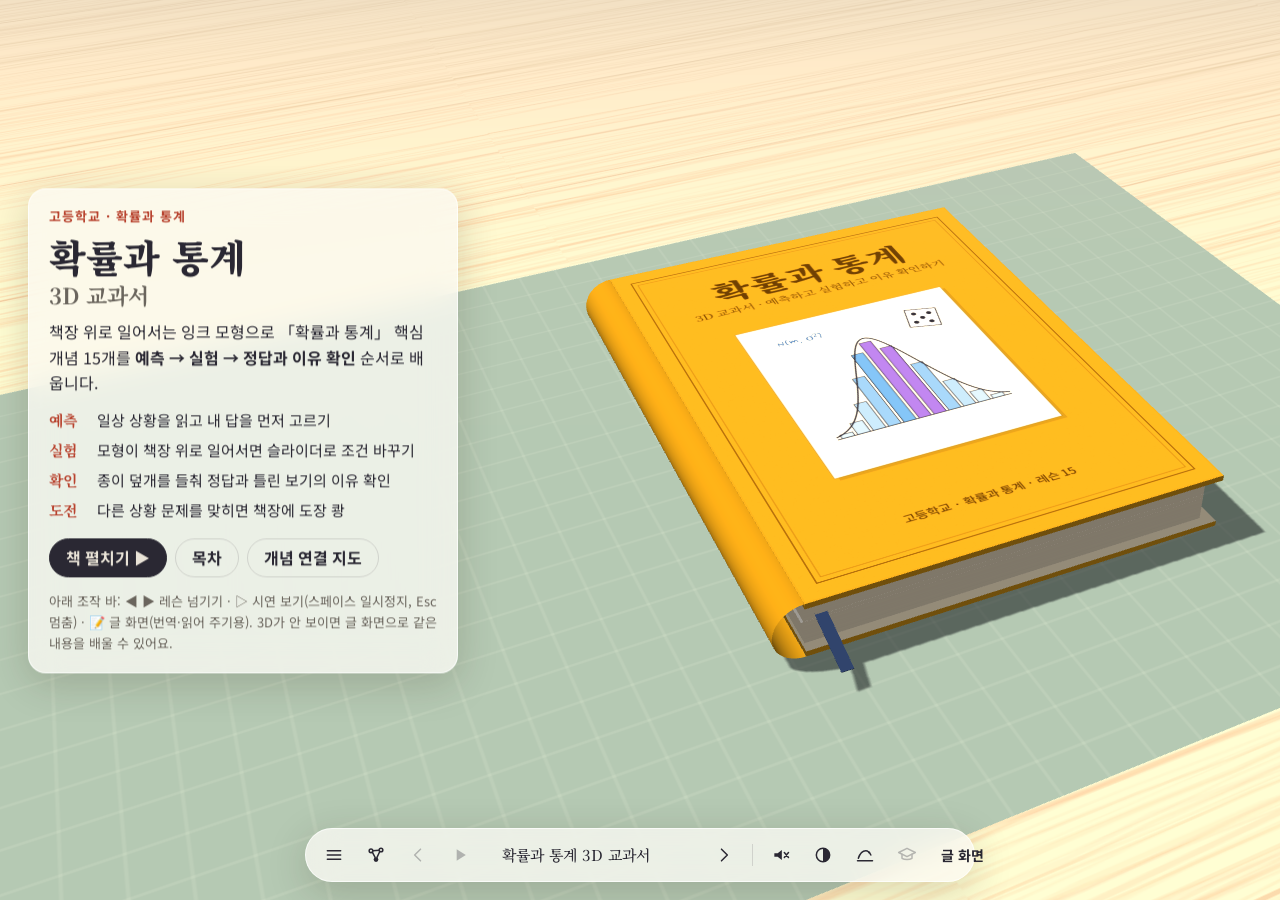
<file: index.html>
<!doctype html>
<html lang="ko">
<head>
<meta charset="utf-8">
<meta name="viewport" content="width=device-width, initial-scale=1">
<title>확률과 통계 3D 교과서</title>
<meta name="description" content="책상 위에 펼친 3D 책에서 2022 개정 교육과정 「확률과 통계」 핵심 개념 15개를 예측 → 실험 → 정답과 이유 확인 순서로 배웁니다.">
<link rel="preconnect" href="https://fonts.googleapis.com">
<link rel="preconnect" href="https://fonts.gstatic.com" crossorigin>
<link rel="stylesheet" href="https://fonts.googleapis.com/css2?family=Nanum+Pen+Script&family=Noto+Sans+KR:wght@400;500;700&family=Noto+Serif+KR:wght@400;700;900&display=swap">
<style>
:root {
  --bg: #e9e3d7; --ink: #2a2833; --muted: #6a655d; --line: rgba(42, 40, 51, .14);
  --glass: rgba(252, 250, 245, .78); --glassB: rgba(255, 255, 255, .7); --shadow: 0 10px 40px rgba(40, 30, 10, .18);
  --red: #b8432f; --blue: #2d5fa8; --gold: #d39a1a; --good: #2b8a57; --bad: #b8432f;
  --serif: "Noto Serif KR", "Nanum Myeongjo", "Batang", serif; --sans: "Noto Sans KR", "Malgun Gothic", "Apple SD Gothic Neo", sans-serif;
  --hand: "Nanum Pen Script", "Segoe Print", cursive;
  --sideW: min(390px, 34vw); --tryW: min(350px, 30vw);
}
@media (prefers-color-scheme: dark) {
  :root:not([data-theme="light"]) { --bg: #232227; --ink: #ecebf0; --muted: #aaa6b0; --line: rgba(255, 255, 255, .14); --glass: rgba(36, 35, 41, .8); --glassB: rgba(255, 255, 255, .12); --shadow: 0 10px 40px rgba(0, 0, 0, .45); --red: #e6735c; --blue: #7ea6e8; --good: #5cc48b; --bad: #e6735c; }
}
:root[data-theme="dark"] { --bg: #232227; --ink: #ecebf0; --muted: #aaa6b0; --line: rgba(255, 255, 255, .14); --glass: rgba(36, 35, 41, .8); --glassB: rgba(255, 255, 255, .12); --shadow: 0 10px 40px rgba(0, 0, 0, .45); --red: #e6735c; --blue: #7ea6e8; --good: #5cc48b; --bad: #e6735c; }

* { box-sizing: border-box; }
html, body { margin: 0; }
body { background: var(--bg); color: var(--ink); font: 16px/1.6 var(--sans); -webkit-font-smoothing: antialiased; }
button, input { font: inherit; color: inherit; }
.skip { position: absolute; left: -999px; top: 8px; z-index: 50; background: var(--ink); color: var(--bg); padding: 8px 12px; border-radius: 8px; }
.skip:focus { left: 8px; }
:focus-visible { outline: 3px solid var(--blue); outline-offset: 2px; }
[hidden] { display: none !important; }

/* ── 3D 무대 ── */
#stage3d { position: fixed; inset: 0; z-index: 0; }
#scene { width: 100%; height: 100%; display: block; touch-action: none; cursor: grab; }
#scene.drag { cursor: grabbing; }
#scene.hot { cursor: pointer; }
.loading { position: fixed; left: 50%; top: 46%; transform: translate(-50%, -50%); z-index: 1; font: 28px var(--hand); color: var(--muted); pointer-events: none; transition: opacity .6s; }
.loading.done { opacity: 0; }

/* ── 유리 패널 ── */
.glass { background: var(--glass); backdrop-filter: blur(16px) saturate(1.2); -webkit-backdrop-filter: blur(16px) saturate(1.2); border: 1px solid var(--glassB); box-shadow: var(--shadow); }
.panel { border-radius: 18px; padding: 18px 20px; position: relative; }
.kicker { margin: 0 0 6px; font: 700 13px/1.4 var(--sans); letter-spacing: .08em; color: var(--red); text-transform: uppercase; }
h1, h2, h3, h4 { font-family: var(--serif); line-height: 1.3; }
.x { position: absolute; top: 10px; right: 10px; width: 32px; height: 32px; border-radius: 50%; border: 0; background: transparent; cursor: pointer; color: var(--muted); font-size: 16px; }
.x:hover { background: var(--line); }
.row { display: flex; gap: 8px; align-items: center; }
.row.wrap { flex-wrap: wrap; }
.row.between { justify-content: space-between; }
.btn { border: 1px solid var(--line); background: transparent; border-radius: 999px; padding: 9px 16px; cursor: pointer; font-weight: 700; line-height: 1.2; }
.btn.sm { padding: 6px 12px; font-size: 14px; font-weight: 500; }
.btn.primary { background: var(--ink); color: var(--bg); border-color: var(--ink); }
.btn.primary:disabled { opacity: .35; cursor: not-allowed; }
.btn.ghost:hover { background: var(--line); }
.hint, .small { font-size: 14px; color: var(--muted); }
.lock { display: none; font-size: 14px; color: var(--muted); padding: 10px 12px; border: 1px dashed var(--line); border-radius: 12px; }

/* 표지 카드 */
.coverCard { position: fixed; left: 28px; top: 50%; transform: translateY(-54%); width: min(430px, calc(100vw - 32px)); z-index: 5; }
.coverCard h1 { margin: 2px 0 10px; font-size: 38px; font-weight: 900; }
.coverCard h1 span { display: block; font-size: 22px; font-weight: 700; color: var(--muted); }
.coverCard .lead { margin: 0 0 12px; }
.how { margin: 0 0 16px; padding: 0; list-style: none; display: grid; gap: 6px; font-size: 15px; }
.how b { display: inline-block; min-width: 44px; color: var(--red); font-family: var(--serif); }
.note { font-size: 13px; color: var(--muted); margin: 14px 0 0; }

/* 레슨 머리글: 책 화면에서는 숨김(책장에 인쇄됨) */
.lhead .concept { color: var(--muted); margin: 0 0 8px; }
.steps { display: flex; gap: 6px; padding: 0; margin: 8px 0 0; list-style: none; flex-wrap: wrap; }
.steps li { font-size: 13px; padding: 3px 10px; border-radius: 999px; border: 1px solid var(--line); color: var(--muted); }
.steps li.on { color: var(--ink); border-color: var(--ink); }
.steps li.cur { background: var(--ink); color: var(--bg); }

.situation { font-family: var(--serif); font-size: 17px; margin: 0 0 10px; }
.terms { margin: 0 0 10px; font-size: 14px; }
.terms summary { cursor: pointer; color: var(--muted); }
.terms dl { margin: 6px 0 0; display: grid; grid-template-columns: auto 1fr; gap: 4px 10px; }
.terms dt { font-weight: 700; }
.terms dd { margin: 0; }
fieldset.q { border: 0; padding: 0; margin: 0 0 12px; }
fieldset.q legend { font-family: var(--serif); font-weight: 700; font-size: 18px; margin-bottom: 8px; padding: 0; }
.opt { display: flex; gap: 10px; align-items: flex-start; padding: 9px 12px; border: 1px solid var(--line); border-radius: 12px; margin-bottom: 6px; cursor: pointer; background: rgba(255, 255, 255, .04); }
.opt:hover { border-color: var(--ink); }
.opt input { margin-top: 5px; accent-color: var(--blue); }
.opt .mark { font-family: var(--serif); color: var(--muted); }
.opt:has(input:checked) { border-color: var(--blue); box-shadow: inset 0 0 0 1px var(--blue); }
.opt:has(input:disabled) { cursor: default; }

/* 실험 */
.tryhead { display: flex; justify-content: space-between; align-items: center; }
#sliderLabel { font-weight: 700; display: block; margin-top: 4px; }
.sliderrow { display: flex; gap: 12px; align-items: center; margin: 4px 0 10px; }
.sliderrow input { flex: 1; accent-color: var(--blue); height: 28px; }
.sliderrow output { min-width: 76px; text-align: right; font: 700 20px var(--serif); color: var(--blue); }
sub, sup { font-size: .68em; line-height: 0; position: relative; vertical-align: baseline; }
/* 8차: 세로 분수와 화면 낭독용 글(화면에는 안 보이고 스크린리더만 읽음) */
.frac { display: inline-flex; flex-direction: column; align-items: center; vertical-align: middle; font-size: .84em; line-height: 1.15; margin: 0 .1em; text-align: center; }
.frac .fn { border-bottom: .08em solid currentColor; padding: 0 .15em .05em; }
.frac .fd { padding: .05em .15em 0; }
.sr { position: absolute !important; width: 1px; height: 1px; padding: 0; margin: -1px; overflow: hidden; clip: rect(0 0 0 0); white-space: nowrap; border: 0; }
sub { top: .3em; } sup { top: -.45em; }
.keybox { margin: 10px 0 4px; padding: 10px 12px; border-radius: 12px; background: rgba(242, 234, 214, .55); border: 1px solid var(--line); }
.keybox .kl { font: 700 12px var(--sans); color: var(--red); letter-spacing: .06em; }
.keybox .kf { font: 700 17px/1.5 var(--serif); }
.keybox .kx { font: 700 15px/1.5 var(--serif); color: var(--blue); }
.keybox .kx b { font: 700 12px var(--sans); margin-right: 6px; }
.readout { width: 100%; border-collapse: collapse; margin: 12px 0 8px; font-size: 14px; }
.readout caption { text-align: left; font-size: 12px; color: var(--muted); padding-bottom: 4px; }
.readout th { text-align: left; font-weight: 500; padding: 5px 6px 5px 0; border-top: 1px solid var(--line); }
.readout td { text-align: right; padding: 5px 0; border-top: 1px solid var(--line); font-family: var(--serif); white-space: nowrap; }
.readout tr.em th, .readout tr.em td { font-weight: 700; color: var(--blue); }
.legend { display: flex; flex-wrap: wrap; gap: 6px 12px; font-size: 13px; margin-bottom: 8px; }
.legend i { display: inline-block; width: 11px; height: 11px; border-radius: 50%; margin-right: 5px; vertical-align: -1px; }
.fig2d { margin: 6px 0 12px; font-size: 14px; }
.fig2d summary { cursor: pointer; color: var(--muted); }
.fig2d svg { width: 100%; height: auto; background: #fbf8f0; border-radius: 10px; margin-top: 6px; color: #2a2833; }

/* 정답·도전 */
.flapHtml { display: block; width: 100%; text-align: left; border: 0; border-radius: 12px; padding: 18px; cursor: pointer; background: repeating-linear-gradient(135deg, #f1e6cd 0 14px, #ecdfc2 14px 28px); color: #2a2833; box-shadow: 0 6px 16px rgba(0, 0, 0, .15); }
.flapHtml .ftxt { display: block; font: 700 20px var(--serif); }
.flapHtml .fsub { font-size: 14px; color: #6a655d; }
.verdict { font-weight: 700; margin: 0 0 10px; }
.verdict.good { color: var(--good); }
.verdict.bad { color: var(--bad); }
.verdict .sub { display: block; font-weight: 400; color: var(--muted); font-size: 14px; }
.ans { border-left: 4px solid var(--good); padding: 4px 0 4px 12px; margin-bottom: 10px; }
.ans h4 { margin: 0 0 4px; font-size: 17px; }
.ans p { margin: 0; }
.wrongh { font-size: 15px; margin: 12px 0 6px; }
.why { margin: 0 0 12px; padding-left: 18px; font-size: 14px; }
.why li { margin-bottom: 6px; }
.why li.mine { color: var(--bad); }
.tabs { display: flex; gap: 6px; margin: 4px 0 12px; }
.tabs button { border: 1px solid var(--line); background: transparent; border-radius: 999px; padding: 6px 14px; cursor: pointer; }
.tabs button[aria-selected="true"] { background: var(--ink); color: var(--bg); }
.notebox h4 { margin: 12px 0 4px; font-size: 15px; }
.notebox ul { margin: 0; padding-left: 18px; }
.notebox p { margin: 0; font-size: 15px; }
.srctable { width: 100%; border-collapse: collapse; font-size: 14px; }
.srctable th { text-align: left; vertical-align: top; padding: 6px 10px 6px 0; white-space: nowrap; border-top: 1px solid var(--line); }
.srctable td { padding: 6px 0; border-top: 1px solid var(--line); }

/* ── 아래 조작 바(알약) ── */
.pill { position: fixed; left: 50%; bottom: 18px; transform: translateX(-50%); z-index: 20; display: flex; align-items: center; gap: 2px; padding: 6px 8px; border-radius: 999px; max-width: calc(100vw - 16px); }
.ib { width: 40px; height: 40px; border: 0; background: transparent; border-radius: 50%; cursor: pointer; display: grid; place-items: center; flex: none; color: var(--ink); }
.ib:hover { background: var(--line); }
.ib:disabled { opacity: .3; cursor: default; }
.ib svg { width: 20px; height: 20px; fill: none; stroke: currentColor; stroke-width: 1.8; stroke-linecap: round; stroke-linejoin: round; }
.ib svg .fill { fill: currentColor; stroke: none; }
.ib[aria-pressed="true"] { background: var(--ink); color: var(--bg); }
.ib.wide { width: auto; padding: 0 12px; border-radius: 999px; font-size: 14px; font-weight: 700; }
.sep { width: 1px; height: 22px; background: var(--line); margin: 0 6px; flex: none; }
.cap { display: flex; align-items: center; gap: 10px; min-width: 220px; max-width: 420px; padding: 0 10px; font: 500 15px/1.25 var(--serif); }
.cap .num { color: var(--red); font-weight: 700; }
.cap .txt { flex: 1; overflow: hidden; text-overflow: ellipsis; display: -webkit-box; -webkit-line-clamp: 2; -webkit-box-orient: vertical; }
.cap .dots { display: flex; gap: 4px; }
.cap .dots i { width: 6px; height: 6px; border-radius: 3px; background: var(--line); transition: width .25s; }
.cap .dots i.on { width: 16px; background: var(--ink); }
.toast { position: fixed; left: 50%; bottom: 84px; transform: translate(-50%, 10px); z-index: 25; background: var(--ink); color: var(--bg); padding: 8px 16px; border-radius: 999px; font-size: 14px; opacity: 0; pointer-events: none; transition: .25s; max-width: calc(100vw - 32px); }
.toast.show { opacity: 1; transform: translate(-50%, 0); }

/* 확대·축소 버튼: 터치 화면이나 좁은 화면의 책 화면에서만 보임 */
.zoomctl { display: none; position: fixed; right: 12px; bottom: 96px; z-index: 15; flex-direction: column; gap: 2px; padding: 4px; border-radius: 999px; }
@media (pointer: coarse), (max-width: 760px) { body.book .zoomctl { display: flex; } }

/* 목차 서랍 */
.drawer { position: fixed; left: 16px; top: 16px; bottom: 84px; width: min(330px, calc(100vw - 32px)); z-index: 30; border-radius: 18px; padding: 16px 18px; overflow: auto; }
.drawer h2 { margin: 0; font-size: 20px; }
.drawer h3 { font: 700 13px var(--sans); color: var(--red); margin: 14px 0 4px; letter-spacing: .04em; }
.drawer ol { margin: 0; padding: 0; list-style: none; }
.drawer a { display: flex; gap: 8px; align-items: center; padding: 6px 8px; border-radius: 10px; color: inherit; text-decoration: none; font-family: var(--serif); }
.drawer a:hover { background: var(--line); }
.drawer a[aria-current] { background: var(--ink); color: var(--bg); }
.drawer .num { width: 22px; color: var(--muted); font-family: var(--sans); font-size: 13px; }
.drawer a[aria-current] .num { color: inherit; }
.drawer .st { margin-left: auto; color: var(--red); font-family: var(--hand); font-size: 20px; }
.tocCover { margin-top: 8px; }

.foot { display: none; }

/* ═════ 책 화면(3D) ═════ */
body.book { overflow: hidden; height: 100vh; }
body.book .lhead { position: absolute; width: 1px; height: 1px; overflow: hidden; clip: rect(0 0 0 0); }
body.book .panel.side, body.book .panel.try { position: fixed; z-index: 10; overflow: auto; overscroll-behavior: contain; }
body.book .panel.side { left: 20px; top: 20px; width: var(--sideW); max-height: calc(100vh - 110px); }
body.book .panel.side.wide { width: min(480px, 42vw); }
body.book .panel.try { right: 20px; top: 20px; width: var(--tryW); max-height: calc(100vh - 110px); }
body.book .panel.side:not(.open), body.book .panel.try:not(.open) { display: none; }
body.book .panel.try.min .tryfold { display: none; }
body.book .panel.try.min { width: auto; padding: 10px 14px; }
body.book .flapHtml { display: none; }
body.book .panel.open { animation: pop .35s cubic-bezier(.2, .9, .3, 1.2); }
@keyframes pop { from { opacity: 0; transform: translateY(10px) scale(.98); } }
body.still .panel.open { animation: none; }
body.book #cover.away { display: none; }

/* ═════ 글 화면(Text version) ═════ */
body.text #stage3d, body.text .loading { display: none; }
body.text main { max-width: 760px; margin: 0 auto; padding: 24px 16px 120px; }
body.text .coverCard { position: static; transform: none; width: auto; margin-bottom: 18px; }
body.text #cover.away { display: none; }
body.text .panel { margin-bottom: 16px; background: var(--glass); }
body.text .x, body.text #btnTryMin, body.text #btnToFlap { display: none; }
body.text .lhead h1 { font-size: 34px; margin: 4px 0 6px; }
body.text .lock { display: block; }
body.text [data-locked] .body, body.text [data-locked] .flapHtml, body.text [data-locked] #answerBox, body.text [data-locked] #ansNext { display: none; }
body.text .foot { display: block; font-size: 13px; color: var(--muted); }
body.text .panel:not([data-locked]) .lock { display: none; }
body.book .lock { display: none; }

/* ── 9차: 개념 연결 지도 ── */
.graphPanel { position: fixed; left: 50%; top: 16px; bottom: 84px; transform: translateX(-50%); width: min(1120px, calc(100vw - 32px)); z-index: 31; border-radius: 18px; padding: 14px 18px 10px; background: var(--bg); display: flex; flex-direction: column; gap: 8px; }
.ghead { position: relative; padding-right: 40px; display: flex; flex-wrap: wrap; align-items: baseline; gap: 4px 16px; }
.ghead .kicker { margin: 0; }
.ghead h2 { margin: 0; font-size: 20px; }
.glegend { margin: 0; font-size: 13px; color: var(--muted); display: flex; flex-wrap: wrap; align-items: center; gap: 4px 6px; }
.glegend .lg { width: 11px; height: 11px; border-radius: 50%; display: inline-block; margin-left: 6px; }
.lg.u0 { background: var(--blue); } .lg.u1 { background: var(--red); } .lg.u2 { background: var(--gold); }
.lg.c { border: 2px solid var(--muted); background: var(--bg); } .lg.d { border: 2px solid var(--good); }
.ghead .x { top: -4px; right: -6px; }
.gbody { flex: 1; min-height: 0; display: grid; grid-template-columns: minmax(0, 1fr) 290px; gap: 14px; }
.gsvg { width: 100%; height: 100%; display: block; touch-action: none; user-select: none; -webkit-user-select: none; border-radius: 12px; background: var(--line); }
.ginfo { overflow: auto; font-size: 14px; line-height: 1.55; padding-right: 4px; }
.ginfo h3 { margin: 0 0 6px; font-size: 18px; }
.ginfo p { margin: 0 0 8px; }
.gnb { margin: 0 0 10px; padding-left: 18px; }
.gnb li { margin: 3px 0; }
.glink { border: 0; background: none; padding: 0; color: var(--blue); font-weight: 700; text-decoration: underline; cursor: pointer; }
.glist { font-size: 14px; max-height: 32vh; overflow: auto; }
.glist summary { cursor: pointer; color: var(--muted); }
.glist h4 { margin: 8px 0 2px; font-size: 14px; color: var(--red); }
.glist ul { margin: 0; padding-left: 18px; }
.glist a { color: var(--blue); font-weight: 700; }
.ge { stroke: var(--muted); stroke-opacity: .32; stroke-width: 1.2; transition: stroke-opacity .2s; }
.ge.ll { stroke-opacity: .5; stroke-width: 1.6; }
.gn { cursor: pointer; outline: none; }
.gn .dot { stroke: var(--bg); stroke-width: 2; transition: opacity .2s; }
.gn.u0 .dot { fill: var(--blue); } .gn.u1 .dot { fill: var(--red); } .gn.u2 .dot { fill: var(--gold); }
.gn.concept .dot { fill: var(--bg); stroke: var(--muted); stroke-width: 2.2; }
.gn .ring { fill: none; stroke: none; stroke-width: 2.5; }
.gn.done .ring { stroke: var(--good); }
.gn.cur .ring { stroke: var(--ink); stroke-dasharray: 3 3; }
.gn:focus-visible .ring, .gn.me .ring { stroke: var(--blue); stroke-dasharray: none; }
.gl { font: 600 14px var(--serif); fill: var(--ink); paint-order: stroke; stroke: var(--bg); stroke-width: 4px; stroke-linejoin: round; pointer-events: none; transition: opacity .2s; }
.gn.concept .gl { font: 500 12px var(--sans); fill: var(--muted); }
.gsvg.hl .gn:not(.me):not(.nb) .dot, .gsvg.hl .gn:not(.me):not(.nb) .gl { opacity: .18; }
.gsvg.hl .ge { stroke-opacity: .07; }
.gsvg.hl .ge.on { stroke: var(--ink); stroke-opacity: .85; stroke-width: 2; }
body.still .ge, body.still .gn .dot, body.still .gl { transition: none; }

/* ── 좁은 화면: 패널은 아래에서 올라오는 시트 ── */
@media (max-width: 760px) {
  body.book .panel.side, body.book .panel.try, body.book .panel.side.wide { left: 8px; right: 8px; top: auto; bottom: 74px; width: auto; max-height: 42vh; border-radius: 16px; }
  body.book .zoomctl { top: 12px; bottom: auto; right: 10px; }
  .coverCard { left: 8px; right: 8px; top: auto; bottom: 74px; transform: none; width: auto; max-height: 60vh; overflow: auto; }
  .coverCard h1 { font-size: 28px; }
  .how { display: none; }
  .pill { bottom: 8px; padding: 4px; left: 8px; right: 8px; transform: none; }
  .ib { width: 36px; height: 36px; }
  .cap { min-width: 0; flex: 1; font-size: 13px; padding: 0 4px; }
  .cap .dots { display: none; }
  #btnTheme, #btnTeach, .sep { display: none; }
  .toast { bottom: 64px; }
  .graphPanel { top: 8px; bottom: 66px; width: calc(100vw - 16px); padding: 10px 12px 8px; }
  .gbody { grid-template-columns: minmax(0, 1fr); grid-template-rows: minmax(0, 1fr) auto; }
  .ginfo { max-height: 24vh; font-size: 13px; }
  .glegend { font-size: 12px; }
}
@media (prefers-reduced-motion: reduce) { .panel.open { animation: none !important; } }

</style>
</head>
<body>
<a class="skip" href="#main">본문으로 건너뛰기</a>

<div id="stage3d">
  <canvas id="scene" tabindex="0" role="img" aria-label="책상 위에 놓인 확률과 통계 3D 교과서. 끌어서 시점을 돌리고, 휠로 확대·축소할 수 있어요."></canvas>
</div>
<p class="loading" id="loading" role="status">책을 꺼내는 중…</p>
<!-- 터치 화면·좁은 화면용 확대·축소 버튼 (두 손가락으로도 됨) -->
<div class="zoomctl glass" id="zoomCtl" role="group" aria-label="3D 확대·축소">
  <button type="button" class="ib" id="zIn" aria-label="확대"><svg viewBox="0 0 24 24" aria-hidden="true"><path d="M12 5v14M5 12h14"/></svg></button>
  <button type="button" class="ib" id="zOut" aria-label="축소"><svg viewBox="0 0 24 24" aria-hidden="true"><path d="M5 12h14"/></svg></button>
  <button type="button" class="ib" id="zHome" aria-label="시점 처음으로"><svg viewBox="0 0 24 24" aria-hidden="true"><path d="M4 12a8 8 0 1 0 3-6.2M4 4v5h5"/></svg></button>
</div>

<main id="main">
  <!-- 표지 카드 -->
  <section id="cover" class="glass panel coverCard" aria-labelledby="coverH">
    <p class="kicker">고등학교 · 확률과 통계</p>
    <h1 id="coverH">확률과 통계 <span>3D 교과서</span></h1>
    <p class="lead">책장 위로 일어서는 잉크 모형으로 「확률과 통계」 핵심 개념 15개를 <b>예측 → 실험 → 정답과 이유 확인</b> 순서로 배웁니다.</p>
    <ol class="how">
      <li><b>예측</b> 일상 상황을 읽고 내 답을 먼저 고르기</li>
      <li><b>실험</b> 모형이 책장 위로 일어서면 슬라이더로 조건 바꾸기</li>
      <li><b>확인</b> 종이 덮개를 들춰 정답과 틀린 보기의 이유 확인</li>
      <li><b>도전</b> 다른 상황 문제를 맞히면 책장에 도장 쾅</li>
    </ol>
    <div class="row wrap">
      <button type="button" class="btn primary" id="btnOpen">책 펼치기 ▶</button>
      <button type="button" class="btn ghost" id="btnCoverToc">목차</button>
      <button type="button" class="btn ghost" id="btnCoverGraph">개념 연결 지도</button>
    </div>
    <p class="note">아래 조작 바: ◀ ▶ 레슨 넘기기 · ▷ 시연 보기(스페이스 일시정지, Esc 멈춤) · 📝 글 화면(번역·읽어 주기용). 3D가 안 보이면 글 화면으로 같은 내용을 배울 수 있어요.</p>
  </section>

  <!-- 레슨 -->
  <article id="lesson" hidden aria-labelledby="lTitle">
    <header class="lhead">
      <p class="kicker" id="unitTag"></p>
      <h1 id="lTitle" tabindex="-1"></h1>
      <p class="concept" id="lConcept"></p>
      <ol class="steps" id="steps" aria-label="학습 단계"><li>예측</li><li>실험</li><li>정답</li><li>도전</li><li>완료</li></ol>
    </header>

    <section id="pPredict" class="glass panel side" aria-labelledby="hPred">
      <button type="button" class="x" data-close aria-label="창 닫기">✕</button>
      <p class="kicker" id="hPred">① 예측</p>
      <p class="situation" id="situation"></p>
      <details class="terms"><summary>용어 풀이</summary><dl id="terms"></dl></details>
      <fieldset class="q"><legend id="predQ"></legend><div id="predOpts"></div></fieldset>
      <div class="row wrap"><button type="button" class="btn primary" id="btnStart" disabled>이 답으로 실험 시작 ▶</button><span class="hint" id="startHint" role="status"></span></div>
    </section>

    <section id="pTry" class="glass panel try" aria-labelledby="hTry">
      <div class="lock" data-lock>먼저 예측을 고르고 <b>실험 시작</b>을 누르면 열려요.</div>
      <div class="body">
        <div class="tryhead"><p class="kicker" id="hTry">② 실험</p><button type="button" class="btn ghost sm" id="btnTryMin" aria-expanded="true">접기</button></div>
        <div class="tryfold" id="tryFold">
          <label for="slider" id="sliderLabel"></label>
          <div class="sliderrow"><input type="range" id="slider"><output id="sliderOut" for="slider" aria-live="polite"></output></div>
          <div class="row wrap">
            <button type="button" class="btn ghost sm" id="btnReset">↺ 처음으로</button>
            <button type="button" class="btn ghost sm" id="btnPause" aria-pressed="false">⏸ 움직임 멈춤</button>
            <span id="actions" class="row wrap"></span>
          </div>
          <div class="keybox" id="keyBox" aria-live="polite"></div>
          <table class="readout" aria-live="polite"><caption>계산 결과</caption><tbody id="readout"></tbody></table>
          <div class="legend" id="legend"></div>
          <details class="fig2d"><summary>2D 그림과 생략한 조건</summary><svg id="svgFig" viewBox="0 0 420 220" role="img" aria-label=""></svg><p class="small" id="omitted"></p></details>
          <div class="row"><button type="button" class="btn primary" id="btnToFlap">덮개 들춰 정답 보기 ▶</button></div>
        </div>
      </div>
    </section>

    <section id="pAnswer" class="glass panel side" aria-labelledby="hAns">
      <button type="button" class="x" data-close aria-label="창 닫기">✕</button>
      <p class="kicker" id="hAns">③ 정답과 이유</p>
      <div class="lock" data-lock>실험을 시작하면 정답 덮개를 들출 수 있어요.</div>
      <button type="button" class="flapHtml" id="btnReveal"><span class="ftxt">종이 덮개를 들춰 정답 보기</span><span class="fsub">내 예측을 정했다면 눌러 보세요.</span></button>
      <div id="answerBox" aria-live="polite"></div>
      <div class="row wrap" id="ansNext" hidden>
        <button type="button" class="btn primary" id="btnToApply">도전 문제 풀기 ▶</button>
        <button type="button" class="btn ghost sm" data-teacher="t">교사용 노트</button>
        <button type="button" class="btn ghost sm" data-teacher="s">근거·출처</button>
      </div>
    </section>

    <section id="pApply" class="glass panel side" aria-labelledby="hApp">
      <button type="button" class="x" data-close aria-label="창 닫기">✕</button>
      <p class="kicker" id="hApp">④ 도전 — 다른 상황에 적용하기</p>
      <div class="lock" data-lock>정답 덮개를 들추면 도전 문제가 열려요.</div>
      <div class="body">
        <fieldset class="q"><legend id="aQ"></legend><div id="aOpts"></div></fieldset>
        <div class="row"><button type="button" class="btn primary" id="btnCheck" disabled>확인하기</button></div>
        <div id="aResult" hidden aria-live="polite"></div>
      </div>
    </section>

    <section id="pTeacher" class="glass panel side wide" aria-labelledby="hTea">
      <button type="button" class="x" data-close aria-label="창 닫기">✕</button>
      <p class="kicker" id="hTea">교사용 노트 · 근거와 출처</p>
      <div class="lock" data-lock>정답 덮개를 들추면 열려요.</div>
      <div class="body">
        <div class="tabs" role="tablist"><button type="button" role="tab" id="tabT" aria-selected="true" aria-controls="teacherBox">교사용 노트</button><button type="button" role="tab" id="tabS" aria-selected="false" aria-controls="sourceBox">근거·출처</button></div>
        <div id="teacherBox" role="tabpanel" aria-labelledby="tabT"></div>
        <div id="sourceBox" role="tabpanel" aria-labelledby="tabS" hidden></div>
      </div>
    </section>
  </article>

  <footer class="foot" id="foot">
    <p>3D 장면은 이해를 돕기 위한 단순한 모형입니다. 내용은 2022 개정 교육과정 「확률과 통계」(교육부 고시 제2022-33호)의 성취기준과 용어·기호를 기준으로 했습니다. 상황·수치·문제는 모두 이 교재가 새로 만든 가상의 것이며 특정 교과서의 예제·문제를 옮기지 않았습니다. 책상 위 3D 책의 연출(예측 → 실험 → 정답과 이유 확인, 정답 덮개, 도장, 교사용 노트·출처)은 Techartist의 Every Joule에서 아이디어를 얻었으며, 그 책의 코드·그림·글은 사용하지 않았습니다.</p>
  </footer>
</main>

<nav id="toc" class="glass drawer" aria-label="목차" hidden>
  <div class="row between"><h2>목차</h2><button type="button" class="x" id="tocClose" aria-label="목차 닫기">✕</button></div>
  <a href="#/" class="tocCover">표지</a>
  <div id="tocList"></div>
</nav>

<section id="graph" class="glass graphPanel" role="dialog" aria-labelledby="graphH" hidden>
  <div class="ghead"><p class="kicker">연결</p><h2 id="graphH">개념 연결 지도</h2>
    <p class="glegend" aria-hidden="true"><span class="lg u0"></span>경우의 수 <span class="lg u1"></span>확률 <span class="lg u2"></span>통계 <span class="lg c"></span>공통 개념 <span class="lg d"></span>도장 받은 레슨</p>
    <button type="button" class="x" id="graphClose" aria-label="연결 지도 닫기">✕</button></div>
  <div class="gbody"><svg id="gSvg" class="gsvg" role="group" aria-label="레슨과 공통 개념을 선으로 이은 지도. 레슨 점을 누르면 그 레슨으로 들어갑니다."></svg><div class="ginfo" id="gInfo" aria-live="polite"></div></div>
  <details class="glist"><summary>목록으로 보기</summary><div id="gList"></div></details>
</section>

<div class="pill glass" id="pill" role="toolbar" aria-label="책 조작">
  <button type="button" class="ib" id="btnToc" aria-label="목차" aria-expanded="false" aria-controls="toc"><svg viewBox="0 0 24 24" aria-hidden="true"><path d="M4 7h16M4 12h16M4 17h16"/></svg></button>
  <button type="button" class="ib" id="btnGraph" aria-label="개념 연결 지도" aria-expanded="false" aria-controls="graph"><svg viewBox="0 0 24 24" aria-hidden="true"><path d="M7.6 8.6l3.3 6.2M16.4 8.1l-3.2 6.7M8.3 6.8l7.4-.6"/><circle cx="6" cy="7" r="2.2"/><circle cx="18" cy="6" r="2.2"/><circle cx="12" cy="17.5" r="2.8" class="fill"/></svg></button>
  <button type="button" class="ib" id="btnPrev" aria-label="이전 레슨"><svg viewBox="0 0 24 24" aria-hidden="true"><path d="M15 5l-7 7 7 7"/></svg></button>
  <button type="button" class="ib" id="btnDemo" aria-label="시연 보기" aria-pressed="false"><svg viewBox="0 0 24 24" aria-hidden="true" id="icoDemo"><path d="M8 5l11 7-11 7z" class="fill"/></svg></button>
  <div class="cap" id="cap" role="status" aria-live="polite"><span class="num" id="capNum"></span><span class="txt" id="capTxt">표지</span><span class="dots" id="capDots" aria-hidden="true"></span></div>
  <button type="button" class="ib" id="btnNext" aria-label="다음 레슨"><svg viewBox="0 0 24 24" aria-hidden="true"><path d="M9 5l7 7-7 7"/></svg></button>
  <span class="sep" aria-hidden="true"></span>
  <button type="button" class="ib" id="btnSound" aria-label="소리 켜기" aria-pressed="false"><svg viewBox="0 0 24 24" aria-hidden="true"><path d="M4 10h4l5-4v12l-5-4H4z" class="fill"/><path id="sndWave" d="M16 9l5 6M21 9l-5 6"/></svg></button>
  <button type="button" class="ib" id="btnTheme" aria-label="밝게/어둡게"><svg viewBox="0 0 24 24" aria-hidden="true"><circle cx="12" cy="12" r="8"/><path d="M12 4a8 8 0 0 1 0 16z" class="fill"/></svg></button>
  <button type="button" class="ib" id="btnStill" aria-label="움직임 줄이기" aria-pressed="false"><svg viewBox="0 0 24 24" aria-hidden="true"><path d="M4 16c2-6 6-9 9-9s5 3 6 5M3 19h18"/><circle cx="17" cy="9" r="1.2" class="fill"/></svg></button>
  <button type="button" class="ib" id="btnTeach" aria-label="교사용 노트"><svg viewBox="0 0 24 24" aria-hidden="true"><path d="M2 9l10-5 10 5-10 5z"/><path d="M6 11v5c3 2 9 2 12 0v-5"/></svg></button>
  <button type="button" class="ib wide" id="btnMode" aria-label="글 화면으로 바꾸기"><span id="modeTxt">글 화면</span></button>
</div>
<p class="toast" id="toast" role="status" aria-live="polite"></p>
<noscript><p style="padding:16px">이 페이지는 JavaScript가 필요합니다.</p></noscript>

<script>
/* lib.js — 수학 계산, 난수, SVG 도우미 (화면과 무관한 순수 함수) */
var MX = (function () {
  var fact = function (n) { var r = 1; for (var i = 2; i <= n; i++) r *= i; return r; };
  var nPr = function (n, r) { var x = 1; for (var i = 0; i < r; i++) x *= (n - i); return x; };
  var nCr = function (n, r) {
    if (r < 0 || r > n) return 0;
    r = Math.min(r, n - r);
    var x = 1;
    for (var i = 1; i <= r; i++) x = x * (n - r + i) / i;
    return Math.round(x);
  };
  var nHr = function (n, r) { return nCr(n + r - 1, r); };
  var gcd = function (a, b) { return b ? gcd(b, a % b) : Math.abs(a); };
  /* 기약분수 문자열 */
  var frac = function (n, d) {
    var g = gcd(n, d) || 1; n /= g; d /= g;
    return d === 1 ? String(n) : n + '/' + d;
  };
  /* 오차함수 (Abramowitz–Stegun 7.1.26, 오차 1.5e-7) */
  var erf = function (x) {
    var s = x < 0 ? -1 : 1; x = Math.abs(x);
    var t = 1 / (1 + 0.3275911 * x);
    var y = 1 - (((((1.061405429 * t - 1.453152027) * t) + 1.421413741) * t - 0.284496736) * t + 0.254829592) * t * Math.exp(-x * x);
    return s * y;
  };
  var Phi = function (z) { return 0.5 * (1 + erf(z / Math.SQRT2)); };      /* 표준정규분포의 누적확률 */
  var pdf = function (x, m, s) { return Math.exp(-0.5 * Math.pow((x - m) / s, 2)) / (s * Math.sqrt(2 * Math.PI)); };
  var binom = function (n, p, r) { return nCr(n, r) * Math.pow(p, r) * Math.pow(1 - p, n - r); };
  /* 시작값이 같으면 항상 같은 결과를 내는 난수 (mulberry32) */
  var rng = function (seed) {
    var a = (seed >>> 0) || 1;
    return function () {
      a = (a + 0x6D2B79F5) >>> 0;
      var t = a;
      t = Math.imul(t ^ (t >>> 15), t | 1);
      t ^= t + Math.imul(t ^ (t >>> 7), t | 61);
      return ((t ^ (t >>> 14)) >>> 0) / 4294967296;
    };
  };
  var normal = function (rand) {
    var u = 0, v = 0;
    while (u === 0) u = rand();
    v = rand();
    return Math.sqrt(-2 * Math.log(u)) * Math.cos(2 * Math.PI * v);
  };
  /* 0..n-1 중 r개를 고르는 조합을 모두 (사전식) */
  var combos = function (n, r) {
    var out = [], cur = [];
    (function rec(s) {
      if (cur.length === r) { out.push(cur.slice()); return; }
      for (var i = s; i < n; i++) { cur.push(i); rec(i + 1); cur.pop(); }
    })(0);
    return out;
  };
  var fx = function (x, d) { return Number(x).toFixed(d === undefined ? 4 : d); };
  var clamp = function (x, a, b) { return Math.max(a, Math.min(b, x)); };
  return { fact: fact, nPr: nPr, nCr: nCr, nHr: nHr, gcd: gcd, frac: frac, erf: erf, Phi: Phi, pdf: pdf, binom: binom, rng: rng, normal: normal, combos: combos, fx: fx, clamp: clamp };
})();

/* 색 팔레트 (3D와 2D에서 함께 사용) */
var COL = { red: '#e4572e', blue: '#2e86de', green: '#2bb673', amber: '#f2a516', purple: '#8e5bd9', gray: '#8a8f98', teal: '#17a2b8', pink: '#e0529c', ink: '#2b2a33' };
var PAL = [COL.blue, COL.green, COL.amber, COL.purple, COL.pink, COL.teal, COL.red, COL.gray];

/* SVG 조각 만들기 */
var SV = (function () {
  var f = function (x) { return Math.round(x * 100) / 100; };
  var t = function (x, y, s, o) {
    o = o || {};
    /* 8차: 분수(a/b)가 있으면 세로 분수로 그림 (math.js; 검산처럼 math.js 없이 불러도 그대로 동작) */
    if (typeof MATH !== 'undefined' && MATH.hasFrac(String(s))) return MATH.svgText(x, y, String(s), o);
    return '<text x="' + f(x) + '" y="' + f(y) + '" font-size="' + (o.size || 12) + '" text-anchor="' + (o.anchor || 'middle') + '" fill="' + (o.fill || 'currentColor') + '"' + (o.weight ? ' font-weight="' + o.weight + '"' : '') + '>' + s + '</text>';
  };
  var c = function (x, y, r, fill, o) {
    o = o || {};
    return '<circle cx="' + f(x) + '" cy="' + f(y) + '" r="' + f(r) + '" fill="' + (fill || 'none') + '" stroke="' + (o.stroke || 'none') + '" stroke-width="' + (o.w || 1) + '"' + (o.op ? ' opacity="' + o.op + '"' : '') + '/>';
  };
  var r = function (x, y, w, h, fill, o) {
    o = o || {};
    return '<rect x="' + f(x) + '" y="' + f(y) + '" width="' + f(w) + '" height="' + f(Math.max(h, 0)) + '" rx="' + (o.rx || 0) + '" fill="' + (fill || 'none') + '" stroke="' + (o.stroke || 'none') + '" stroke-width="' + (o.w || 1) + '"' + (o.op ? ' opacity="' + o.op + '"' : '') + '/>';
  };
  var l = function (x1, y1, x2, y2, stroke, w, dash) {
    return '<line x1="' + f(x1) + '" y1="' + f(y1) + '" x2="' + f(x2) + '" y2="' + f(y2) + '" stroke="' + (stroke || 'currentColor') + '" stroke-width="' + (w || 1) + '"' + (dash ? ' stroke-dasharray="' + dash + '"' : '') + '/>';
  };
  var p = function (d, fill, stroke, w, op) {
    return '<path d="' + d + '" fill="' + (fill || 'none') + '" stroke="' + (stroke || 'none') + '" stroke-width="' + (w || 1) + '"' + (op ? ' opacity="' + op + '"' : '') + '/>';
  };
  return { f: f, t: t, c: c, r: r, l: l, p: p };
})();

if (typeof module !== 'undefined') module.exports = { MX: MX, COL: COL, PAL: PAL, SV: SV };

/* math.js — 수식 표시 공통 도우미 (8차)
   · 분수: 글 속의 a/b(공백 없이 붙은 것)를 찾아 세로 분수(분자 위·분모 아래)로 그림
           예) 1/6, (r−1)/(r+4) → 분자 r−1·분모 r+4 (묶음 괄호는 뺌), P(A∩B)/P(A), σ/√n, n!/(p!q!⋯r!)
           띄어 쓴 “3.5 / 1.708”처럼 앞뒤에 공백이 있는 / 는 분수가 아님
   · 화면 낭독: 위첨자·아래첨자·분수·조합 기호를 “3의 세제곱”, “6분의 1”, “5개 중 2개를 택하는 조합의 수”처럼 읽히게
   책장(캔버스)은 pages.js, 패널(HTML)은 html(), 2D 그림(SVG)은 svgText()를 씀 */
var MATH = (function () {
  var SUBC = '₀₁₂₃₄₅₆₇₈₉₊₋₌₍₎ₐₑₒₓₕₖₗₘₙₚₛₜᵢⱼᵣᵤᵥ', SUBN = '0123456789+−=()aeoxhklmnpstijruv';
  var SUPC = '⁰¹²³⁴⁵⁶⁷⁸⁹⁺⁻⁼⁽⁾ⁿⁱʳᶜˣᵏᵃᵇ', SUPN = '0123456789+−=()nircxkab';
  var HAT = '̂', BAR = '̄';

  /* 분수의 분자·분모가 될 수 있는 글자: 영문·숫자·소수점·!·그리스 문자·첨자·⋯·모자(̂)·막대(̄) */
  function atomCh(ch) { return !!ch && (/[0-9A-Za-z.!σπμ⋯]/.test(ch) || SUBC.indexOf(ch) >= 0 || SUPC.indexOf(ch) >= 0 || ch === HAT || ch === BAR); }
  function matchBack(s, i) { var dep = 0; for (var j = i; j >= 0; j--) { if (s[j] === ')') dep++; else if (s[j] === '(') { dep--; if (dep === 0) return j; } } return -1; }
  function matchFwd(s, i) { var dep = 0; for (var j = i; j < s.length; j++) { if (s[j] === '(') dep++; else if (s[j] === ')') { dep--; if (dep === 0) return j; } } return -1; }

  /* 분자: / 바로 앞 덩어리 → {start, text} */
  function numerator(s, i) {
    var j = i - 1, start, txt;
    if (s[j] === ')') {
      var o = matchBack(s, j); if (o < 0) return null;
      var k = o; while (k > 0 && /[A-Za-zσ]/.test(s[k - 1])) k--;      /* P(A∩B), n(A)처럼 이름이 붙은 괄호는 그대로 */
      if (k < o) { start = k; txt = s.slice(k, j + 1); } else { start = o; txt = s.slice(o + 1, j); }   /* 묶음 괄호는 뺌 */
    } else {
      var k2 = i; while (k2 > 0 && atomCh(s[k2 - 1])) k2--;
      if (k2 === i) return null;
      if (k2 > 0 && s[k2 - 1] === '√') k2--;
      start = k2; txt = s.slice(k2, i);
    }
    return txt ? { start: start, text: txt } : null;
  }
  /* 분모: / 바로 뒤 덩어리 → {end(다음 글자 위치), text} */
  function denominator(s, i) {
    var j = i + 1, end, txt, root = '';
    if (s[j] === '√') { root = '√'; j++; }
    if (s[j] === '(') {
      var c = matchFwd(s, j); if (c < 0) return null;
      txt = root ? '√' + s.slice(j, c + 1) : s.slice(j + 1, c); end = c + 1;     /* √(…)는 괄호를 남기고, 묶음 괄호는 뺌 */
    } else {
      var k = j; while (k < s.length && atomCh(s[k])) k++;
      if (k === j) return null;
      if (s[k] === '(' && /[A-Za-z]$/.test(s.slice(j, k))) { var c2 = matchFwd(s, k); if (c2 > 0) k = c2 + 1; }   /* n(S), P(A) */
      txt = root + s.slice(j, k); end = k;
    }
    return txt ? { end: end, text: txt } : null;
  }
  /* 글 → [{t:'s', s:글}, {t:'f', n:분자, d:분모}, …] */
  function segments(s) {
    s = String(s); var out = [], last = 0;
    for (var i = 1; i < s.length - 1; i++) {
      if (s[i] !== '/' || /\s/.test(s[i - 1]) || /\s/.test(s[i + 1]) || s[i - 1] === '<' || s[i + 1] === '>') continue;
      var n = numerator(s, i), d = n && denominator(s, i);
      if (!n || !d || n.start < last) continue;
      if (n.start > last) out.push({ t: 's', s: s.slice(last, n.start) });
      out.push({ t: 'f', n: n.text, d: d.text });
      last = d.end; i = d.end - 1;
    }
    if (last < s.length) out.push({ t: 's', s: s.slice(last) });
    return out;
  }
  function hasFrac(s) { return segments(s).some(function (g) { return g.t === 'f'; }); }

  /* ── 화면 낭독용 문장 ── */
  var mapCh = function (str, from, to) { return str.split('').map(function (ch) { return to[from.indexOf(ch)]; }).join(''); };
  var reSub = new RegExp('[' + SUBC + ']+', 'g'), reSup = new RegExp('[' + SUPC + ']+', 'g');
  var reComb = new RegExp('([' + SUBC + ']+)([CPΠH])([' + SUBC + ']+)', 'g');
  var COMB = { C: '조합', P: '순열', 'Π': '중복순열', H: '중복조합' };
  function power(m) { return m === 'c' ? '의 여사건' : m === '2' ? '의 제곱' : m === '3' ? '의 세제곱' : m === '4' ? '의 네제곱' : '의 ' + m + '제곱'; }
  function combRead(a, k, b) { return mapCh(a, SUBC, SUBN) + '개 중 ' + mapCh(b, SUBC, SUBN) + '개를 택하는 ' + COMB[k] + '의 수'; }
  function readPart(s) {
    return String(s).replace(reComb, function (m, a, k, b) { return ' ' + combRead(a, k, b) + ' '; })
      .replace(/([A-Za-z])̂/g, '$1 햇').replace(/([A-Za-z])̄/g, '$1 바')
      .replace(reSup, function (m) { return power(mapCh(m, SUPC, SUPN)); })
      .replace(reSub, function (m) { return ' ' + mapCh(m, SUBC, SUBN); })
      .replace(/√/g, '루트 ');
  }
  /* 분수까지 포함한 전체 읽기 */
  function read(s) {
    return segments(s).map(function (g) { return g.t === 's' ? readPart(g.s) : ' ' + readPart(g.d) + '분의 ' + readPart(g.n) + ' '; }).join('').replace(/\s+/g, ' ');
  }

  /* ── HTML: 보이는 수식은 aria-hidden, 낭독용 글은 .sr (화면에는 안 보임) ── */
  function esc(t) { return String(t).replace(/&/g, '&amp;').replace(/</g, '&lt;').replace(/>/g, '&gt;'); }
  /* “기호 ₙΠᵣ로 나타내며”처럼 기호 이름을 말할 때는 뜻풀이 대신 “n 파이 r”로 읽음 */
  var SYM = { C: '씨', P: '피', 'Π': '파이', H: '에이치' };
  var reSym = new RegExp('기호 ([' + SUBC + ']+)([CPΠH])([' + SUBC + ']+)', 'g');
  function subsup(s) {
    return String(s)
      .replace(reSym, function (m, a, k, b) { return '기호 <span aria-hidden="true"><sub>' + mapCh(a, SUBC, SUBN) + '</sub>' + k + '<sub>' + mapCh(b, SUBC, SUBN) + '</sub></span><span class="sr">' + mapCh(a, SUBC, SUBN) + ' ' + SYM[k] + ' ' + mapCh(b, SUBC, SUBN) + '</span>'; })
      .replace(reComb, function (m, a, k, b) { return '<span aria-hidden="true"><sub>' + mapCh(a, SUBC, SUBN) + '</sub>' + k + '<sub>' + mapCh(b, SUBC, SUBN) + '</sub></span><span class="sr">' + combRead(a, k, b) + '</span>'; })
      .replace(/([A-Za-z])([̂̄])/g, function (m, a, k) { return '<span aria-hidden="true">' + m + '</span><span class="sr">' + a + (k === HAT ? ' 햇' : ' 바') + '</span>'; })
      .replace(reSup, function (m) { var t = mapCh(m, SUPC, SUPN); return '<sup aria-hidden="true">' + t + '</sup><span class="sr">' + power(t) + '</span>'; })
      .replace(reSub, function (m) { var t = mapCh(m, SUBC, SUBN); return '<sub aria-hidden="true">' + t + '</sub><span class="sr"> ' + t + '</span>'; });
  }
  function fracHtml(n, d) {
    var vis = function (t) { return subsup(t).replace(/<span class="sr">[^<]*<\/span>/g, ''); };
    return '<span class="frac" aria-hidden="true"><span class="fn">' + vis(n) + '</span><span class="fd">' + vis(d) + '</span></span><span class="sr">' + esc(read(n + '/' + d)).trim() + '</span>';
  }
  /* 태그는 그대로 두고 글 부분만 바꿈 */
  function html(s) {
    return String(s).split(/(<[^>]+>)/).map(function (p) {
      if (!p || p[0] === '<') return p;
      return segments(p).map(function (g) { return g.t === 's' ? subsup(g.s) : fracHtml(g.n, g.d); }).join('');
    }).join('');
  }

  /* ── SVG: 분수가 있는 글은 조각마다 위치를 계산해 그림 (글자 폭은 어림값) ── */
  function chW(ch) {
    if (/[ㄱ-힝]/.test(ch)) return 1.0;
    if (SUBC.indexOf(ch) >= 0 || SUPC.indexOf(ch) >= 0) return 0.42;
    if (ch === ' ') return 0.3;
    if (/[0-9]/.test(ch)) return 0.56;
    if (/[.,!·:]/.test(ch)) return 0.3;
    if (/[A-Z]/.test(ch)) return 0.66;
    return 0.58;
  }
  function textW(t, size) { return String(t).split('').reduce(function (a, ch) { return a + chW(ch); }, 0) * size; }
  var r2 = function (x) { return Math.round(x * 100) / 100; };
  function svgText(x, y, s, o) {
    o = o || {}; var size = o.size || 12, fs = size * 0.78, segs = segments(s), parts = [], W = 0;
    segs.forEach(function (g) {
      if (g.t === 's') { var w = textW(g.s, size); parts.push({ g: g, w: w }); W += w; }
      else { var wf = Math.max(textW(g.n, fs), textW(g.d, fs)) + size * 0.3; parts.push({ g: g, w: wf }); W += wf; }
    });
    var x0 = o.anchor === 'start' ? x : o.anchor === 'end' ? x - W : x - W / 2, out = '', fill = o.fill || 'currentColor', wt = o.weight ? ' font-weight="' + o.weight + '"' : '';
    parts.forEach(function (p) {
      if (p.g.t === 's') { out += '<text x="' + r2(x0) + '" y="' + r2(y) + '" font-size="' + size + '" text-anchor="start" fill="' + fill + '"' + wt + ' xml:space="preserve">' + p.g.s + '</text>'; }
      else {
        var cx = x0 + p.w / 2;
        out += '<text x="' + r2(cx) + '" y="' + r2(y - size * 0.5) + '" font-size="' + r2(fs) + '" text-anchor="middle" fill="' + fill + '"' + wt + '>' + p.g.n + '</text>';
        out += '<line x1="' + r2(x0 + size * 0.1) + '" y1="' + r2(y - size * 0.36) + '" x2="' + r2(x0 + p.w - size * 0.1) + '" y2="' + r2(y - size * 0.36) + '" stroke="' + fill + '" stroke-width="' + r2(Math.max(0.8, size * 0.07)) + '"/>';
        out += '<text x="' + r2(cx) + '" y="' + r2(y + size * 0.36) + '" font-size="' + r2(fs) + '" text-anchor="middle" fill="' + fill + '"' + wt + '>' + p.g.d + '</text>';
      }
      x0 += p.w;
    });
    return out;
  }

  return { segments: segments, hasFrac: hasFrac, read: read, html: html, svgText: svgText, SUBC: SUBC, SUBN: SUBN, SUPC: SUPC, SUPN: SUPN };
})();
if (typeof module !== 'undefined') module.exports = { MATH: MATH };

/* lessons_1.js — Ⅰ. 경우의 수 (4개 레슨)
   7차: 2022 개정 교육과정에서 원순열이 「확률과 통계」에서 빠져(전문 수학·이산 수학으로 이동) 원순열 레슨을 삭제함 */
var LESSONS = (typeof LESSONS === 'undefined') ? [] : LESSONS;
(function () {
  var fact = MX.fact, nCr = MX.nCr, nHr = MX.nHr, t = SV.t, c = SV.c, r_ = SV.r, l = SV.l;
  var SUP = ['⁰', '¹', '²', '³', '⁴', '⁵', '⁶', '⁷', '⁸', '⁹'];
  var sup = function (n) { return String(n).split('').map(function (d) { return SUP[+d]; }).join(''); };
  var SUB = ['₀', '₁', '₂', '₃', '₄', '₅', '₆', '₇', '₈', '₉'];
  var sub = function (n) { return String(n).split('').map(function (d) { return SUB[+d]; }).join(''); };
  var UNIT = 'Ⅰ. 경우의 수';

  /* ───────── 1. 중복순열 ───────── */
  LESSONS.push({
    id: 'rep', unit: UNIT, title: '중복순열', concept: '서로 다른 n개에서 중복을 허락하여 r개를 택하는 중복순열의 수 ₙΠᵣ = nʳ',
    source: 'Ⅰ. 경우의 수 › 순열과 조합 › 중복순열',
    terms: [['중복순열', '서로 다른 n개에서 중복을 허락하여 r개를 택하는 순열. 그 수를 기호 ₙΠᵣ로 나타내며 ₙΠᵣ = nʳ']],
    situation: '신호판에 깃발을 꽂는 칸이 r개 있습니다. 깃발은 <b>빨강·파랑·초록</b> 3가지 색이고, 같은 색을 여러 칸에 꽂아도 됩니다.',
    predict: {
      q: '칸이 3개일 때와 4개일 때를 비교합니다. 칸을 한 개 더 늘리면 만들 수 있는 신호의 수는 어떻게 될까요?',
      options: [
        { t: '3가지가 더 늘어난다 (+3)', ok: false, why: '새로 늘린 칸에도 색을 3가지 중에서 고를 수 있습니다. 이 선택이 기존의 모든 신호마다 따로 붙으므로 더하기가 아니라 곱하기입니다.' },
        { t: '4가지가 더 늘어난다 (+4)', ok: false, why: '4는 칸의 수일 뿐 색의 가짓수가 아닙니다. 늘어나는 것은 “색을 고르는 선택”이므로 3과 관계됩니다.' },
        { t: '2배가 된다', ok: false, why: '색이 2가지일 때의 이야기입니다. 이 문제에서는 새 칸에 3가지 색을 고를 수 있습니다.' },
        { t: '3배가 된다', ok: true, why: '기존의 신호 하나하나 뒤에 3가지 색 중 하나를 붙일 수 있으므로 3배가 됩니다. 그래서 r칸이면 3×3×⋯×3(r번)=3ʳ가지입니다.' }
      ]
    },
    slider: { label: '칸의 수 r', min: 1, max: 6, step: 1, value: 3, fmt: function (v) { return v + '칸'; } },
    calc: function (r) {
      return [['각 칸에서 고르는 색', '3가지'], ['중복순열의 수 ₃Πᵣ = 3ʳ', '3' + sup(r) + ' = ' + Math.pow(3, r) + '가지', 1], ['칸을 1개 늘리면', '×3 → ' + Math.pow(3, r + 1) + '가지']];
    },
    svgAlt: '칸 수에 따라 3의 거듭제곱으로 늘어나는 신호 수 막대 그래프',
    svg: function (r) {
      var s = '', x0 = 36, bw = 28;
      for (var k = 1; k <= 6; k++) {
        var v = Math.pow(3, k), h = v / 729 * 130, x = x0 + (k - 1) * 40;
        s += r_(x, 170 - h, bw, h, k === r ? COL.amber : '#b9c3d6', { stroke: k === r ? '#7a5200' : 'none', w: 2 });
        s += t(x + bw / 2, 164 - h, v, { size: 10, weight: k === r ? 700 : 400 }) + t(x + bw / 2, 186, k + '칸', { size: 10 });
      }
      s += l(30, 170, 290, 170);
      var cell = '';
      for (var i = 0; i < r; i++) { cell += r_(305 + (i % 3) * 36, 40 + Math.floor(i / 3) * 40, 30, 30, '#fff', { stroke: COL.ink, w: 1.5 }) + c(320 + (i % 3) * 36, 55 + Math.floor(i / 3) * 40, 8, [COL.red, COL.blue, COL.green][i % 3]); }
      s += cell + t(350, 140, '3×…×3 (' + r + '번)', { size: 11 }) + t(350, 160, '= 3' + sup(r) + ' = ' + Math.pow(3, r), { weight: 700, fill: COL.green });
      return s;
    },
    omitted: '깃발 모양과 꽂는 방향은 생략했습니다. 칸마다 색을 고를 수 있는 가짓수(3가지)가 항상 같다고 가정합니다. 3D의 노란 선은 가능한 신호 중 하나를 차례로 보여 줍니다.',
    legend: [[COL.red, '빨강'], [COL.blue, '파랑'], [COL.green, '초록'], [COL.amber, '지금 보는 신호']],
    apply: {
      q: '서로 다른 엽서 4장을 우체통 3개 중 한 곳에 하나씩 넣습니다. 한 우체통에 엽서를 여러 장 넣어도 될 때, 넣는 방법은 모두 몇 가지일까요?',
      options: [
        { t: '12가지', ok: false, why: '4×3입니다. 엽서가 4장이므로 “어느 우체통에 넣을지” 고르는 일이 4번 있고, 매번 우체통 3개를 모두 고를 수 있으므로 곱하기를 4번 해야 합니다.' },
        { t: '24가지', ok: false, why: '4!입니다. 엽서 4장을 일렬로 세우는 방법의 수이며, 우체통을 고르는 문제와 다릅니다.' },
        { t: '64가지', ok: false, why: '4³으로 밑과 지수를 바꾼 값입니다. 엽서 4장 각각이 우체통 3개 중 하나를 고르므로 밑은 3, 지수는 4입니다.' },
        { t: '81가지', ok: true, why: '엽서마다 넣을 우체통을 3개 중에서 고르는 중복순열입니다. ₃Π₄=3⁴=81가지입니다.' }
      ]
    },
    build3d: function (X) {
      var T = X.T, H = X.H, g = X.g, holder = new T.Group(), st = { r: 3, levels: [], idx: -1 };
      g.add(holder);
      var tr = []; for (var i = 0; i < 7; i++) { var m = H.sph(0.2, COL.amber, { emissive: '#7a5200' }); m.visible = false; g.add(m); tr.push(m); }
      var CC = [COL.red, COL.blue, COL.green];
      function rebuild(r) {
        H.clear(holder); st.r = r; st.levels = [[{ x: 0, y: 0, z: 0, c: -1 }]];
        var total = 1, k, i;
        for (k = 1; k <= r; k++) {
          var cnt = Math.pow(3, k), arr = [];
          for (i = 0; i < cnt; i++) {
            var par = st.levels[k - 1][Math.floor(i / 3)], cc = i % 3;
            arr.push({ x: ((i + 0.5) / cnt - 0.5) * 11, y: 0, z: par.z + (cc - 1) * 1.1 / k, c: cc });
          }
          st.levels.push(arr); total += cnt;
        }
        /* 수형도를 책장 위에 눕힘: 뿌리는 뒤쪽, 단계마다 앞으로 (2차는 공중에 세워져 그림자가 흩어졌음) */
        var rad = r >= 5 ? 0.11 : 0.16, depth = Math.min(1.7, 8 / Math.max(r, 1));
        for (k = 0; k <= r; k++) st.levels[k].forEach(function (n) { n.y = rad; n.z = (k - r / 2) * depth; });
        var geo = new T.SphereGeometry(rad, 10, 8), im = new T.InstancedMesh(geo, H.mat('#ffffff'), total), mtx = new T.Matrix4(), idx = 0, seg = [];
        for (k = 0; k <= r; k++) st.levels[k].forEach(function (n, j) {
          mtx.setPosition(n.x, n.y, n.z); im.setMatrixAt(idx, mtx);
          im.setColorAt(idx, new T.Color(n.c < 0 ? COL.gray : CC[n.c])); idx++;
          if (k > 0) { var p = st.levels[k - 1][Math.floor(j / 3)]; seg.push(p.x, p.y, p.z, n.x, n.y, n.z); }
        });
        holder.add(im);
        if (seg.length) holder.add(H.segs(seg, '#8a8f98'));
        st.idx = -1;
      }
      return {
        cam: { theta: 0.35, phi: 1.2, r: 15, t: [0, 0, 0], bookPhi: 0.62 },
        update: function (r) { rebuild(r); },
        tick: function (time) {
          var cnt = Math.pow(3, st.r), L = Math.floor(time * 1.6) % cnt;
          if (L === st.idx && time > 0) return; st.idx = L;
          for (var k = 0; k < 7; k++) {
            if (k > st.r) { tr[k].visible = false; continue; }
            var n = st.levels[k][Math.floor(L / Math.pow(3, st.r - k))];
            tr[k].visible = true; tr[k].position.set(n.x, 0.2, n.z);
          }
        }
      };
    }
  });

  /* ───────── 2. 같은 것이 있는 순열 ───────── */
  LESSONS.push({
    id: 'dup', unit: UNIT, title: '같은 것이 있는 순열', concept: 'n개 중에서 같은 것이 각각 p개, q개, …, r개씩 있을 때, n개를 일렬로 나열하는 순열의 수는 n!/(p!q!⋯r!) (단, p+q+⋯+r=n)',
    source: 'Ⅰ. 경우의 수 › 순열과 조합 › 같은 것이 있는 순열',
    terms: [['같은 것이 있는 순열', 'n개 중에서 같은 것이 각각 p개, q개, …, r개씩 있을 때, n개를 일렬로 나열하는 순열. 그 수는 n!/(p!q!⋯r!) (단, p+q+⋯+r=n)']],
    situation: '구슬 5개를 일렬로 놓습니다. 그중 <b>k개는 똑같은 빨간 구슬</b>이고, 나머지는 서로 다른 색입니다. 빨간 구슬끼리 자리를 바꿔도 보기에는 달라지지 않습니다.',
    predict: {
      q: '5개가 모두 다르면 5!=120가지입니다. 이 중 3개가 똑같은 빨간 구슬일 때 서로 다른 배열은 몇 가지일까요?',
      options: [
        { t: '120가지 그대로', ok: false, why: '빨간 구슬 3개를 서로 다르게 본 값입니다. 같은 빨간 구슬끼리 바꿔 놓은 배열은 눈으로 구별되지 않습니다.' },
        { t: '40가지 (120 ÷ 3)', ok: false, why: '빨간 구슬 3개를 줄 세우는 방법은 3가지가 아니라 3!=6가지입니다. 나누는 수를 6으로 해야 합니다.' },
        { t: '20가지 (120 ÷ 3!)', ok: true, why: '빨간 구슬 3개를 구별하면 서로 다른 배열 하나가 3!=6개의 구별되는 배열에서 나옵니다. 따라서 120÷6=20가지입니다.' },
        { t: '60가지 (120 ÷ 2)', ok: false, why: '2로 나누는 경우는 같은 구슬이 2개일 때(2!)입니다. 이번에는 3개이므로 3!으로 나눕니다.' }
      ]
    },
    slider: { label: '빨간 구슬의 수 k', min: 1, max: 5, step: 1, value: 3, fmt: function (v) { return v + '개'; } },
    calc: function (k) {
      return [['모두 다르다고 볼 때 5!', '120가지'], ['빨간 구슬끼리 바꾸는 k!', fact(k) + '가지씩 겹침'], ['서로 다른 배열 5!/k! (단, 빨간 구슬 k개 외에는 모두 다름)', 120 / fact(k) + '가지', 1]];
    },
    svgAlt: '빨간 구슬 k개와 다른 색 구슬이 일렬로 놓인 그림과 계산식',
    svg: function (k) {
      var s = '', cols = [COL.blue, COL.green, COL.amber, COL.purple, COL.pink];
      for (var i = 0; i < 5; i++) s += c(50 + i * 42, 50, 15, i < k ? COL.red : cols[i - k] || COL.gray, { stroke: '#fff', w: 1.5 });
      s += t(50 + 2 * 42, 85, '빨간 구슬 ' + k + '개 · 나머지 ' + (5 - k) + '개는 모두 다른 색', { size: 11 });
      s += t(30, 130, '5! = 120', { anchor: 'start' }) + t(30, 152, '÷ ' + k + '! = ' + fact(k), { anchor: 'start' });
      s += t(30, 182, '= ' + (120 / fact(k)) + '가지', { anchor: 'start', size: 16, weight: 700, fill: COL.green });
      var h1 = 120 / 120 * 90, h2 = Math.max(120 / fact(k) / 120 * 90, 2);
      s += r_(250, 195 - h1, 40, h1, '#b9c3d6') + r_(320, 195 - h2, 40, h2, COL.teal) + l(240, 195, 380, 195);
      s += t(270, 190 - h1, '120', { size: 10 }) + t(340, 190 - h2, 120 / fact(k), { size: 10, weight: 700 }) + t(270, 212, '모두 다름', { size: 10 }) + t(340, 212, '같은 것 있음', { size: 10 });
      return s;
    },
    omitted: '구슬의 크기·무게는 같고 색만 다르다고 가정했습니다. 3D에서 빨간 구슬끼리 서로 자리를 바꾸며 돌아도 배열은 그대로이므로 새로운 배열로 세지 않습니다.',
    legend: [[COL.red, '같은 빨간 구슬'], ['#b9c3d6', '5! (모두 다를 때)'], [COL.teal, '같은 것이 있을 때']],
    apply: {
      q: '카드 6장에 각각 1, 1, 2, 2, 3, 4가 적혀 있습니다. 6장을 모두 일렬로 놓아 만들 수 있는 여섯 자리 수는 몇 가지일까요?',
      options: [
        { t: '720가지', ok: false, why: '6!, 곧 6장이 모두 다르다고 본 값입니다. 1이 2장, 2가 2장인 것을 반영하지 않았습니다.' },
        { t: '360가지', ok: false, why: '6!÷2!입니다. 같은 숫자가 두 종류(1과 2) 있는데 한 종류만 나누었습니다.' },
        { t: '180가지', ok: true, why: '같은 것이 있는 순열의 수 6!÷(2!×2!)=720÷4=180가지입니다.' },
        { t: '90가지', ok: false, why: '6!÷(2!×2!×2!)입니다. 같은 숫자는 1과 2 두 종류뿐인데 2!로 한 번 더 나누었습니다.' }
      ]
    },
    build3d: function (X) {
      var T = X.T, H = X.H, g = X.g, balls = [], K = 3, bx = [];
      for (var i = 0; i < 5; i++) { var b = H.sph(0.45, COL.red); b.position.set((i - 2) * 1.35, 0.5, 0); g.add(b); balls.push(b); bx.push((i - 2) * 1.35); }
      var floor = H.box(8, 0.1, 2.6, '#d9d2bf'); floor.position.set(0, -0.05, 0); g.add(floor);
      var tall = H.cyl(0.7, 0.7, 3, '#b9c3d6'); tall.position.set(-3.6, 1.5, -3.6); g.add(tall);
      var res = H.cyl(0.7, 0.7, 1, COL.teal); g.add(res);
      var l1 = H.label('120', { size: 0.8 }); l1.position.set(-3.6, 3.6, -3.6); g.add(l1);
      var l2 = H.dyn({ size: 0.8 }); g.add(l2.sprite);
      var cols = [COL.blue, COL.green, COL.amber, COL.purple, COL.pink];
      return {
        cam: { theta: 0.3, phi: 1.05, r: 11, t: [0, 1.2, -1] },
        update: function (k) {
          K = k;
          balls.forEach(function (b, i) { b.material.color.set(i < k ? COL.red : cols[i - k]); });
          var v = 120 / fact(k), h = Math.max(v / 120 * 3, 0.08);
          res.scale.y = h; res.position.set(3.6, h / 2, -3.6);
          l2.sprite.position.set(3.6, h + 0.6, -3.6); l2.set(String(v));
        },
        tick: function (time) {
          balls.forEach(function (b, i) { b.position.x = bx[i]; b.position.z = 0; });
          [[0, 1, 0], [2, 3, 1.7]].forEach(function (p) {
            if (p[1] < K) {
              var th = time * 1.8 + p[2], R = (bx[p[1]] - bx[p[0]]) / 2, cx = (bx[p[0]] + bx[p[1]]) / 2;
              balls[p[0]].position.set(cx - R * Math.cos(th), 0.5, R * 0.7 * Math.sin(th));
              balls[p[1]].position.set(cx + R * Math.cos(th), 0.5, -R * 0.7 * Math.sin(th));
            }
          });
        }
      };
    }
  });

  /* ───────── 3. 중복조합 ───────── */
  LESSONS.push({
    id: 'comb', unit: UNIT, title: '중복조합', concept: '서로 다른 n개에서 중복을 허락하여 r개를 택하는 중복조합의 수 ₙHᵣ = ₙ₊ᵣ₋₁Cᵣ',
    source: 'Ⅰ. 경우의 수 › 순열과 조합 › 중복조합',
    terms: [['조합', '서로 다른 n개에서 순서를 생각하지 않고 r개를 택하는 것'], ['중복조합', '서로 다른 n개에서 중복을 허락하여 r개를 택하는 조합. 그 수를 기호 ₙHᵣ로 나타내며 ₙHᵣ = ₙ₊ᵣ₋₁Cᵣ']],
    situation: '과일 가게에서 <b>사과·배·귤</b> 3종류 중 r개를 고릅니다. 같은 종류를 여러 개 담아도 되고, 담는 순서는 상관없습니다.',
    predict: {
      q: '3종류의 과일에서 3개를 고르는 방법(순서는 생각하지 않고, 같은 종류를 중복하여 골라도 됨)은 모두 몇 가지일까요?',
      options: [
        { t: '27가지 (3³)', ok: false, why: '고르는 순서까지 구별하는 중복순열의 값입니다. 사과·사과·배와 배·사과·사과는 담긴 과일이 같으므로 한 가지입니다.' },
        { t: '1가지 (₃C₃)', ok: false, why: '서로 다른 3개를 모두 고르는 한 가지뿐인 경우입니다. 같은 종류를 중복해서 고르는 경우가 빠졌습니다.' },
        { t: '10가지 (₃H₃)', ok: true, why: '과일 3개와 칸막이 2개를 일렬로 놓는 방법 수와 같습니다. 5칸 중 칸막이 자리 2칸을 고르는 ₅C₂=10가지, 곧 ₃H₃=₅C₃=10입니다.' },
        { t: '6가지 (₃P₃)', ok: false, why: '서로 다른 3개를 일렬로 세우는 순열입니다. 중복도 순서도 이 문제의 조건과 맞지 않습니다.' }
      ]
    },
    slider: { label: '고르는 개수 r', min: 1, max: 6, step: 1, value: 3, fmt: function (v) { return v + '개'; } },
    calc: function (r) {
      return [['공 r개 + 칸막이 2개를 놓는 칸', (r + 2) + '칸'], ['칸막이 자리 고르기 ᵣ₊₂C₂', nCr(r + 2, 2) + '가지'], ['중복조합의 수 ₃Hᵣ = ₃₊ᵣ₋₁Cᵣ', '₃H' + sub(r) + ' = ' + sub(r + 2) + 'C' + sub(r) + ' = ' + nHr(3, r) + '가지', 1]];
    },
    svgAlt: '공과 칸막이를 일렬로 놓는 그림과 중복조합 계산식',
    svg: function (r) {
      var m = r + 2, cs = MX.combos(m, 2), pick = cs[Math.floor(cs.length / 2)], s = '', gi = 0, x;
      for (var i = 0; i < m; i++) {
        x = 40 + i * 40;
        if (pick.indexOf(i) >= 0) { s += r_(x - 3, 50, 6, 36, COL.gray); gi++; }
        else s += c(x, 68, 13, [COL.red, COL.green, COL.amber][gi], { stroke: '#fff', w: 1.5 });
      }
      s += t(40 + (m - 1) * 20, 108, '한 가지 예: 공 ' + r + '개 + 칸막이(|) 2개를 놓은 모양', { size: 11 });
      s += t(40, 148, '₃H' + sub(r) + ' = ' + sub(r + 2) + 'C' + sub(r) + ' = ' + sub(r + 2) + 'C₂', { anchor: 'start', size: 15 });
      s += t(40, 176, '= ' + nHr(3, r) + '가지', { anchor: 'start', size: 16, weight: 700, fill: COL.green });
      s += t(300, 150, '왼쪽: 사과 · 가운데: 배 · 오른쪽: 귤', { size: 10 });
      return s;
    },
    omitted: '각 과일이 충분히 많아 어느 종류든 r개까지 고를 수 있다고 가정했습니다. 3D의 장면은 가능한 담는 방법을 하나씩 차례로 보여 줍니다.',
    legend: [[COL.red, '사과'], [COL.green, '배'], [COL.amber, '귤'], [COL.gray, '칸막이']],
    apply: {
      q: '방정식 x + y + z = 6을 만족하는 음이 아닌 정수 x, y, z의 순서쌍 (x, y, z)는 모두 몇 개일까요?',
      options: [
        { t: '10개', ok: false, why: '₅C₂입니다. x, y, z가 모두 1 이상인 양의 정수 해의 개수(₃H₃)이며, 0을 허락하는 이 문제의 답이 아닙니다.' },
        { t: '28개', ok: true, why: '서로 다른 3개의 변수 x, y, z 중에서 중복을 허락하여 6개를 택하는 방법과 같습니다. ₃H₆=₈C₆=₈C₂=28개입니다.' },
        { t: '84개', ok: false, why: '₉C₆입니다. ₙHᵣ=ₙ₊ᵣ₋₁Cᵣ에서 −1을 빠뜨려 ₃₊₆C₆으로 계산했습니다.' },
        { t: '729개', ok: false, why: '3⁶입니다. 순서를 구별하는 중복순열의 값으로, 합이 6이어야 한다는 조건이 반영되지 않았습니다.' }
      ]
    },
    build3d: function (X) {
      var T = X.T, H = X.H, g = X.g, slots = [], stars = [], bars = [], st = { m: 5, list: [], idx: -1 };
      var CCs = [COL.red, COL.green, COL.amber], binStacks = [];
      /* 공(○)과 칸막이(|)를 늘어놓는 줄: 앞쪽 받침 위 (2차는 바구니 위 공중에 떠 있었음) */
      var RY = -1.3, RZ = 3.3, rail = H.box(8.2, 0.12, 1.0, '#e9e4d8'); rail.position.set(0, RY, RZ); g.add(rail);
      var rl = H.label('공 r개 + 칸막이 2개를 한 줄로', { size: 0.65 }); rl.position.set(0, RY + 1.5, RZ + 0.3); g.add(rl);
      for (var i = 0; i < 8; i++) {
        var s = H.sph(0.34, COL.red); s.visible = false; g.add(s); stars.push(s);
        var b = H.box(0.14, 1.0, 0.4, COL.gray); b.visible = false; g.add(b); bars.push(b);
      }
      ['사과', '배', '귤'].forEach(function (nm, j) {
        var base = H.box(2.0, 0.12, 1.6, '#d9d2bf'); base.position.set((j - 1) * 3.2, -1.3, 0); g.add(base);
        var lb = H.label(nm, { size: 0.8 }); lb.position.set((j - 1) * 3.2, -0.5, 1.0); g.add(lb);
        var arr = []; for (var q = 0; q < 6; q++) { var ball = H.sph(0.3, CCs[j]); ball.visible = false; ball.position.set((j - 1) * 3.2 + (q % 2 ? 0.4 : -0.4), -0.95 + Math.floor(q / 2) * 0.62, 0); g.add(ball); arr.push(ball); }
        binStacks.push(arr);
      });
      function apply() {
        var m = st.m, pick = st.list[st.idx], gi = 0, cnt = [0, 0, 0], si = 0;
        for (var i = 0; i < 8; i++) {
          stars[i].visible = false; bars[i].visible = false;
          if (i >= m) continue;
          var x = (i - (m - 1) / 2) * 0.95;
          if (pick.indexOf(i) >= 0) { bars[i].visible = true; bars[i].position.set(x, RY + 0.06 + 0.5, RZ); gi++; }
          else { stars[i].visible = true; stars[i].position.set(x, RY + 0.06 + 0.34, RZ); stars[i].material.color.set(CCs[gi]); cnt[gi]++; }
        }
        binStacks.forEach(function (arr, j) { arr.forEach(function (b, q) { b.visible = q < cnt[j]; }); });
      }
      return {
        cam: { theta: 0.25, phi: 1.2, r: 12, t: [0, 0.5, 0], bookPhi: 0.85 },
        update: function (r) { st.m = r + 2; st.list = MX.combos(st.m, 2); st.idx = 0; apply(); },
        tick: function (time) {
          var i = Math.floor(time * 1.3) % st.list.length;
          if (i !== st.idx) { st.idx = i; apply(); }
        }
      };
    }
  });

  /* ───────── 4. 이항정리 ───────── */
  LESSONS.push({
    id: 'binom', unit: UNIT, title: '이항정리와 파스칼의 삼각형', concept: '(a+b)ⁿ의 전개식에서 aⁿ⁻ʳbʳ 항의 계수는 ₙCᵣ (r=0, 1, 2, ⋯, n)',
    source: 'Ⅰ. 경우의 수 › 이항정리',
    terms: [['이항정리', '(a+b)ⁿ = ₙC₀aⁿ + ₙC₁aⁿ⁻¹b + ⋯ + ₙCᵣaⁿ⁻ʳbʳ + ⋯ + ₙCₙbⁿ'], ['이항계수', '이항정리의 전개식에서 각 항의 계수 ₙC₀, ₙC₁, …, ₙCₙ'], ['일반항', '전개식의 각 항 ₙCᵣaⁿ⁻ʳbʳ'], ['파스칼의 삼각형', '이항계수를 삼각형 모양으로 배열한 것. ₙ₋₁Cᵣ₋₁ + ₙ₋₁Cᵣ = ₙCᵣ']],
    situation: '(a+b)⁵ = (a+b)(a+b)(a+b)(a+b)(a+b)를 전개합니다. 다섯 개의 괄호에서 <b>a 또는 b 중 하나씩</b> 골라 곱한 것을 모두 더하는 일입니다.',
    predict: {
      q: '(a+b)⁵을 전개했을 때 a³b² 항의 계수는 얼마일까요?',
      options: [
        { t: '5', ok: false, why: '₅C₁=5는 a⁴b(또는 ab⁴)의 계수입니다. b를 1개 고르는 방법의 수이지 2개 고르는 방법이 아닙니다.' },
        { t: '20', ok: false, why: '₅P₂=20은 순서를 구별하는 순열입니다. 어느 괄호에서 b를 내는지만 중요하고 순서는 상관없으므로 20÷2!=10이 맞습니다.' },
        { t: '10', ok: true, why: '5개의 괄호 중 b를 내는 괄호 2개를 고르면 나머지 3개에서는 a를 냅니다. 그 방법의 수 ₅C₂=10이 a³b²의 계수입니다.' },
        { t: '32', ok: false, why: '2⁵=32는 모든 항의 계수를 더한 값(계수의 합)입니다. a³b² 한 항의 계수가 아닙니다.' }
      ]
    },
    slider: { label: '지수 n', min: 1, max: 8, step: 1, value: 5, fmt: function (v) { return 'n = ' + v; } },
    calc: function (n) {
      var row = [], i; for (i = 0; i <= n; i++) row.push(nCr(n, i));
      return [['이항정리', '(a+b)' + sup(n) + ' = ' + sub(n) + 'C₀a' + sup(n) + ' + ' + sub(n) + 'C₁a' + sup(n - 1) + 'b + ⋯ + ' + sub(n) + 'C' + sub(n) + 'b' + sup(n)], ['이항계수 ₙC₀ ~ ₙCₙ', row.join(', ')], ['계수의 합 = 2ⁿ', row.reduce(function (a, b) { return a + b; }, 0) + ' = 2' + sup(n), 1]];
    },
    svgAlt: '파스칼의 삼각형과 n번째 줄 강조 표시',
    svg: function (n) {
      var s = '';
      for (var i = 0; i <= 8; i++) for (var k = 0; k <= i; k++) {
        var x = 210 + (k - i / 2) * 36, y = 24 + i * 22;
        s += t(x, y, nCr(i, k), { size: i === n ? 14 : 11, weight: i === n ? 700 : 400, fill: i === n ? COL.red : 'currentColor' });
      }
      s += r_(60, 24 + n * 22 - 17, 300, 24, 'none', { stroke: COL.amber, w: 2, rx: 6 });
      return s;
    },
    omitted: 'a, b는 문자 하나씩이며 곱셈의 교환법칙이 성립한다고 가정합니다. 3D는 0~n줄을 납작한 칸으로, n번째 줄의 이항계수를 앞쪽 막대로 보여 줍니다. 막대 높이는 그 줄의 가장 큰 계수를 기준으로 줄여 그렸습니다.',
    legend: [[COL.amber, 'n번째 줄과 막대'], [COL.blue, '더해지는 윗줄 두 수'], [COL.red, '더하는 선']],
    apply: {
      q: '(x+2)⁵의 전개식에서 x³의 계수는 얼마일까요?',
      options: [
        { t: '10', ok: false, why: '₅C₂=10만 구한 값입니다. 상수 2가 곱해지는 횟수(2²)를 곱하지 않았습니다.' },
        { t: '20', ok: false, why: '₅C₂×2입니다. x³항에서는 상수 2가 2번 곱해지므로 2가 아니라 2²=4를 곱해야 합니다.' },
        { t: '40', ok: true, why: '일반항은 ₅Cᵣ x⁵⁻ʳ 2ʳ입니다. x³이려면 5−r=3, 곧 r=2이므로 ₅C₂×2²=10×4=40입니다.' },
        { t: '80', ok: false, why: '₅C₃×2³입니다. x³의 지수 3을 r로 잘못 놓아 x²항(r=3)의 계수를 구했습니다.' }
      ]
    },
    /* 3D: 0~n줄은 책장 위 납작한 칸(숫자는 칸 윗면에 인쇄), n번째 줄은 노란 칸 + 바로 앞의 막대그래프.
       윗줄 두 칸(파랑)이 아랫칸 하나로 더해지는 선을 차례로 강조해 파스칼 규칙을 보여 줌 */
    build3d: function (X) {
      var T = X.T, H = X.H, g = X.g, N = 8, DX = 1.05, DZ = 0.95, TH = 0.16, Z0 = -4.2, PAPER = '#f4f1ea';
      var tiles = [], decals = [], texCache = {};
      var px = function (n, k) { return (k - n / 2) * DX; }, pz = function (n) { return Z0 + n * DZ; };
      function numTex(v) {
        if (texCache[v]) return texCache[v];
        var cv = document.createElement('canvas'); cv.width = 128; cv.height = 96; var c = cv.getContext('2d'), fs = String(v).length > 1 ? 58 : 66;
        c.fillStyle = '#2a2833'; c.textAlign = 'center'; c.textBaseline = 'middle'; c.font = '700 ' + fs + 'px "Noto Serif KR","Batang",serif'; c.fillText(String(v), 64, 52);
        var tx = new T.CanvasTexture(cv); tx.anisotropy = 4; texCache[v] = tx; return tx;
      }
      for (var n = 0; n <= N; n++) {
        tiles[n] = []; decals[n] = [];
        for (var k = 0; k <= n; k++) {
          var tile = H.box(0.9, TH, 0.8, PAPER); tile.position.set(px(n, k), TH / 2, pz(n)); g.add(tile); tiles[n].push(tile);
          var dec = new T.Mesh(new T.PlaneGeometry(0.76, 0.57), new T.MeshBasicMaterial({ map: numTex(nCr(n, k)), transparent: true, depthWrite: false }));
          dec.rotation.x = -Math.PI / 2; dec.position.set(px(n, k), TH + 0.006, pz(n)); dec.userData.noInk = true; dec.renderOrder = 2; g.add(dec); decals[n].push(dec);
        }
      }
      /* 앞쪽 막대그래프 자리 */
      var ZB = pz(N) + 2.6, base = H.box(N * DX + 1.2, 0.05, 1.05, '#e9e4d8'); base.position.set(0, 0.025, ZB); g.add(base);
      var bars = [], barLabs = [];
      for (var b = 0; b <= N; b++) {
        var bar = H.box(0.78, 1, 0.78, COL.amber, { emissive: '#7a5200' }); g.add(bar); bars.push(bar);
        var dl = H.dyn({ size: 0.5 }); g.add(dl.sprite); barLabs.push(dl);
      }
      var links = new T.Group(); g.add(links);
      var cur = 4, hi = -1, childLines = [];
      function rebuildLinks() {
        H.clear(links); childLines = [];
        var y = TH + 0.02, k, arr;
        for (k = 0; k <= cur; k++) {                 /* 윗줄 두 칸 → 아랫칸 */
          arr = [];
          if (cur >= 1 && k - 1 >= 0) arr.push(px(cur - 1, k - 1), y, pz(cur - 1) + 0.38, px(cur, k), y, pz(cur) - 0.38);
          if (cur >= 1 && k <= cur - 1) arr.push(px(cur - 1, k), y, pz(cur - 1) + 0.38, px(cur, k), y, pz(cur) - 0.38);
          var ln = arr.length ? H.segs(arr, '#8a8478') : null; if (ln) links.add(ln); childLines.push(ln);
        }
        arr = [];                                    /* n번째 줄 칸 → 막대 (점선처럼 짧게 끊어서) */
        for (k = 0; k <= cur; k++) for (var s = 0; s < 6; s += 2) {
          var z1 = pz(cur) + 0.42 + (ZB - 0.42 - pz(cur) - 0.42) * s / 6, z2 = pz(cur) + 0.42 + (ZB - 0.42 - pz(cur) - 0.42) * (s + 1) / 6;
          arr.push(px(cur, k), 0.03, z1, px(cur, k), 0.03, z2);
        }
        links.add(H.segs(arr, '#b08a2a'));
      }
      function highlight() {
        if (cur >= 1) tiles[cur - 1].forEach(function (t, k) { t.material.color.set(k === hi - 1 || k === hi ? COL.blue : PAPER); });
        childLines.forEach(function (ln, k) { if (ln) ln.material.color.set(k === hi ? COL.red : '#8a8478'); });
      }
      function paint() {
        tiles.forEach(function (row, n) {
          row.forEach(function (t, k) { var on = n <= cur; t.visible = on; decals[n][k].visible = on; t.material.color.set(n === cur ? COL.amber : PAPER); });
        });
        var top = nCr(cur, Math.floor(cur / 2));
        bars.forEach(function (bar, k) {
          var on = k <= cur; bar.visible = on; barLabs[k].sprite.visible = on; if (!on) return;
          var v = nCr(cur, k), h = 0.2 + 1.6 * v / top;
          bar.scale.y = h; bar.position.set(px(cur, k), 0.05 + h / 2, ZB); barLabs[k].set(String(v)); barLabs[k].sprite.position.set(px(cur, k), 0.05 + h + 0.4, ZB);
        });
        rebuildLinks(); hi = -1;
      }
      return {
        cam: { theta: 0.0, phi: 0.95, r: 15, t: [0, 1.2, 0], bookPhi: 0.66 },
        update: function (n) { cur = n; paint(); },
        tick: function (time) { var k = Math.floor(time / 1.4) % (cur + 1); if (k !== hi) { hi = k; highlight(); } }
      };
    }
  });
})();

/* lessons_2.js — Ⅱ. 확률 (5개 레슨) */
var LESSONS = (typeof LESSONS === 'undefined') ? [] : LESSONS;
(function () {
  var nCr = MX.nCr, t = SV.t, c = SV.c, r_ = SV.r, l = SV.l, p_ = SV.p, fx = MX.fx;
  var UNIT = 'Ⅱ. 확률';

  /* ── 모의실험 도우미 (같은 시작값이면 같은 결과) ── */
  var rollCache = {};
  function rolls(seed) {
    if (!rollCache[seed]) { var R = MX.rng(seed * 1013 + 17), a = []; for (var i = 0; i < 10000; i++) a.push(1 + Math.floor(R() * 6)); rollCache[seed] = a; }
    return rollCache[seed];
  }
  var NS = [10, 30, 100, 300, 1000, 3000, 10000];
  function faceCounts(seed, n) { var a = rolls(seed), cnt = [0, 0, 0, 0, 0, 0]; for (var i = 0; i < n; i++) cnt[a[i] - 1]++; return cnt; }
  /* 생일: P(적어도 두 명의 생일이 같다) = 1 − 365Pk/365^k */
  function noMatch(k) { var p = 1; for (var i = 0; i < k; i++) p *= (365 - i) / 365; return p; }
  function bdays(seed) { var R = MX.rng(seed * 7 + 3), a = []; for (var i = 0; i < 60; i++) a.push(Math.floor(R() * 365)); return a; }
  /* 벤 다이어그램 칸 분류 (0 둘 다 아님, 1 독서만, 2 봉사만, 3 둘 다) */
  function vennCls(x) { var a = []; for (var i = 0; i < 100; i++) { var inA = i < 65, inB = i >= 65 - x && i < 115 - x; a.push(inA && inB ? 3 : inA ? 1 : inB ? 2 : 0); } return a; }
  var VCOL = ['#c9cdd4', COL.blue, COL.green, COL.purple];

  /* ───────── 5. 통계적 확률 ───────── */
  LESSONS.push({
    id: 'stat', unit: UNIT, title: '통계적 확률과 수학적 확률', concept: '시행 횟수가 커질수록 상대도수가 일정한 값에 가까워진다',
    source: 'Ⅱ. 확률 › 확률의 개념과 활용 › 수학적 확률과 통계적 확률',
    terms: [['시행', '같은 조건에서 반복할 수 있고, 그 결과가 우연에 의하여 결정되는 실험이나 관찰'], ['표본공간·근원사건', '어떤 시행에서 일어날 수 있는 모든 결과의 집합이 표본공간 S, 한 개의 원소로 이루어진 사건이 근원사건'], ['수학적 확률', '표본공간 S의 각 근원사건이 일어날 가능성이 모두 같을 때, 사건 A가 일어날 확률 P(A) = n(A)/n(S)'], ['통계적 확률', '같은 시행을 n번 반복할 때 사건 A가 일어난 횟수를 rₙ이라 하면, n이 충분히 클 때 상대도수 rₙ/n이 가까워지는 일정한 값']],
    situation: '공정한 주사위를 던져 <b>6의 눈</b>이 나온 비율(상대도수)을 기록합니다. 던진 횟수가 많아지면 이 비율은 어떻게 변할까요? (3D는 컴퓨터로 대신 던진 모의실험입니다.)',
    predict: {
      q: '던지는 횟수를 10번에서 10000번까지 늘리면, 6의 눈이 나온 상대도수는 어떻게 될까요?',
      options: [
        { t: '횟수와 상관없이 항상 정확히 1/6 ≈ 0.167이다', ok: false, why: '1/6은 수학적 확률(이론값)입니다. 실제로 던지면 적은 횟수에서는 상대도수가 이론값과 꽤 다르게 나옵니다.' },
        { t: '횟수가 커질수록 1/6 근처에 모이는 경향이 있다', ok: true, why: '시행 횟수가 커질수록 상대도수는 일정한 값(여기서는 1/6)에 가까워지는 경향이 있습니다. 이 값을 통계적 확률이라 합니다. 횟수가 작을 때는 많이 흔들립니다.' },
        { t: '횟수가 커질수록 1/6에서 점점 멀어진다', ok: false, why: '반대입니다. 횟수가 늘수록 우연한 치우침이 서로 상쇄되어 1/6 근처로 모입니다.' },
        { t: '6이 덜 나왔으면 다음에는 6이 더 잘 나오게 되어 균형이 맞춰진다', ok: false, why: '주사위는 이전 결과를 기억하지 못합니다. 각 시행은 서로 영향을 주지 않고, 많이 던질수록 “비율”이 가까워질 뿐 “횟수의 차이”가 메워지는 것은 아닙니다.' }
      ]
    },
    slider: { label: '던진 횟수 n', min: 0, max: 6, step: 1, value: 0, fmt: function (v) { return NS[v] + '번'; } },
    needsSeed: true,
    calc: function (idx, env) {
      var n = NS[idx], cnt = faceCounts(env.seed, n), six = cnt[5], rel = six / n;
      return [['시행 횟수 n', n + '번'], ['6의 눈이 나온 횟수 rₙ', six + '번'], ['상대도수 rₙ/n', fx(rel, 4), 1], ['수학적 확률 1/6', fx(1 / 6, 4)], ['차이 |rₙ/n − 1/6|', fx(Math.abs(rel - 1 / 6), 4)]];
    },
    svgAlt: '주사위 눈 6개의 상대도수 막대 그래프와 1/6 기준선',
    svg: function (idx, env) {
      var n = NS[idx], cnt = faceCounts(env.seed, n), s = '', base = 180, sc = 330, i;
      s += l(30, base, 340, base);
      for (i = 0; i < 6; i++) {
        var f = cnt[i] / n, h = f * sc, x = 48 + i * 48;
        s += r_(x, base - h, 32, h, i === 5 ? COL.red : '#4f8fdc') + t(x + 16, base - h - 5, fx(f, 3), { size: 10 }) + t(x + 16, base + 16, (i + 1) + '의 눈', { size: 10 });
      }
      s += l(30, base - sc / 6, 340, base - sc / 6, COL.amber, 2, '5 4') + t(345, base - sc / 6 + 4, '1/6', { anchor: 'start', size: 11, fill: COL.amber });
      s += t(190, 18, n + '번 던진 결과', { weight: 700 });
      return s;
    },
    omitted: '컴퓨터 난수로 던진 모의실험입니다(같은 시작값이면 같은 결과). 실제 주사위의 모서리 닳음이나 던지는 방법의 치우침은 생략하고 공정한 주사위로 가정합니다.',
    actions: [{ label: '다시 던지기', seedStep: true }],
    legend: [[COL.red, '6의 눈'], ['#4f8fdc', '다른 눈'], [COL.amber, '수학적 확률 1/6']],
    apply: {
      q: '(가상의 상황) 병뚜껑을 800번 던졌더니 안쪽 면이 위로 향한 경우가 296번이었습니다. 이때 “안쪽 면이 위로 향할 통계적 확률”로 가장 알맞은 값은 무엇일까요?',
      options: [
        { t: '1/2', ok: false, why: '병뚜껑은 앞뒤 모양이 달라 두 경우가 일어날 가능성이 같다고 기대하기 어렵습니다. 그래서 수학적 확률(경우의 수의 비) 대신, 실제로 던진 결과의 상대도수를 사용합니다.' },
        { t: '0.37', ok: true, why: '상대도수 296/800=0.37입니다. 시행 횟수 800이 충분히 크다고 보고 이 값을 통계적 확률로 생각합니다.' },
        { t: '0.63', ok: false, why: '이것은 안쪽 면이 위로 향하지 않은 경우의 상대도수 504/800, 곧 여사건의 상대도수입니다.' },
        { t: '296', ok: false, why: '296은 사건이 일어난 횟수이고, 확률은 횟수를 전체 시행 횟수로 나눈 값입니다.' }
      ]
    },
    build3d: function (X) {
      var T = X.T, H = X.H, g = X.g, bars = [], labs = [], tgt = [0, 0, 0, 0, 0, 0];
      var floor = H.box(9, 0.1, 2, '#d9d2bf'); floor.position.y = -0.05; g.add(floor);
      for (var i = 0; i < 6; i++) {
        var b = H.box(0.95, 1, 1, i === 5 ? COL.red : '#4f8fdc'); b.position.set((i - 2.5) * 1.35, 0.5, 0); g.add(b); bars.push(b);
        var fl = H.label(String(i + 1), { size: 0.8 }); fl.position.set((i - 2.5) * 1.35, -0.7, 0.4); g.add(fl);
        var d = H.dyn({ size: 0.7 }); g.add(d.sprite); labs.push(d);
      }
      var plane = H.box(8.6, 0.04, 1.5, COL.amber, { transparent: true, opacity: 0.45 }); plane.position.set(0, 10 / 6, 0); g.add(plane);
      var pl = H.label('수학적 확률 1/6', { size: 0.8 }); pl.position.set(-2.8, 10 / 6 + 1.9, 0.8); g.add(pl);
      var cur = [0, 0, 0, 0, 0, 0];
      return {
        cam: { theta: 0.2, phi: 1.0, r: 12.5, t: [0, 1.4, 0] },
        update: function (idx, env) {
          var n = NS[idx], cnt = faceCounts(env.seed, n);
          for (var i = 0; i < 6; i++) { tgt[i] = 10 * cnt[i] / n; labs[i].set(fx(cnt[i] / n, 3)); }
        },
        tick: function (time, dt) {
          var k = dt > 0 ? 1 - Math.exp(-dt * 6) : 1;
          for (var i = 0; i < 6; i++) {
            cur[i] += (tgt[i] - cur[i]) * k; var h = Math.max(cur[i], 0.02);
            bars[i].scale.y = h; bars[i].position.y = h / 2; labs[i].sprite.position.set((i - 2.5) * 1.35, h + 0.55, 0);
          }
        }
      };
    }
  });

  /* ───────── 6. 확률의 덧셈정리 ───────── */
  LESSONS.push({
    id: 'add', unit: UNIT, title: '확률의 덧셈정리', concept: 'P(A∪B) = P(A) + P(B) − P(A∩B)',
    source: 'Ⅱ. 확률 › 확률의 개념과 활용 › 확률의 덧셈정리',
    terms: [['사건 A∪B', '사건 A 또는 사건 B가 일어나는 사건'], ['사건 A∩B', '사건 A와 사건 B가 동시에 일어나는 사건'], ['배반사건', 'A∩B=∅, 곧 동시에 일어나지 않는 두 사건. 이때 P(A∪B) = P(A) + P(B)'], ['표본공간', '어떤 시행에서 일어날 수 있는 모든 결과의 집합']],
    situation: '학생 100명 중에서 한 명을 임의로 뽑습니다(가상의 조사). <b>독서 프로그램에 참여한 학생 65명(A)</b>, <b>봉사 프로그램에 참여한 학생 50명(B)</b>이고, 둘 다 참여한 학생 수는 아직 모릅니다.',
    predict: {
      q: '뽑힌 학생이 독서 또는 봉사 프로그램에 참여했을 확률 P(A∪B)는 얼마일까요?',
      options: [
        { t: '0.65 + 0.5 = 1.15', ok: false, why: '확률은 1을 넘을 수 없습니다. 두 프로그램에 모두 참여한 학생을 두 번 센 결과입니다.' },
        { t: '0.65 × 0.5 = 0.325', ok: false, why: '곱 P(A)P(B)는 두 사건이 서로 독립일 때 “동시에” 일어날 확률 P(A∩B)를 구하는 계산입니다. “또는”의 확률에는 맞지 않습니다.' },
        { t: '0.65 (큰 쪽의 확률)', ok: false, why: 'B에만 참여한 학생(A에 속하지 않는 학생)이 있을 수 있으므로 P(A∪B)는 P(A)보다 같거나 큽니다. 큰 쪽만 취하면 B에만 참여한 학생이 빠집니다.' },
        { t: '겹치는 학생 수를 알아야 정해진다 (0.65 + 0.5 − P(A∩B))', ok: true, why: 'n(A∪B)=n(A)+n(B)−n(A∩B)입니다. 겹치는 학생 수에 따라 값이 달라지므로, 슬라이더로 겹침을 바꾸며 확인해 보세요.' }
      ]
    },
    slider: { label: '둘 다 참여한 학생 수 n(A∩B)', min: 15, max: 50, step: 1, value: 35, fmt: function (v) { return v + '명'; } },
    calc: function (x) {
      var u = 115 - x;
      return [['n(A) + n(B)', '65 + 50 = 115명'], ['겹친 학생 n(A∩B)', x + '명'], ['n(A∪B) = n(A)+n(B)−n(A∩B)', u + '명'], ['P(A∪B) = ' + u + '/100', fx(u / 100, 2), 1]];
    },
    svgAlt: '학생 100명을 칸으로 나타낸 그림. 독서 프로그램만, 봉사 프로그램만, 둘 다, 둘 다 아닌 학생이 색으로 구분됨',
    svg: function (x) {
      var cls = vennCls(x), s = '';
      for (var i = 0; i < 100; i++) s += r_(30 + (i % 10) * 17, 24 + Math.floor(i / 10) * 17, 15, 15, VCOL[cls[i]], { rx: 3 });
      s += t(250, 60, '독서 A: 65명', { anchor: 'start', fill: COL.blue, weight: 700 }) + t(250, 82, '봉사 B: 50명', { anchor: 'start', fill: COL.green, weight: 700 });
      s += t(250, 104, '둘 다 A∩B: ' + x + '명', { anchor: 'start', fill: COL.purple, weight: 700 });
      s += t(250, 140, 'A 또는 B: 115 − ' + x + ' = ' + (115 - x) + '명', { anchor: 'start' });
      s += t(250, 164, 'P(A∪B) = ' + fx((115 - x) / 100, 2), { anchor: 'start', size: 15, weight: 700 });
      return s;
    },
    omitted: '학생 한 명을 뽑는 모든 경우가 같은 가능성이라고 가정했습니다(수학적 확률). 100명을 10×10 칸으로 단순하게 나타냈고, 칸의 위치에는 의미가 없습니다.',
    legend: [[COL.blue, '독서만'], [COL.green, '봉사만'], [COL.purple, '둘 다'], ['#c9cdd4', '둘 다 아님']],
    apply: {
      q: 'P(A)=2/5, P(B)=1/2, P(A∩B)=1/5일 때, P(A∪B)의 값은 얼마일까요?',
      options: [
        { t: '9/10', ok: false, why: '2/5+1/2만 더한 값입니다. 겹치는 부분 P(A∩B)=1/5을 한 번 빼야 합니다.' },
        { t: '1/5', ok: false, why: '이것은 P(A∩B)의 값입니다. 사건 A∪B의 확률은 이보다 큽니다.' },
        { t: '7/10', ok: true, why: 'P(A∪B)=P(A)+P(B)−P(A∩B)=2/5+1/2−1/5=4/10+5/10−2/10=7/10입니다.' },
        { t: '3/10', ok: false, why: '1/2−1/5처럼 일부만 계산한 값입니다. 세 값을 모두 사용한 덧셈정리의 결과가 아닙니다.' }
      ]
    },
    build3d: function (X) {
      var T = X.T, H = X.H, g = X.g, tiles = [];
      for (var i = 0; i < 100; i++) {
        var b = H.box(0.88, 0.25, 0.88, '#c9cdd4'); b.position.set((i % 10 - 4.5) * 1.0, 0, (Math.floor(i / 10) - 4.5) * 1.0); g.add(b); tiles.push(b);
      }
      var cls = vennCls(35);
      return {
        cam: { theta: 0.5, phi: 0.95, r: 21, t: [0, 0, 0] },
        update: function (x) {
          cls = vennCls(x);
          tiles.forEach(function (b, i) { b.material.color.set(VCOL[cls[i]]); b.userData.up = cls[i] > 0; });
        },
        tick: function (time) {
          tiles.forEach(function (b, i) { var u = b.userData.up; b.position.y = u ? 0.25 + 0.12 * Math.sin(time * 2 + i * 0.4) : 0; });
        }
      };
    }
  });

  /* ───────── 7. 여사건의 확률 (생일 문제) ───────── */
  LESSONS.push({
    id: 'comp', unit: UNIT, title: '여사건의 확률', concept: 'P(Aᶜ) = 1 − P(A) 로 “적어도 하나”의 확률 구하기',
    source: 'Ⅱ. 확률 › 확률의 개념과 활용 › 여사건의 확률',
    terms: [['여사건 Aᶜ', '사건 A가 일어나지 않는 사건'], ['여사건의 확률', 'P(Aᶜ) = 1 − P(A)'], ['적어도 하나', '“하나 이상”이라는 뜻. 여사건(하나도 없다)의 확률을 이용하면 편하다']],
    situation: '반 학생 k명 중에 <b>생일이 같은 학생이 있을 확률</b>을 구합니다(사건 A: 생일이 같은 두 학생이 적어도 한 쌍 있다). 1년은 365일로 보고, 태어난 날은 모두 같은 가능성이라고 가정합니다.',
    predict: {
      q: '학생이 30명일 때, 생일이 같은 두 학생이 적어도 한 쌍 있을 확률은 얼마쯤일까요?',
      options: [
        { t: '약 8% (30/365)', ok: false, why: '30/365는 “내 생일과 같은 사람이 있을 확률”과 비슷한 감각입니다. 여기서는 30명 중 아무 두 명이나 짝지을 수 있어 짝의 수가 ₃₀C₂=435쌍으로 많습니다.' },
        { t: '약 30%', ok: false, why: '직관으로 잡은 값입니다. 모두 다를 확률 ₃₆₅P₃₀/365³⁰을 계산하면 약 0.29이므로 같은 쌍이 있을 확률은 0.5보다 훨씬 큽니다.' },
        { t: '약 71%', ok: true, why: '여사건(30명의 생일이 모두 다르다)의 확률은 ₃₆₅P₃₀/365³⁰≈0.2937입니다. 따라서 1−0.2937≈0.71입니다.' },
        { t: '약 99%', ok: false, why: '99%는 약 57명쯤 되어야 나오는 값입니다. 30명에서는 아직 그 정도로 크지 않습니다.' }
      ]
    },
    slider: { label: '학생 수 k', min: 2, max: 60, step: 1, value: 30, fmt: function (v) { return v + '명'; } },
    needsSeed: true,
    calc: function (k) {
      var nm = noMatch(k);
      return [['전체 경우의 수 365ᵏ', '365' + String(k).split('').map(function (d) { return '⁰¹²³⁴⁵⁶⁷⁸⁹'[+d]; }).join('')], ['모두 다른 경우 P(Aᶜ) = ₃₆₅Pₖ/365ᵏ', fx(nm, 4)], ['생일이 같은 학생이 있을 확률 P(A) = 1 − P(Aᶜ)', fx(1 - nm, 4), 1]];
    },
    svgAlt: '학생 수에 따라 생일이 같은 학생이 있을 확률이 커지는 곡선',
    svg: function (k) {
      var s = '', x0 = 40, y0 = 190, W = 330, Hh = 160, pts = [], i;
      s += l(x0, y0, x0 + W, y0) + l(x0, y0, x0, y0 - Hh);
      for (i = 2; i <= 60; i++) pts.push((x0 + (i - 2) / 58 * W) + ',' + (y0 - (1 - noMatch(i)) * Hh));
      s += '<polyline points="' + pts.join(' ') + '" fill="none" stroke="' + COL.teal + '" stroke-width="2.5"/>';
      s += l(x0, y0 - Hh / 2, x0 + W, y0 - Hh / 2, COL.amber, 1, '4 4') + t(x0 - 6, y0 - Hh / 2 + 4, '0.5', { anchor: 'end', size: 10 }) + t(x0 - 6, y0 - Hh + 4, '1', { anchor: 'end', size: 10 }) + t(x0 - 6, y0 + 4, '0', { anchor: 'end', size: 10 });
      var px = x0 + (k - 2) / 58 * W, py = y0 - (1 - noMatch(k)) * Hh;
      s += c(px, py, 6, COL.red, { stroke: '#fff', w: 2 }) + t(px, py - 12, fx(1 - noMatch(k), 2), { weight: 700, fill: COL.red });
      s += t(x0 + W / 2, y0 + 20, '학생 수 k (2~60명)', { size: 11 });
      return s;
    },
    omitted: '2월 29일, 쌍둥이, 계절에 따른 출생 차이는 생략하고 365일이 모두 같은 가능성이라 가정했습니다. 3D의 핀은 컴퓨터가 한 번 뽑아 본 예일 뿐이며, 확률은 오른쪽 계산식으로 구한 값입니다.',
    actions: [{ label: '생일 다시 뽑기', seedStep: true }],
    legend: [[COL.amber, '생일이 하나인 날'], [COL.red, '같은 생일이 겹친 날'], [COL.teal, '확률 막대']],
    apply: {
      q: '주사위 한 개를 3번 던질 때, 1의 눈이 적어도 한 번 나올 확률은 얼마일까요?',
      options: [
        { t: '1/2', ok: false, why: '1/6+1/6+1/6입니다. 1의 눈이 두 번 이상 나오는 경우를 여러 번 센 값이어서, 이렇게 더하면 안 됩니다.' },
        { t: '125/216', ok: false, why: '이것은 “세 번 모두 1이 아닐 확률” (5/6)³=125/216, 곧 여사건의 확률입니다. 구하는 확률은 1에서 이 값을 빼야 합니다.' },
        { t: '91/216', ok: true, why: '여사건(세 번 모두 1이 아니다)의 확률은 (5/6)³=125/216이므로, 구하는 확률은 1−125/216=91/216입니다.' },
        { t: '1/216', ok: false, why: '(1/6)³, 곧 세 번 모두 1의 눈이 나올 확률입니다. “적어도 한 번”은 한 번, 두 번, 세 번 나오는 경우를 모두 포함합니다.' }
      ]
    },
    build3d: function (X) {
      var T = X.T, H = X.H, g = X.g, COLS = 20, cnt = 365;
      var im = new T.InstancedMesh(new T.BoxGeometry(0.52, 0.12, 0.52), H.mat('#ffffff'), cnt), m4 = new T.Matrix4();
      for (var i = 0; i < cnt; i++) { m4.setPosition((i % COLS - 9.5) * 0.6, 0, (Math.floor(i / COLS) - 9) * 0.6); im.setMatrixAt(i, m4); im.setColorAt(i, new T.Color('#c9cdd4')); }
      g.add(im);
      var pins = []; for (var j = 0; j < 60; j++) { var cn = new T.Mesh(new T.ConeGeometry(0.22, 0.9, 16), H.mat(COL.amber)); cn.visible = false; g.add(cn); pins.push(cn); }
      var gb = H.cyl(0.45, 0.45, 4, '#d9d2bf', { transparent: true, opacity: 0.5 }); gb.position.set(8, 2, 0); g.add(gb);
      var gf = H.cyl(0.4, 0.4, 1, COL.teal); g.add(gf);
      var gl = H.dyn({ size: 0.9 }); g.add(gl.sprite);
      var half = H.box(1.1, 0.05, 1.1, COL.amber); half.position.set(8, 2, 0); g.add(half);
      var hl = H.label('0.5', { size: 0.6 }); hl.position.set(9.4, 2, 0); g.add(hl);
      var col = new T.Color();
      return {
        cam: { theta: 0.45, phi: 1.0, r: 25, t: [3, 0.5, 0], bookPhi: 0.8 },
        update: function (k, env) {
          var days = bdays(env.seed).slice(0, k), count = {};
          days.forEach(function (d) { count[d] = (count[d] || 0) + 1; });
          for (var i = 0; i < cnt; i++) { col.set(count[i] > 1 ? COL.red : count[i] === 1 ? COL.amber : '#c9cdd4'); im.setColorAt(i, col); }
          im.instanceColor.needsUpdate = true;
          pins.forEach(function (p, j) {
            if (j < k) { var d = days[j]; p.visible = true; p.material.color.set(count[d] > 1 ? COL.red : COL.amber); p.position.set((d % COLS - 9.5) * 0.6 + (j % 3 - 1) * 0.12, 0.5, (Math.floor(d / COLS) - 9) * 0.6); }
            else p.visible = false;
          });
          var P = 1 - noMatch(k), h = Math.max(P * 4, 0.02);
          gf.scale.y = h; gf.position.set(8, h / 2, 0); gl.sprite.position.set(8, 4.8, 0); gl.set('P ≈ ' + fx(P, 2));
        }
      };
    }
  });

  /* ───────── 8. 조건부확률 ───────── */
  LESSONS.push({
    id: 'cond', unit: UNIT, title: '조건부확률', concept: 'P(B|A) = P(A∩B)/P(A) (단, P(A)>0)',
    source: 'Ⅱ. 확률 › 조건부확률 › 조건부확률',
    terms: [['조건부확률 P(B|A)', '사건 A가 일어났을 때 사건 B가 일어날 확률. P(B|A) = P(A∩B)/P(A) (단, P(A)>0)'], ['확률의 곱셈정리', 'P(A∩B) = P(A)P(B|A) (단, P(A)>0)'], ['비복원추출', '꺼낸 것을 다시 넣지 않고 다음 것을 꺼내는 추출']],
    situation: '주머니에 <b>빨간 공 r개와 파란 공 5개</b>가 들어 있습니다. 공을 한 개씩 차례로 꺼내고, 꺼낸 공은 다시 넣지 않습니다. 첫 번째로 빨간 공을 꺼냈다는 것을 알고 있습니다. (사건 A: 첫 번째에 빨간 공, 사건 B: 두 번째에 빨간 공)',
    predict: {
      q: '빨간 공이 3개(r=3)일 때, 첫 번째에 빨간 공이 나온 것을 알고 있다면 두 번째도 빨간 공일 확률은 얼마일까요?',
      options: [
        { t: '3/8 (처음 빨간 공이 나올 확률과 같다)', ok: false, why: '3/8은 아무 정보가 없을 때 첫 번째가 빨간 공일 확률입니다. 한 개를 이미 꺼냈으므로 주머니 속 공의 수가 달라졌습니다.' },
        { t: '2/8 = 1/4', ok: false, why: '빨간 공은 2개로 줄었지만 전체 공의 수도 8개에서 7개로 줄었습니다. 분모를 그대로 8로 두면 안 됩니다.' },
        { t: '3/7', ok: false, why: '전체는 7개로 맞게 줄였지만 빨간 공은 3개가 아니라 2개 남았습니다.' },
        { t: '2/7', ok: true, why: '첫 번째가 빨간 공이었다는 조건으로 표본공간이 “빨간 공 2개 + 파란 공 5개, 모두 7개”로 줄어듭니다. P(B|A)=2/7입니다.' }
      ]
    },
    slider: { label: '빨간 공의 수 r', min: 1, max: 8, step: 1, value: 3, fmt: function (v) { return v + '개'; } },
    calc: function (r) {
      var T = r + 5, pa = MX.frac(r, T), pab = MX.frac(r * (r - 1), T * (T - 1)), pba = (r - 1) + '/' + (T - 1);
      return [['전체 공 r + 5', T + '개'], ['P(A) = r/(r+5) (첫째가 빨강)', pa], ['P(A∩B) (둘 다 빨강)', pab], ['P(B|A) = P(A∩B)/P(A) = (r−1)/(r+4)', pba + ' ≈ ' + fx((r - 1) / (T - 1), 4), 1]];
    },
    svgAlt: '첫째와 둘째 공을 꺼낼 때의 확률을 나타낸 수형도',
    svg: function (r) {
      var T = r + 5, s = '';
      s += l(60, 110, 160, 60, COL.ink, 1.5) + l(60, 110, 160, 160, COL.ink, 1.5);
      s += c(60, 110, 6, COL.ink) + c(160, 60, 9, COL.red) + c(160, 160, 9, COL.blue);
      s += t(95, 74, '첫째 빨강 ' + r + '/' + T, { size: 11, anchor: 'middle' }) + t(95, 156, '파랑 5/' + T, { size: 11 });
      s += l(160, 60, 280, 30, COL.ink, 1.5) + l(160, 60, 280, 90, COL.ink, 1.5);
      s += c(280, 30, 9, COL.red) + c(280, 90, 9, COL.blue);
      s += t(300, 34, '둘째 빨강 ' + (r - 1) + '/' + (T - 1), { anchor: 'start', size: 11, weight: 700, fill: COL.red }) + t(300, 94, '둘째 파랑 5/' + (T - 1), { anchor: 'start', size: 11 });
      s += t(215, 188, '첫째가 빨강일 때 둘째가 빨강일 확률 P(B|A) = ' + (r - 1) + '/' + (T - 1), { size: 12, weight: 700, fill: COL.green });
      return s;
    },
    omitted: '모든 공이 같은 가능성으로 뽑히고 크기·무게는 같다고 가정했습니다. 3D에서 꺼낸 공은 주머니 밖에 두며 다시 넣지 않습니다. 금빛 테두리는 둘째로 뽑아야 할 빨간 공입니다.',
    legend: [[COL.red, '빨간 공'], [COL.blue, '파란 공'], [COL.amber, '남은 빨간 공']],
    apply: {
      q: '흰 공 5개와 검은 공 4개가 들어 있는 주머니에서 공을 한 개씩 두 번 꺼냅니다(꺼낸 공은 다시 넣지 않음). 두 공이 모두 검은 공일 확률은 얼마일까요?',
      options: [
        { t: '16/81', ok: false, why: '(4/9)×(4/9)입니다. 꺼낸 공을 다시 넣는 경우(복원추출)의 계산이며, 이 문제는 다시 넣지 않습니다.' },
        { t: '4/9', ok: false, why: '첫 번째가 검은 공일 확률 P(A)만 구한 값입니다. 두 번째도 검은 공이어야 하므로 P(B|A)를 곱해야 합니다.' },
        { t: '3/8', ok: false, why: '첫째가 검은 공일 때 둘째도 검은 공일 조건부확률 P(B|A)만 구한 값입니다. 첫째가 검은 공일 확률 4/9도 곱해야 합니다.' },
        { t: '1/6', ok: true, why: '사건 A를 “첫째가 검은 공”, 사건 B를 “둘째가 검은 공”이라 하면, 곱셈정리 P(A∩B)=P(A)P(B|A)=4/9×3/8=12/72=1/6입니다.' }
      ]
    },
    build3d: function (X) {
      var T = X.T, H = X.H, g = X.g, bag = new T.Mesh(new T.CylinderGeometry(1.7, 1.45, 3.4, 28, 1, true), H.mat('#9aa3b3', { transparent: true, opacity: 0.2, side: T.DoubleSide }));
      bag.position.set(-2, 1.7, 0); g.add(bag);
      var floor = H.cyl(1.45, 1.45, 0.08, '#9aa3b3'); floor.position.set(-2, 0, 0); g.add(floor);
      var balls = [], rings = [], R = 3;
      for (var i = 0; i < 13; i++) {
        var b = H.sph(0.42, COL.red); b.visible = false; g.add(b); balls.push(b);
        var rg = new T.Mesh(new T.TorusGeometry(0.55, 0.05, 8, 24), H.mat(COL.amber, { emissive: '#7a5200' })); rg.visible = false; g.add(rg); rings.push(rg);
      }
      var bars = [H.box(1, 1, 1, '#b9c3d6'), H.box(1, 1, 1, COL.green)];
      bars[0].position.x = 3.6; bars[1].position.x = 5.2; bars.forEach(function (b) { g.add(b); });
      var bl = [H.dyn({ size: 0.7 }), H.dyn({ size: 0.7 })];
      g.add(bl[0].sprite); g.add(bl[1].sprite);
      var l1 = H.label('처음', { size: 0.7 }); l1.position.set(3.6, -0.6, 0); g.add(l1);
      var l2 = H.label('P(B|A)', { size: 0.7 }); l2.position.set(5.2, -0.6, 0); g.add(l2);
      var fl = H.label('꺼낸 공', { size: 0.7 }); fl.position.set(1.7, 4.5, 0); g.add(fl);
      return {
        cam: { theta: 0.3, phi: 1.15, r: 14, t: [1.5, 1.8, 0] },
        update: function (r) {
          R = r; var Tn = r + 5;
          for (var j = 0; j < 13; j++) {
            var b = balls[j], rg = rings[j];
            b.visible = j < Tn; rg.visible = false;
            if (j >= Tn) continue;
            b.material.color.set(j < r ? COL.red : COL.blue);
            if (j === 0) b.position.set(1.7, 3.6, 0);
            else { var q = j - 1; b.position.set(-2 + ((q % 2) - 0.5) * 1.15, 0.55 + Math.floor(q / 4) * 0.8, (Math.floor((q % 4) / 2) - 0.5) * 1.15); }
            if (j >= 1 && j < r) { rg.visible = true; rg.position.copy(b.position); rg.rotation.x = Math.PI / 2; }
          }
          var p0 = r / Tn, p1 = (r - 1) / (Tn - 1);
          bars[0].scale.set(1, Math.max(p0 * 4, 0.02), 1); bars[0].position.y = Math.max(p0 * 4, 0.02) / 2; bl[0].sprite.position.set(3.6, p0 * 4 + 0.6, 0); bl[0].set(r + '/' + Tn);
          bars[1].scale.set(1, Math.max(p1 * 4, 0.02), 1); bars[1].position.y = Math.max(p1 * 4, 0.02) / 2; bl[1].sprite.position.set(5.2, p1 * 4 + 0.6, 0); bl[1].set((r - 1) + '/' + (Tn - 1));
        },
        tick: function (time) { balls[0].position.y = 3.6 + 0.15 * Math.sin(time * 2.5); rings.forEach(function (rg) { if (rg.visible) rg.scale.setScalar(1 + 0.08 * Math.sin(time * 4)); }); }
      };
    }
  });

  /* ───────── 9. 독립시행의 확률 ───────── */
  LESSONS.push({
    id: 'indep', unit: UNIT, title: '독립시행의 확률', concept: '한 번에 사건 A가 일어날 확률이 p일 때, n번의 독립시행에서 A가 r번 일어날 확률은 ₙCᵣ pʳ (1−p)ⁿ⁻ʳ',
    source: 'Ⅱ. 확률 › 조건부확률 › 사건의 독립과 종속 (독립시행의 확률)',
    terms: [['독립', '두 사건 A, B에서 한 사건이 일어나는 것이 다른 사건이 일어날 확률에 영향을 주지 않을 때. P(B|A) = P(B), 곧 P(A∩B) = P(A)P(B) (단, P(A)>0)'], ['종속', '두 사건 A, B가 서로 독립이 아닐 때'], ['독립시행', '동전이나 주사위를 반복하여 던지는 것처럼, 같은 시행을 반복할 때 각 시행의 결과가 다른 시행의 결과에 영향을 주지 않는 시행']],
    situation: '양궁 선수가 화살 한 발을 쏘아 10점에 맞힐 확률이 <b>1/4</b>이라고 합니다(가상의 값). 매번 앞의 결과와 상관없이 쏘는 독립시행으로 보고, <b>6발</b> 쏩니다.',
    predict: {
      q: '6발을 쏠 때, 10점에 맞힌 횟수 중 확률이 가장 큰 것은 몇 번일까요?',
      options: [
        { t: '0번', ok: false, why: '0번은 모두 빗나갈 확률 (3/4)⁶=729/4096≈0.178입니다. 1번 맞힐 확률(1458/4096)보다 작습니다.' },
        { t: '1번', ok: true, why: '₆C₁(1/4)(3/4)⁵=1458/4096≈0.356으로 가장 큽니다. 평균은 6×1/4=1.5번이고, 그 근처인 1번이 가장 흔합니다.' },
        { t: '2번', ok: false, why: '₆C₂(1/4)²(3/4)⁴=1215/4096≈0.297입니다. 평균 1.5번에 가깝지만 1번(≈0.356)보다 작습니다.' },
        { t: '3번', ok: false, why: '“반반이니까 3번”은 성공 확률이 1/2일 때의 생각입니다. 1/4이므로 3번 맞힐 확률은 540/4096≈0.132로 작습니다.' }
      ]
    },
    slider: { label: '성공 횟수 r', min: 0, max: 6, step: 1, value: 0, fmt: function (v) { return v + '번'; } },
    calc: function (r) {
      var C = nCr(6, r), num = C * Math.pow(3, 6 - r);
      return [['성공 r번의 순서 배열 ₆Cᵣ', C + '가지'], ['한 가지 배열의 확률 (1/4)ʳ(3/4)⁶⁻ʳ', Math.pow(3, 6 - r) + '/4096'], ['P(X=r) = ₆Cᵣ(1/4)ʳ(3/4)⁶⁻ʳ', MX.frac(num, 4096) + ' ≈ ' + fx(num / 4096, 4), 1]];
    },
    svgAlt: '성공 횟수 0~6번의 확률을 나타낸 막대 그래프',
    svg: function (r) {
      var s = '', base = 180, sc = 400;
      s += l(30, base, 390, base);
      for (var k = 0; k <= 6; k++) {
        var P = nCr(6, k) * Math.pow(3, 6 - k) / 4096, h = P * sc * 0.92, x = 48 + k * 49;
        s += r_(x, base - h, 34, h, k === r ? COL.amber : '#4f8fdc', { stroke: k === r ? '#7a5200' : 'none', w: 2 }) + t(x + 17, base - h - 5, fx(P, 3), { size: 10, weight: k === r ? 700 : 400 }) + t(x + 17, base + 16, k + '번', { size: 11 });
      }
      s += t(210, 22, '6발 쏘았을 때 10점 횟수별 확률', { weight: 700 });
      return s;
    },
    omitted: '10점에 맞힐 확률이 매번 1/4로 같고 서로 영향을 주지 않는다고 가정했습니다. 피로·긴장·연습 효과는 생략했습니다. 3D의 공은 성공(금색)·실패(회색)가 나올 수 있는 배열을 하나씩 보여 줍니다.',
    legend: [[COL.amber, '성공'], [COL.gray, '실패'], ['#4f8fdc', '막대: 성공 횟수별 확률']],
    apply: {
      q: '주사위 한 개를 4번 던질 때, 3의 배수의 눈이 정확히 2번 나올 확률은 얼마일까요?',
      options: [
        { t: '4/81', ok: false, why: '3의 배수가 나오는 한 가지 순서(예: ○○××)의 확률 (1/3)²(2/3)²입니다. 2번이 나올 수 있는 순서는 ₄C₂=6가지입니다.' },
        { t: '1/2', ok: false, why: '“4번 중 2번이니 비율 1/2”인 것과 “정확히 2번 나올 확률”은 다릅니다. 한 번에 3의 배수가 나올 확률은 2/6=1/3입니다.' },
        { t: '8/27', ok: true, why: '한 번에 3의 배수(3, 6)가 나올 확률은 1/3이므로 ₄C₂(1/3)²(2/3)²=6×4/81=24/81=8/27입니다.' },
        { t: '2/3', ok: false, why: '₄C₂(1/3)²=6/9입니다. 나머지 2번은 3의 배수가 아니어야 하므로 (2/3)²도 곱해야 합니다.' }
      ]
    },
    build3d: function (X) {
      var T = X.T, H = X.H, g = X.g, tri = [], bars = [], st = { r: 0, list: [[]], idx: -1 };
      var floor = H.box(10, 0.1, 2.4, '#d9d2bf'); floor.position.set(0, -0.05, 0); g.add(floor);
      /* 6번의 시행 공은 앞쪽 받침 위에 놓음 (2차는 막대 위 공중에 떠 있었음) */
      var tray = H.box(8.4, 0.12, 1.3, '#e9e4d8'); tray.position.set(0, -0.06, 2.6); g.add(tray);
      var tl = H.label('6발 (노랑 = 10점)', { size: 0.7 }); tl.position.set(0, 1.5, 2.6); g.add(tl);
      for (var i = 0; i < 6; i++) { var b = H.sph(0.4, COL.gray); b.position.set((i - 2.5) * 1.3, 0.46, 2.6); g.add(b); tri.push(b); }
      for (var k = 0; k <= 6; k++) {
        var P = nCr(6, k) * Math.pow(3, 6 - k) / 4096, h = Math.max(P * 8.3, 0.05), bar = H.box(0.9, h, 0.9, '#4f8fdc');
        bar.position.set((k - 3) * 1.3, h / 2, 0); g.add(bar); bars.push(bar);
        var lb = H.label(String(k), { size: 0.7 }); lb.position.set((k - 3) * 1.3, -0.7, 0.4); g.add(lb);
      }
      var dl = H.dyn({ size: 0.8 }); g.add(dl.sprite);
      function apply() {
        var pick = st.list[st.idx];
        tri.forEach(function (b, i) { var ok = pick.indexOf(i) >= 0; b.material.color.set(ok ? COL.amber : COL.gray); b.material.emissive.set(ok ? '#7a5200' : '#000000'); b.scale.setScalar(ok ? 1.15 : 0.8); b.position.y = 0.4 * b.scale.y + 0.02; });
      }
      return {
        cam: { theta: 0.2, phi: 1.2, r: 15, t: [0, 2.8, 0], bookPhi: 0.85 },
        update: function (r) {
          st.r = r; st.list = MX.combos(6, r); st.idx = 0; apply();
          bars.forEach(function (b, k) { b.material.color.set(k === r ? COL.amber : '#4f8fdc'); });
          var P = nCr(6, r) * Math.pow(3, 6 - r) / 4096, h = Math.max(P * 8.3, 0.05);
          dl.sprite.position.set((r - 3) * 1.3, h + 0.7, 0); dl.set(MX.frac(nCr(6, r) * Math.pow(3, 6 - r), 4096));
        },
        tick: function (time) { var i = Math.floor(time * 1.2) % st.list.length; if (i !== st.idx) { st.idx = i; apply(); } }
      };
    }
  });
})();

/* lessons_3.js — Ⅲ. 통계 (6개 레슨: 7차에 2022 개정 교육과정의 모비율의 추정 추가) */
var LESSONS = (typeof LESSONS === 'undefined') ? [] : LESSONS;
(function () {
  var nCr = MX.nCr, t = SV.t, c = SV.c, r_ = SV.r, l = SV.l, p_ = SV.p, fx = MX.fx, Phi = MX.Phi, clamp = MX.clamp;
  var UNIT = 'Ⅲ. 통계';

  /* ───────── 10. 이산확률변수의 기댓값 ───────── */
  function d11(a) { return { xs: [1, 2, a], ps: [1 / 2, 1 / 3, 1 / 6] }; }
  function stats11(a) {
    var E = (7 + a) / 6, E2 = (11 + a * a) / 6, V = E2 - E * E;
    return { E: E, E2: E2, V: V, s: Math.sqrt(V), simple: (3 + a) / 3 };
  }
  LESSONS.push({
    id: 'expect', unit: UNIT, title: '이산확률변수의 기댓값', concept: 'E(X) = x₁p₁ + x₂p₂ + ⋯ + xₙpₙ',
    source: 'Ⅲ. 통계 › 확률분포 › 이산확률변수의 기댓값과 표준편차',
    terms: [['확률변수 X', '어떤 시행에서 표본공간의 각 원소에 하나의 실수를 대응시키는 것'], ['이산확률변수', '확률변수 X가 가질 수 있는 값이 유한개이거나, 자연수와 같이 셀 수 있을 때'], ['기댓값(평균) E(X)', 'E(X) = x₁p₁ + x₂p₂ + ⋯ + xₙpₙ. 확률변수 X의 평균이라고도 한다'], ['분산 V(X)·표준편차 σ(X)', 'V(X) = E((X−m)²) = E(X²) − {E(X)}² (단, m=E(X)), σ(X) = √V(X)']],
    situation: '뽑기 게임에서 점수 X가 <b>1점(확률 1/2), 2점(확률 1/3), a점(확률 1/6)</b>으로 나옵니다(가상의 게임). 게임을 아주 많이 되풀이했을 때 한 번당 평균 점수는 얼마일까요?',
    predict: {
      q: 'a=10일 때 한 번당 평균 점수 E(X)는 얼마일까요?',
      options: [
        { t: '(1+2+10)÷3 = 13/3 ≈ 4.33점', ok: false, why: '세 값을 단순히 평균 낸 것입니다. 1점은 절반이나 나오는데 10점은 6번에 한 번뿐이므로, 값마다 나올 확률(가중치)을 곱해야 합니다.' },
        { t: '1점 (가장 자주 나오는 값)', ok: false, why: '가장 자주 나오는 값은 최빈값이며 기댓값(평균)과 다릅니다. 2점, 10점도 나오므로 평균은 1점보다 큽니다.' },
        { t: '17/6 ≈ 2.83점', ok: true, why: 'E(X)=1×1/2+2×1/3+10×1/6=3/6+4/6+10/6=17/6입니다. 3D 시소에서 균형을 이루는 받침점의 위치가 곧 기댓값입니다.' },
        { t: '10점 (가장 큰 값)', ok: false, why: '10점은 가장 큰 값이지만 확률이 작습니다. 기댓값은 가장 작은 값과 가장 큰 값 사이의 값입니다.' }
      ]
    },
    slider: { label: '가장 높은 점수 a', min: 3, max: 15, step: 1, value: 10, fmt: function (v) { return v + '점'; } },
    calc: function (a) {
      var s = stats11(a);
      return [['E(X) = 1×1/2 + 2×1/3 + a×1/6', MX.frac(7 + a, 6) + ' ≈ ' + fx(s.E, 3), 1], ['(참고) 확률을 무시한 단순 평균', fx(s.simple, 3)], ['E(X²) = 1²×1/2 + 2²×1/3 + a²×1/6', MX.frac(11 + a * a, 6) + ' ≈ ' + fx(s.E2, 3)], ['V(X) = E(X²) − {E(X)}²', MX.frac(5 * a * a - 14 * a + 17, 36) + ' ≈ ' + fx(s.V, 3)], ['표준편차 σ(X) = √V(X)', fx(s.s, 3)]];
    },
    svgAlt: '점수 1, 2, a의 확률 막대와 평균 위치를 나타낸 수직선',
    svg: function (a) {
      var s = '', d = d11(a), st = stats11(a), X = function (u) { return 30 + u * 23; }, base = 150;
      s += l(24, base, 390, base);
      for (var i = 0; i <= 15; i++) s += l(X(i), base, X(i), base + 4) + (i % 3 === 0 ? t(X(i), base + 16, i, { size: 10 }) : '');
      d.xs.forEach(function (x, k) { var h = d.ps[k] * 170; s += r_(X(x) - 9, base - h, 18, h, [COL.blue, COL.green, COL.red][k]) + t(X(x), base - h - 5, MX.frac(Math.round(d.ps[k] * 6), 6), { size: 11 }); });
      s += p_('M' + X(st.E) + ',' + (base + 4) + ' l-9,18 l18,0 z', COL.amber, '#7a5200', 1.5) + t(X(st.E), base + 38, 'E(X) = ' + fx(st.E, 2), { weight: 700 });
      s += l(X(st.simple), 22, X(st.simple), base, COL.red, 1.5, '4 3') + t(X(st.simple), 16, '단순 평균 ' + fx(st.simple, 2), { size: 10, fill: COL.red });
      return s;
    },
    omitted: '게임 참가비·세금 등은 생략했습니다. 기댓값은 “아주 많이 되풀이했을 때”의 평균이며, 한 번의 결과가 기댓값과 같다는 뜻은 아닙니다. 3D 시소의 막대 높이는 확률에 비례합니다.',
    legend: [[COL.blue, '1점'], [COL.green, '2점'], [COL.red, 'a점'], [COL.amber, '받침점']],
    apply: {
      q: '확률변수 X의 평균이 4, 분산이 3일 때, 확률변수 Y = 4X − 1의 분산 V(Y)는 얼마일까요?',
      options: [
        { t: '11', ok: false, why: '4×3−1입니다. 분산에는 상수항(−1)이 영향을 주지 않고, 곱해지는 수도 제곱으로 들어갑니다.' },
        { t: '12', ok: false, why: '4×3입니다. 분산은 값이 흩어진 정도를 “제곱”으로 잰 것이어서 4가 아니라 4²을 곱합니다.' },
        { t: '15', ok: false, why: '이것은 평균 E(Y)=4×4−1=15입니다. 분산을 묻는 문제이므로 다른 공식을 씁니다.' },
        { t: '48', ok: true, why: 'V(aX+b)=a²V(X)입니다. V(4X−1)=4²×3=48(표준편차는 4×√3)입니다.' }
      ]
    },
    build3d: function (X) {
      var T = X.T, H = X.H, g = X.g, sx = 0.62, off = -5, A = 10, st = stats11(10);
      var beam = new T.Group(); g.add(beam);
      var bm = H.box(16 * sx + 0.8, 0.22, 1.5, '#cfa96a'); beam.add(bm);
      var ws = [], wl = [], cols = [COL.blue, COL.green, COL.red];
      for (var i = 0; i < 3; i++) { var w = H.box(0.7, 1, 0.9, cols[i]); beam.add(w); ws.push(w); var d = H.dyn({ size: 0.7 }); beam.add(d.sprite); wl.push(d); }
      var cone = H.cone(0.75, 1.5, COL.amber, { emissive: '#7a5200' }); cone.position.y = -0.95; g.add(cone);
      var post = H.box(0.08, 3, 0.08, COL.red); g.add(post);
      var pl = H.label('단순 평균', { size: 0.7 }); g.add(pl);
      var el = H.label('E(X)', { size: 0.8 }); g.add(el);
      var floor = H.box(12, 0.1, 2.2, '#d9d2bf'); floor.position.y = -1.75; g.add(floor);
      function W(u) { return off + u * sx; }
      function layout(pivotU) {
        var pw = W(pivotU), ang = -clamp((st.E - pivotU) * 0.12, -0.45, 0.45), xs = [1, 2, A], ps = [1 / 2, 1 / 3, 1 / 6];
        beam.position.set(pw, 0, 0); beam.rotation.z = ang; bm.position.x = W(8) - pw;
        for (var i = 0; i < 3; i++) {
          var h = ps[i] * 4.2 + 0.05; ws[i].scale.y = h; ws[i].position.set(W(xs[i]) - pw, 0.11 + h / 2, 0);
          wl[i].sprite.position.set(W(xs[i]) - pw, 0.11 + h + 0.6, 0); wl[i].set(xs[i] + '점');
        }
        cone.position.x = pw; el.position.set(pw, -2.5, 0.8);
      }
      return {
        cam: { theta: 0.1, phi: 1.25, r: 17, t: [0, 0.8, 0] },
        update: function (a) {
          A = a; st = stats11(a);
          post.position.set(W(st.simple), -0.2, 0.9); pl.position.set(W(st.simple), 1.7, 0.9);
          layout(st.E);
        },
        tick: function (time) { var u = 0.5 + 0.5 * Math.cos(time * 0.7), s = u * u * (3 - 2 * u); layout(st.simple + (st.E - st.simple) * s); }
      };
    }
  });

  /* ───────── 11. 이항분포 ───────── */
  LESSONS.push({
    id: 'bin', unit: UNIT, title: '이항분포', concept: '확률변수 X가 이항분포 B(n, p)를 따르면 E(X)=np, V(X)=npq, σ(X)=√(npq) (단, q=1−p)',
    source: 'Ⅲ. 통계 › 확률분포 › 이항분포',
    terms: [['이항분포 B(n, p)', '한 번의 시행에서 사건 A가 일어날 확률이 p일 때, n번의 독립시행에서 사건 A가 일어나는 횟수 X의 확률분포. P(X=r) = ₙCᵣ pʳ qⁿ⁻ʳ (q=1−p)'], ['평균 E(X)', 'E(X) = np'], ['분산 V(X)', 'V(X) = npq (단, q=1−p), 표준편차 σ(X) = √(npq)'], ['큰 수의 법칙', '확률변수 X가 이항분포 B(n, p)를 따를 때, 아무리 작은 양수 h를 정해도 n을 충분히 크게 하면 P(|X/n − p| < h)가 1에 가까워진다']],
    situation: '갈톤 보드(못 판)에서 구슬이 못에 부딪힐 때마다 <b>오른쪽으로 갈 확률이 p</b>, 왼쪽은 1−p입니다. 못 10단을 지나 오른쪽으로 간 횟수 X(0~10)에 해당하는 칸에 구슬이 모입니다. 즉 X는 이항분포 B(10, p)를 따릅니다.',
    predict: {
      q: '오른쪽으로 갈 확률이 p=0.7일 때, 구슬이 가장 많이 모이는 칸은 어디일까요? (칸 번호는 오른쪽으로 간 횟수 0~10)',
      options: [
        { t: '5번 칸', ok: false, why: '5번 칸은 p=0.5일 때 가장 많이 모이는 칸입니다. 오른쪽으로 갈 확률이 더 크므로 분포가 오른쪽으로 치우칩니다.' },
        { t: '3번 칸', ok: false, why: '3번 칸은 p=0.3일 때의 중심입니다. 왼쪽과 오른쪽을 반대로 생각했습니다.' },
        { t: '7번 칸', ok: true, why: '평균 E(X)=np=10×0.7=7이고, 이때 확률 P(X=7)이 가장 큽니다. 분포는 7번 칸을 중심으로 한 종 모양입니다.' },
        { t: '모든 칸에 고르게', ok: false, why: '매번 같은 확률로 독립적으로 갈라지는 경우, 중심 근처의 칸에 집중되고 양 끝으로 갈수록 매우 드물어집니다.' }
      ]
    },
    slider: { label: '오른쪽으로 갈 확률 p', min: 1, max: 9, step: 1, value: 5, fmt: function (v) { return 'p = ' + (v / 10).toFixed(1); } },
    needsSeed: true,
    calc: function (v) {
      var p = v / 10, n = 10, mode = 0, best = -1, k;
      for (k = 0; k <= n; k++) { var pr = MX.binom(n, p, k); if (pr > best + 1e-12) { best = pr; mode = k; } }
      return [['확률변수 X의 분포', 'B(10, ' + p.toFixed(1) + ')'], ['평균 E(X) = np', fx(n * p, 2), 1], ['분산 V(X) = np(1−p)', fx(n * p * (1 - p), 2)], ['표준편차 σ(X)', fx(Math.sqrt(n * p * (1 - p)), 3)], ['가장 확률이 큰 칸 (그때 확률)', mode + '번 칸 (' + fx(best, 4) + ')']];
    },
    svgAlt: '이항분포 B(10, p)의 확률 막대 그래프와 평균 위치',
    svg: function (v) {
      var p = v / 10, s = '', base = 175, sc = 380;
      s += l(24, base, 396, base);
      for (var k = 0; k <= 10; k++) {
        var P = MX.binom(10, p, k), h = P * sc, x = 34 + k * 33;
        s += r_(x, base - h, 24, h, '#4f8fdc') + t(x + 12, base + 15, k, { size: 11 });
        if (P > 0.02) s += t(x + 12, base - h - 4, fx(P, 2), { size: 9 });
      }
      var mx = 34 + 10 * p * 33 + 12;
      s += l(mx, 25, mx, base, COL.red, 2, '4 3') + t(mx, 18, 'E(X) = np = ' + fx(10 * p, 1), { fill: COL.red, weight: 700, size: 11 });
      return s;
    },
    omitted: '못 사이의 충돌·마찰·구슬 크기는 생략하고 매 단 독립시행으로 가정했습니다. 3D의 구슬은 컴퓨터가 정한 난수로 떨어지며, 칸의 높이는 (칸에 모인 구슬 수)÷(전체 구슬 수)인 상대도수입니다. 노란 윤곽은 이론값 P(X=k)입니다.',
    actions: [{ label: '구슬 다시 떨어뜨리기', seedStep: true }],
    legend: [['#4f8fdc', '실제로 모인 비율(상대도수)'], [COL.amber, '이론값 P(X=k)']],
    apply: {
      q: '(가상의 상황) 어느 선수가 자유투를 한 번 던져 성공할 확률이 0.6이고, 자유투를 150번 던진다고 합니다. 성공 횟수 X의 표준편차 σ(X)는 얼마일까요?',
      options: [
        { t: '6', ok: true, why: 'X는 B(150, 0.6)을 따릅니다. V(X)=150×0.6×0.4=36이므로 σ(X)=√36=6입니다.' },
        { t: '36', ok: false, why: '이것은 분산 V(X)입니다. 표준편차는 분산의 양의 제곱근이므로 √36=6입니다.' },
        { t: '90', ok: false, why: '이것은 평균 E(X)=np=150×0.6입니다. 표준편차는 흩어진 정도를 나타내는 다른 값입니다.' },
        { t: '60', ok: false, why: '150×0.4입니다. n과 1−p만 곱하고 p를 빠뜨렸습니다. 분산은 n·p·(1−p)로 세 수를 모두 곱합니다.' }
      ]
    },
    build3d: function (X) {
      var T = X.T, H = X.H, g = X.g, N = 10, DY = 0.8, DX = 0.4, p = 0.5, rs = MX.rng(1), counts = [], total = 0, spawnT = 0;
      var pegs = new T.InstancedMesh(new T.SphereGeometry(0.09, 10, 8), H.mat('#6b7280'), 55), m4 = new T.Matrix4(), q = 0;
      for (var i = 0; i < N; i++) for (var j = 0; j <= i; j++) { m4.setPosition((2 * j - i) * DX, 9 - i * DY, 0); pegs.setMatrixAt(q++, m4); }
      g.add(pegs);
      var floor = H.box(10.5, 0.1, 1.2, '#d9d2bf'); floor.position.y = -0.05; g.add(floor);
      var bars = [], theo = [], cur = [];
      var edge = new T.EdgesGeometry(new T.BoxGeometry(1, 1, 1));
      for (var k = 0; k <= N; k++) {
        var b = H.box(0.7, 1, 0.7, '#4f8fdc'); b.position.set((k - 5) * 0.8, 0.5, 0); g.add(b); bars.push(b); cur.push(0);
        var e = new T.LineSegments(edge, new T.LineBasicMaterial({ color: COL.amber })); g.add(e); theo.push(e);
        var kl = H.label(String(k), { size: 0.6 }); kl.position.set((k - 5) * 0.8, -0.55, 0.4); g.add(kl);
      }
      var cl = H.dyn({ size: 0.8 }); cl.sprite.position.set(0, 10.8, 0); g.add(cl.sprite);
      var balls = [], POOL = 36;
      for (var z = 0; z < POOL; z++) { var bl = H.sph(0.16, COL.red); bl.visible = false; g.add(bl); balls.push({ m: bl, age: 0, path: null, on: false }); }
      var FREQ = 12;
      function reset(env) {
        rs = MX.rng(env.seed * 97 + 13); total = 0; spawnT = 0;
        for (var k = 0; k <= N; k++) { counts[k] = 0; }
        balls.forEach(function (b) { b.on = false; b.m.visible = false; });
        cl.set('구슬 0개');
      }
      function xs(path, s) { var sum = 0; for (var i = 0; i < s; i++) sum += path[i] ? 1 : -1; return sum * DX; }
      return {
        cam: { theta: 0.0, phi: 1.3, r: 19.5, t: [0, 5.2, 0] },
        update: function (v, env) {
          p = v / 10; reset(env);
          for (var k = 0; k <= N; k++) { var h = Math.max(MX.binom(N, p, k) * FREQ, 0.03); theo[k].scale.set(0.75, h, 0.75); theo[k].position.set((k - 5) * 0.8, h / 2, 0); }
        },
        tick: function (time, dt) {
          if (dt > 0 && total < 1200) {
            spawnT += dt;
            while (spawnT > 0.13) {
              spawnT -= 0.13;
              var fb = null; for (var i = 0; i < POOL; i++) if (!balls[i].on) { fb = balls[i]; break; }
              if (!fb) break;
              fb.on = true; fb.age = 0; fb.path = []; for (var s = 0; s < N; s++) fb.path.push(rs() < p); fb.m.visible = true;
            }
          }
          balls.forEach(function (b) {
            if (!b.on) return;
            b.age += dt; var u = b.age / 2.0 * N, i = Math.min(Math.floor(u), N - 1), f = Math.min(u - i, 1), e = f * f * (3 - 2 * f);
            if (u >= N) { var kk = 0; b.path.forEach(function (r) { if (r) kk++; }); counts[kk]++; total++; b.on = false; b.m.visible = false; if (total % 3 === 0) cl.set('구슬 ' + total + '개'); return; }
            var x0 = xs(b.path, i), x1 = xs(b.path, i + 1), y0 = i === 0 ? 9.7 : 9 - i * DY + 0.18, y1 = i + 1 >= N ? 1.2 : 9 - (i + 1) * DY + 0.18;
            b.m.position.set(x0 + (x1 - x0) * e, y0 + (y1 - y0) * f + 0.12 * Math.sin(Math.PI * f), 0.05);
          });
          var k2 = dt > 0 ? 1 - Math.exp(-dt * 8) : 1;
          for (var k = 0; k <= N; k++) {
            var target = total ? counts[k] / total * FREQ : 0; cur[k] += (target - cur[k]) * k2;
            var h = Math.max(cur[k], 0.02); bars[k].scale.y = h; bars[k].position.y = h / 2;
          }
        }
      };
    }
  });

  /* ───────── 12. 정규분포 ───────── */
  var M13 = 60;
  function bandX(m, s) { return [[-9, -3, '#c9cdd4'], [-3, -2, COL.amber], [-2, -1, COL.green], [-1, 1, COL.blue], [1, 2, COL.green], [2, 3, COL.amber], [3, 9, '#c9cdd4']].map(function (b) { return [m + b[0] * s, m + b[1] * s, b[2]]; }); }
  LESSONS.push({
    id: 'norm', unit: UNIT, title: '정규분포', concept: '확률변수 X가 N(m, σ²)을 따를 때 Z = (X−m)/σ는 N(0, 1)을 따른다',
    source: 'Ⅲ. 통계 › 확률분포 › 정규분포',
    terms: [['연속확률변수', '어떤 범위에 속하는 모든 실수 값을 가지는 확률변수'], ['확률밀도함수', '연속확률변수 X의 확률분포를 나타내는 함수 f(x). P(a≤X≤b)는 y=f(x)의 그래프와 x축 및 두 직선 x=a, x=b로 둘러싸인 부분의 넓이'], ['정규분포 N(m, σ²)', '평균이 m, 표준편차가 σ인 정규분포. 그래프는 직선 x=m에 대하여 대칭인 종 모양'], ['표준정규분포 N(0, 1)', '평균이 0, 표준편차가 1인 정규분포. X가 N(m, σ²)을 따를 때 Z=(X−m)/σ (표준화)는 N(0, 1)을 따른다'], ['이항분포와 정규분포', 'X가 이항분포 B(n, p)를 따르고 n이 충분히 크면, X는 근사적으로 정규분포 N(np, npq)를 따른다 (q=1−p)']],
    situation: '전교생의 수학 점수 X(가상의 자료)가 평균 m=60점, 표준편차 σ점인 정규분포 N(60, σ²)을 따른다고 합시다. 종 모양 곡선과 x축 사이의 <b>넓이가 확률</b>입니다. 슬라이더로 σ를 바꿔 모양을 관찰하세요.',
    predict: {
      q: '표준편차 σ를 5에서 10으로 두 배로 키우면, 곡선과 x축 사이의 전체 넓이는 어떻게 될까요?',
      options: [
        { t: '2배로 커진다', ok: false, why: '곡선이 옆으로 넓게 퍼지지만 그만큼 낮아집니다. 넓이가 커지는 것이 아닙니다.' },
        { t: '절반으로 줄어든다', ok: false, why: '곡선이 낮아져도 양옆으로 퍼진 만큼 넓이가 보충됩니다. 줄어들지 않습니다.' },
        { t: '곡선이 높아지므로 더 커진다', ok: false, why: 'σ가 커지면 곡선은 높아지는 것이 아니라 낮아지면서 양쪽으로 퍼집니다(σ가 작아지면 높고 뾰족해짐).' },
        { t: '그대로 1이다', ok: true, why: '곡선과 x축 사이의 전체 넓이는 확률의 총합이므로 σ에 관계없이 항상 1입니다. σ가 커지면 낮아지고 넓어져서 넓이가 보존됩니다.' }
      ]
    },
    slider: { label: '표준편차 σ', min: 5, max: 15, step: 1, value: 5, fmt: function (v) { return 'σ = ' + v + '점'; } },
    calc: function (s) {
      var z = 10 / s;
      return [['정규분포', 'N(60, ' + s + '²)'], ['곡선의 최고 높이 f(m) = 1/(σ√(2π))', fx(MX.pdf(60, 60, s), 4)], ['곡선과 x축 사이의 전체 넓이', '1 (σ에 관계없이)', 1], ['P(m−σ ≤ X ≤ m+σ)', fx(Phi(1) - Phi(-1), 4)], ['P(m−2σ ≤ X ≤ m+2σ)', fx(Phi(2) - Phi(-2), 4)], ['P(X ≥ 70) = P(Z ≥ ' + fx(z, 2) + ')', fx(1 - Phi(z), 4)]];
    },
    svgAlt: '평균 60, 표준편차 σ인 정규분포 곡선과 ±1σ, ±2σ, ±3σ 구간',
    svg: function (s) {
      var m = M13, X = function (x) { return 30 + (x - 20) / 80 * 360; }, Y = function (y) { return 190 - y * 1800; }, out = '';
      bandX(m, s).forEach(function (b) {
        var x1 = Math.max(b[0], 20), x2 = Math.min(b[1], 100); if (x2 <= x1) return;
        var d = 'M' + X(x1) + ',190', n = 30;
        for (var i = 0; i <= n; i++) { var x = x1 + (x2 - x1) * i / n; d += ' L' + X(x) + ',' + Y(MX.pdf(x, m, s)); }
        d += ' L' + X(x2) + ',190 Z'; out += p_(d, b[2], 'none', 0, 0.85);
      });
      out += l(26, 190, 394, 190);
      [-2, -1, 0, 1, 2].forEach(function (k) { var x = m + k * s; if (x >= 20 && x <= 100) out += l(X(x), 190, X(x), 195) + t(X(x), 208, x, { size: 10 }); });
      out += t(210, 18, 'N(60, ' + s + '²)  ·  m=60 에서 가장 높다', { weight: 700 });
      return out;
    },
    omitted: '실제 점수는 0~100점의 정수이므로 정규분포는 근삿값입니다. 곡선은 양쪽 끝이 x축에 한없이 가까워지지만 닿지는 않습니다(그림은 20~100점만 표시). 표준정규분포표(소수 넷째 자리)로 구한 값은 0.3413×2=0.6826처럼 계산값 0.6827과 반올림 차이가 날 수 있습니다.',
    legend: [[COL.blue, 'm ± σ (약 68%)'], [COL.green, 'σ ~ 2σ'], [COL.amber, '2σ ~ 3σ'], [COL.red, 'X ≥ 70']],
    apply: {
      q: '확률변수 X가 정규분포 N(72, 5²)을 따를 때, P(67 ≤ X ≤ 82)는 얼마일까요? (P(0≤Z≤1)=0.3413, P(0≤Z≤2)=0.4772)',
      options: [
        { t: '0.6826', ok: false, why: '이것은 P(−1 ≤ Z ≤ 1)입니다. 82는 평균에서 +2σ(10) 위이므로 오른쪽 끝이 Z=2가 되어야 합니다.' },
        { t: '0.8185', ok: true, why: 'Z=(X−72)/5로 바꾸면 67→−1, 82→2입니다. P(−1≤Z≤2)=P(0≤Z≤1)+P(0≤Z≤2)=0.3413+0.4772=0.8185입니다.' },
        { t: '0.9544', ok: false, why: '이것은 P(−2 ≤ Z ≤ 2), 즉 평균 양쪽 2σ 구간입니다. 67은 평균에서 1σ 아래에 있으므로 구간이 대칭이 아닙니다.' },
        { t: '0.8413', ok: false, why: '0.5+0.3413=P(Z≤1)입니다. 구간의 한쪽 끝(Z=2)까지 고려하지 않았습니다.' }
      ]
    },
    build3d: function (X) {
      var T = X.T, H = X.H, g = X.g, holder = new T.Group(), SCX = 0.2, SCY = 60, labs = [];
      g.add(holder);
      var floor = H.box(12.6, 0.1, 2.5, '#d9d2bf'); floor.position.y = -0.05; g.add(floor);
      for (var i = 0; i < 7; i++) { var d = H.dyn({ size: 0.7 }); g.add(d.sprite); labs.push(d); }
      function shape(x1, x2, s, m) {
        var sh = new T.Shape(), n = 40, i;
        sh.moveTo((x1 - 60) * SCX, 0);
        for (i = 0; i <= n; i++) { var x = x1 + (x2 - x1) * i / n; sh.lineTo((x - 60) * SCX, MX.pdf(x, m, s) * SCY); }
        sh.lineTo((x2 - 60) * SCX, 0); sh.closePath(); return sh;
      }
      return {
        cam: { theta: 0.3, phi: 1.2, r: 15, t: [0, 1.9, 0] },
        update: function (s) {
          H.clear(holder);
          bandX(M13, s).forEach(function (b) {
            var x1 = Math.max(b[0], 30), x2 = Math.min(b[1], 90); if (x2 <= x1) return;
            var geo = new T.ExtrudeGeometry(shape(x1, x2, s, M13), { depth: 0.9, bevelEnabled: false }), mesh = new T.Mesh(geo, H.mat(b[2])); mesh.position.z = -0.45; holder.add(mesh);
          });
          var x1 = 70, x2 = 90, geo2 = new T.ExtrudeGeometry(shape(x1, x2, s, M13), { depth: 0.25, bevelEnabled: false }), m2 = new T.Mesh(geo2, H.mat(COL.red, { transparent: true, opacity: 0.8, emissive: '#5a1a08' })); m2.position.z = 0.5; holder.add(m2);
          [-3, -2, -1, 0, 1, 2, 3].forEach(function (k, i) {
            var x = M13 + k * s, lb = labs[i]; if (x < 30 || x > 90) { lb.sprite.visible = false; return; }
            lb.sprite.visible = true; lb.sprite.position.set((x - 60) * SCX, -0.65, 0.8); lb.set(String(x));
          });
        }
      };
    }
  });

  /* ───────── 13. 표본평균의 분포 ───────── */
  var simCache = {};
  function sim14(seed, n) {
    var key = seed + '|' + n; if (simCache[key]) return simCache[key];
    var R = MX.rng(seed * 31 + 5), bins = []; for (var i = 0; i < 21; i++) bins.push(0);
    var sum = 0, sum2 = 0, T = 2000;
    for (var s = 0; s < T; s++) {
      var tot = 0; for (var j = 0; j < n; j++) tot += 1 + Math.floor(R() * 6);
      var mean = tot / n; sum += mean; sum2 += mean * mean;
      bins[clamp(Math.round((mean - 1) / 0.25), 0, 20)]++;
    }
    var mu = sum / T, sd = Math.sqrt(sum2 / T - mu * mu);
    simCache[key] = { bins: bins, mean: mu, sd: sd, T: T };
    return simCache[key];
  }
  var SIG14 = Math.sqrt(35 / 12);
  LESSONS.push({
    id: 'xbar', unit: UNIT, title: '표본평균의 분포', concept: '모평균 m, 모표준편차 σ인 모집단에서 크기 n인 표본을 임의추출할 때 E(X̄)=m, V(X̄)=σ²/n, σ(X̄)=σ/√n',
    source: 'Ⅲ. 통계 › 통계적 추정 › 모집단과 표본 (표본평균의 분포)',
    terms: [['모집단', '통계 조사에서 조사의 대상이 되는 집단 전체'], ['표본', '조사하기 위하여 모집단에서 뽑은 일부분'], ['임의추출', '모집단에 속하는 각 대상이 같은 확률로 추출되도록 하는 방법'], ['표본평균 X̄', '모집단에서 임의추출한 크기가 n인 표본의 평균. 표본에 따라 달라지는 확률변수이며 E(X̄)=m, σ(X̄)=σ/√n'], ['전수조사·표본조사', '모집단 전체를 조사하는 것이 전수조사, 모집단의 일부(표본)를 뽑아 조사하는 것이 표본조사']],
    situation: '공정한 주사위를 한 번 던져 나온 눈이 모집단의 값입니다(모평균 m=3.5, 모표준편차 σ=√(35/12)≈1.708). 주사위를 <b>n번 던져 눈의 평균(표본평균 X̄)</b>을 구하는 일을 2000번 되풀이하면, X̄의 값들은 어떤 모양으로 흩어질까요? (주황 곡선은 비교용 정규근사입니다.)',
    predict: {
      q: '던지는 횟수(표본의 크기)를 n=1에서 n=25로 늘리면, 표본평균 X̄의 값들이 흩어진 정도(표준편차)는 어떻게 될까요?',
      options: [
        { t: '그대로이다', ok: false, why: '표본이 클수록 우연히 큰 눈이나 작은 눈이 평균에서 서로 상쇄되어 X̄가 모평균 근처에 더 잘 모입니다.' },
        { t: '5배로 커진다', ok: false, why: '반대 방향입니다. 표본이 커질수록 X̄는 더 안정적으로 모평균 근처에 모입니다.' },
        { t: '1/25로 줄어든다', ok: false, why: '표준편차는 n이 아니라 √n에 반비례합니다. n=25이면 √25=5이므로 1/5입니다.' },
        { t: '1/5로 줄어든다', ok: true, why: 'σ(X̄)=σ/√n입니다. n이 1에서 25로 늘면 √n이 1에서 5로 늘어 표준편차는 1/5이 됩니다.' }
      ]
    },
    slider: { label: '표본의 크기 n (던지는 횟수)', min: 1, max: 30, step: 1, value: 1, fmt: function (v) { return 'n = ' + v; } },
    needsSeed: true,
    calc: function (n, env) {
      var s = sim14(env.seed, n);
      return [['모평균 m / 모표준편차 σ', '3.5 / ' + fx(SIG14, 3)], ['E(X̄) = m', '3.5'], ['σ(X̄) = σ/√n', fx(SIG14 / Math.sqrt(n), 3), 1], ['모의실험(2000번)의 X̄ 평균', fx(s.mean, 3)], ['모의실험(2000번)의 X̄ 표준편차', fx(s.sd, 3)]];
    },
    svgAlt: '주사위 n번 평균의 모의실험 히스토그램과 비교용 정규근사 곡선',
    svg: function (n, env) {
      var s = sim14(env.seed, n), out = '', base = 178, X = function (x) { return 30 + (x - 0.875) / 5.25 * 360; }, scale = 150, i;
      for (i = 0; i <= 20; i++) { var dens = s.bins[i] / (s.T * 0.25), h = dens * scale; out += r_(X(1 + i * 0.25 - 0.125), base - h, 360 / 21 - 1, h, '#4f8fdc'); }
      var pts = [], sd = SIG14 / Math.sqrt(n); for (i = 0; i <= 120; i++) { var x = 0.875 + 5.25 * i / 120; pts.push(X(x) + ',' + (base - MX.pdf(x, 3.5, sd) * scale)); }
      /* 8차: 주황 곡선은 X̄의 정확한 분포가 아니라 비교용 정규근사. n이 작으면 점선으로 흐리게 */
      out += '<polyline points="' + pts.join(' ') + '" fill="none" stroke="' + COL.amber + '" stroke-width="2.5"' + (n < 5 ? ' stroke-dasharray="6 4" opacity="0.6"' : '') + '/>';
      if (n < 5) out += t(390, 36, 'n이 작아 X̄는 띄엄띄엄한 값만 가짐 — 곡선은 비교용', { anchor: 'end', size: 10, fill: COL.amber });
      out += l(26, base, 394, base);
      for (i = 1; i <= 6; i++) out += t(X(i), base + 15, i, { size: 10 });
      out += t(210, 16, 'n = ' + n + ' · 표본평균 X̄의 분포 (주황: 비교용 정규근사 N(3.5, σ²/n))', { size: 11, weight: 700 });
      return out;
    },
    omitted: '주황 곡선 N(3.5, σ²/n)은 X̄의 정확한 분포가 아니라 비교용 정규근사입니다. 주사위 눈의 평균 X̄는 띄엄띄엄한 값(n=1이면 1~6)만 가지는 이산확률변수이며, n이 커질수록 막대 모양이 곡선에 가까워집니다. 2000번의 모의실험은 표본평균의 분포를 근사한 것입니다(같은 시작값이면 같은 결과). 주사위는 공정하고 던질 때마다 서로 영향을 주지 않는 것으로 가정합니다. 막대의 넓이는 상대도수에 맞춰 그렸습니다(높이=밀도).',
    actions: [{ label: '2000번 다시 해 보기', seedStep: true }],
    legend: [['#4f8fdc', '모의실험 X̄의 분포'], [COL.amber, '비교용 정규근사 곡선 N(3.5, σ²/n)'], [COL.gray, '모집단(주사위 한 번)']],
    apply: {
      q: '모집단이 정규분포 N(80, 12²)을 따른다. 크기가 36인 표본을 임의추출할 때, 표본평균 X̄가 84 이상일 확률은 얼마일까요? (P(0≤Z≤1)=0.3413, P(0≤Z≤2)=0.4772)',
      options: [
        { t: '0.1587', ok: false, why: '표본평균의 표준편차를 12/3=4로 잘못 잡아 Z=(84−80)/4=1로 계산한 값입니다. σ/√n=12/√36=12/6=2입니다.' },
        { t: '0.4772', ok: false, why: 'P(0≤Z≤2)입니다. 84 이상이면 평균 위쪽 전체(0.5)에서 이 값을 빼야 합니다.' },
        { t: '0.0228', ok: true, why: 'X̄는 N(80, 2²)을 따르므로 Z=(X̄−80)/2입니다. P(X̄≥84)=P(Z≥2)=0.5−0.4772=0.0228입니다.' },
        { t: '0.9772', ok: false, why: '이것은 P(Z≤2)=P(X̄≤84)입니다. 문제는 “84 이상”을 묻고 있습니다.' }
      ]
    },
    build3d: function (X) {
      var T = X.T, H = X.H, g = X.g, bars = [], cur = [], tgt = [], SC = 3.2;
      /* 뒤: X̄의 분포(빛나는 파랑 막대 + 주황 비교용 정규근사 곡선), 앞: 모집단(주사위 한 번 — 1~6이 똑같이 1/6)의 낮은 블록.
         2차는 모집단 블록이 막대 뒤에 있어 가려지고 섞여 보였음 */
      var floor = H.box(11.5, 0.1, 1.6, '#e9e4d8'); floor.position.set(0, -0.05, 0); g.add(floor);
      for (var i = 0; i < 21; i++) { var b = H.box(0.46, 1, 0.8, '#4f8fdc'); b.position.set((i - 10) * 0.52, 0.5, 0); g.add(b); bars.push(b); cur.push(0); tgt.push(0); }
      var pfloor = H.box(11.5, 0.08, 1.4, '#e9e4d8'); pfloor.position.set(0, -0.04, 2.4); g.add(pfloor);
      for (var k = 1; k <= 6; k++) {
        var lb = H.label(String(k), { size: 0.6 }); lb.position.set(((k - 1) * 4 - 10) * 0.52, 0.85, 3.2); g.add(lb);
        var pb = H.box(1.2, 0.45, 0.9, '#b8b4ac'); pb.position.set(((k - 1) * 4 - 10) * 0.52, 0.225, 2.4); g.add(pb);
      }
      var pl = H.label('모집단: 주사위 한 번(1~6 각 1/6)', { size: 0.7 }); pl.position.set(0, 1.5, 3.2); g.add(pl);
      var curve = new T.Line(new T.BufferGeometry(), new T.LineBasicMaterial({ color: COL.amber, transparent: true })); g.add(curve);
      return {
        cam: { theta: 0.3, phi: 1.2, r: 15, t: [0, 1.3, -0.5], bookPhi: 0.9 },
        update: function (n, env) {
          var s = sim14(env.seed, n), pts = [], i;
          for (i = 0; i <= 20; i++) tgt[i] = s.bins[i] / (s.T * 0.25) * SC;
          var sd = SIG14 / Math.sqrt(n);
          for (i = 0; i <= 120; i++) { var x = 0.875 + 5.25 * i / 120; pts.push(new T.Vector3((x - 3.5) / 0.25 * 0.52, MX.pdf(x, 3.5, sd) * SC + 0.05, 0.5)); }
          curve.geometry.setFromPoints(pts); curve.material.opacity = n < 5 ? 0.35 : 1;   /* n이 작으면 비교용 곡선을 흐리게 */
        },
        tick: function (time, dt) {
          var k = dt > 0 ? 1 - Math.exp(-dt * 6) : 1;
          for (var i = 0; i <= 20; i++) { cur[i] += (tgt[i] - cur[i]) * k; var h = Math.max(cur[i], 0.02); bars[i].scale.y = h; bars[i].position.y = h / 2; }
        }
      };
    }
  });

  /* ───────── 14. 모평균의 추정 ───────── */
  function z15(seed) { var R = MX.rng(seed * 53 + 11), a = []; for (var i = 0; i < 100; i++) a.push(MX.normal(R)); return a; }
  LESSONS.push({
    id: 'ci', unit: UNIT, title: '모평균의 추정과 신뢰구간', concept: '모집단이 정규분포이고 모표준편차 σ를 알 때, 모평균 m의 신뢰도 95% 신뢰구간: x̄ − 1.96·σ/√n ≤ m ≤ x̄ + 1.96·σ/√n',
    source: 'Ⅲ. 통계 › 통계적 추정 › 모평균의 추정',
    terms: [['모평균 m', '모집단의 평균. 보통 알 수 없어서 표본을 이용하여 추정한다'], ['추정', '표본에서 얻은 정보를 이용하여 모평균과 같은 모집단의 특성을 추측하는 것'], ['신뢰구간', '모평균 m에 대한 신뢰도 95%의 신뢰구간: x̄ − 1.96·σ/√n ≤ m ≤ x̄ + 1.96·σ/√n'], ['신뢰도 95%', '크기가 n인 표본을 여러 번 임의추출하여 신뢰구간을 만들면, 그중 약 95%가 모평균 m을 포함한다는 뜻']],
    situation: '모표준편차가 σ=10인 정규분포 모집단에서 크기 n의 표본을 뽑아 표본평균 x̄를 구하고, 모평균 m의 신뢰도 95% 신뢰구간 <b>x̄ ± 1.96·σ/√n</b>을 만듭니다. 이 일을 100번 되풀이한 결과가 3D에 줄지어 있습니다. (실제 모평균은 50이지만, 연구자는 모른다고 가정합니다.)',
    predict: {
      q: '표본의 크기를 n=25에서 n=100으로 4배로 늘리면, 신뢰도 95% 신뢰구간의 길이는 어떻게 될까요?',
      options: [
        { t: '4배로 길어진다', ok: false, why: '표본이 클수록 정보가 많아 구간은 짧아집니다. 길이는 σ/√n에 비례합니다.' },
        { t: '2배로 길어진다', ok: false, why: '방향이 반대입니다. n이 커지면 √n이 커져 구간의 길이 2×1.96σ/√n은 짧아집니다.' },
        { t: '절반으로 짧아진다', ok: true, why: '길이 2×1.96×σ/√n에서 n이 4배가 되면 √n은 2배가 되어 길이는 1/2이 됩니다. (n=25: 7.84, n=100: 3.92)' },
        { t: '1/4로 짧아진다', ok: false, why: '길이는 n이 아니라 √n에 반비례합니다. n이 4배이면 √n은 2배이므로 1/2입니다.' }
      ]
    },
    slider: { label: '표본의 크기 n', min: 4, max: 100, step: 1, value: 25, fmt: function (v) { return 'n = ' + v; } },
    needsSeed: true,
    calc: function (n, env) {
      var z = z15(env.seed), miss = z.filter(function (q) { return Math.abs(q) > 1.96; }).length, half = 1.96 * 10 / Math.sqrt(n);
      return [['x̄의 표준편차 σ/√n', fx(10 / Math.sqrt(n), 3)], ['구간의 길이 2×1.96×σ/√n', fx(2 * half, 3), 1], ['100개 중 모평균 m=50을 포함한 구간', (100 - miss) + '개'], ['포함하지 않은 구간(빨강)', miss + '개']];
    },
    svgAlt: '표본마다 만든 신뢰구간 100개와 모평균을 나타내는 세로선',
    svg: function (n, env) {
      var z = z15(env.seed), half = 1.96 * 10 / Math.sqrt(n), X = function (x) { return 30 + (x - 30) / 40 * 360; }, s = '';
      z.forEach(function (q, i) {
        var xb = 50 + 10 * q / Math.sqrt(n), ok = Math.abs(xb - 50) <= half, y = 22 + i * 1.75;
        var a = clamp(xb - half, 30, 70), b = clamp(xb + half, 30, 70);
        s += l(X(a), y, X(b), y, ok ? COL.teal : COL.red, 1.3);
      });
      s += l(X(50), 14, X(50), 202, COL.amber, 2) + t(X(50), 12, '모평균 m = 50', { size: 10, weight: 700 });
      return s;
    },
    omitted: '실제로는 모평균을 모르고 구간 하나만 얻습니다. 신뢰도 95%는 “이 구간이 95% 확률로 m을 포함한다”가 아니라, 여러 번 구했을 때 약 95%의 구간이 m을 포함한다는 뜻입니다. 모집단이 정규분포이고 모표준편차를 아는 경우입니다. 표본 100개는 컴퓨터 난수입니다.',
    actions: [{ label: '새 표본 100개 뽑기', seedStep: true }],
    legend: [[COL.teal, 'm을 포함한 구간'], [COL.red, 'm을 포함하지 않은 구간'], [COL.amber, '모평균 m']],
    apply: {
      q: '모표준편차가 8인 정규분포를 따르는 모집단에서 크기가 64인 표본을 임의추출하여 구한 표본평균이 125였습니다. 모평균 m의 신뢰도 95% 신뢰구간은 어느 것일까요? (1.96 사용)',
      options: [
        { t: '109.32 ≤ m ≤ 140.68', ok: false, why: '표준편차 8을 그대로 써서 125±1.96×8을 구한 것입니다. 표본평균의 표준편차 σ/√n=8/8=1을 써야 합니다.' },
        { t: '122.42 ≤ m ≤ 127.58', ok: false, why: '신뢰도 99%에 쓰는 2.58을 곱한 값(125±2.58×1)입니다. 95%에서는 1.96을 씁니다.' },
        { t: '124.755 ≤ m ≤ 125.245', ok: false, why: 'σ/√n 대신 σ/n=8/64를 쓴 값입니다. 표본의 크기에는 제곱근을 씌워야 합니다.' },
        { t: '123.04 ≤ m ≤ 126.96', ok: true, why: 'σ/√n=8/√64=1이므로 125−1.96×1 ≤ m ≤ 125+1.96×1, 곧 123.04 ≤ m ≤ 126.96입니다.' }
      ]
    },
    /* 3D: 교과서 그림처럼 구간 100개를 책장 위에 눕혀 앞뒤로 줄 세우고, 모평균은 가운데에 세운 얇은 벽, 앞에는 눈금자 */
    build3d: function (X) {
      var T = X.T, H = X.H, g = X.g, bars = [], SC = 0.26, DZ = 0.088, Z0 = -4.4, Z = z15(1), ZE = Z0 + 99 * DZ;
      var sheet = H.box(40 * SC + 0.6, 0.03, ZE - Z0 + 0.6, '#f1ece0'); sheet.position.set(0, 0.015, (Z0 + ZE) / 2); g.add(sheet);
      for (var i = 0; i < 100; i++) { var b = H.box(1, 0.05, 0.062, COL.teal); b.position.set(0, 0.07, Z0 + i * DZ); g.add(b); bars.push(b); }
      var wall = H.box(0.05, 0.75, ZE - Z0 + 0.5, COL.amber, { transparent: true, opacity: 0.55 }); wall.position.set(0, 0.4, (Z0 + ZE) / 2); g.add(wall);
      var ml = H.label('모평균 m = 50', { size: 0.7 }); ml.position.set(0, 1.15, Z0 - 0.4); g.add(ml);
      var ruler = H.box(40 * SC + 0.4, 0.05, 0.3, '#e3dccb'); ruler.position.set(0, 0.025, ZE + 0.75); g.add(ruler);
      [30, 40, 50, 60, 70].forEach(function (v) {
        var tk = H.box(0.03, 0.12, 0.3, '#2a2833'); tk.position.set((v - 50) * SC, 0.08, ZE + 0.75); g.add(tk);
        var lb = H.label(String(v), { size: 0.5 }); lb.position.set((v - 50) * SC, 0.5, ZE + 0.95); g.add(lb);
      });
      return {
        cam: { theta: 0.2, phi: 1.0, r: 14, t: [0, 0.5, 0], bookPhi: 0.66 },
        update: function (n, env) {
          Z = z15(env.seed); var half = 1.96 * 10 / Math.sqrt(n);
          bars.forEach(function (b, i) {
            var xb = 50 + 10 * Z[i] / Math.sqrt(n), ok = Math.abs(xb - 50) <= half;
            var a = clamp(xb - half, 30, 70), c = clamp(xb + half, 30, 70);         /* 눈금자 밖은 잘라서 그림(2D와 같음) */
            b.scale.x = Math.max((c - a) * SC, 0.04); b.position.x = ((a + c) / 2 - 50) * SC;
            b.position.y = ok ? 0.07 : 0.15; b.material.color.set(ok ? COL.teal : COL.red);   /* 빗나간 구간은 살짝 띄워 눈에 띄게 */
          });
        }
      };
    }
  });

  /* ───────── 15. 모비율의 추정 (7차: 2022 개정 교육과정 [12확통03-06], [12확통03-07]) ───────── */
  var P16 = 0.4, propCache = {};
  /* 크기 n의 표본 100개: 각 표본은 확률 0.4로 “예”라고 답하는 사람 n명 (같은 시작값이면 같은 결과) */
  function prop16(seed, n) {
    var key = seed + '|' + n; if (propCache[key]) return propCache[key];
    var R = MX.rng(seed * 59 + 7), out = [];
    for (var i = 0; i < 100; i++) {
      var yes = 0; for (var j = 0; j < n; j++) if (R() < P16) yes++;
      var ph = yes / n, half = 1.96 * Math.sqrt(ph * (1 - ph) / n);
      out.push({ ph: ph, lo: ph - half, hi: ph + half, ok: ph - half <= P16 && P16 <= ph + half });
    }
    propCache[key] = out; return out;
  }
  LESSONS.push({
    id: 'prop', unit: UNIT, title: '모비율의 추정', concept: 'n이 충분히 클 때, 모비율 p의 신뢰도 95% 신뢰구간: p̂ − 1.96√(p̂q̂/n) ≤ p ≤ p̂ + 1.96√(p̂q̂/n) (q̂=1−p̂)',
    source: 'Ⅲ. 통계 › 통계적 추정 › 모비율의 추정',
    terms: [['모비율 p', '모집단에서 어떤 특성을 가진 대상의 비율'], ['표본비율 p̂', '크기가 n인 표본에서 그 특성을 가진 대상의 비율. 표본에 따라 달라지는 확률변수이며 E(p̂)=p, σ(p̂)=√(pq/n) (q=1−p)'], ['표본비율의 분포', '표본의 크기 n이 충분히 크면 p̂는 근사적으로 정규분포 N(p, pq/n)을 따른다'], ['모비율의 신뢰구간', '신뢰도 95%: p̂ − 1.96√(p̂q̂/n) ≤ p ≤ p̂ + 1.96√(p̂q̂/n)']],
    situation: '(가상의 조사) 어느 도시 주민 전체 중 <b>새 공원 조성에 찬성하는 비율</b>(모비율 p)을 알고 싶습니다. 주민 n명을 임의추출해 찬성 비율 p̂를 구하고 신뢰도 95% 신뢰구간을 만드는 일을 100번 되풀이한 결과가 3D에 줄지어 있습니다. (실제 모비율은 0.4이지만, 조사하는 사람은 모른다고 가정합니다.)',
    predict: {
      q: '주민 100명을 뽑았더니 찬성 비율이 p̂=0.36이었고, 신뢰도 95% 신뢰구간은 약 0.266 ≤ p ≤ 0.454였습니다. 이 결과를 바르게 해석한 것은 무엇일까요?',
      options: [
        { t: '모비율 p가 이 구간 안에 있을 확률이 95%이다', ok: false, why: '모비율 p는 정해진 하나의 값이고, 이미 만든 구간은 p를 포함하거나 포함하지 않거나 둘 중 하나입니다. 95%는 “구간을 만드는 방법”이 얼마나 자주 p를 포함하는지를 말합니다.' },
        { t: '같은 방법으로 표본을 여러 번 뽑아 구간을 만들면, 그중 약 95%가 모비율 p를 포함한다', ok: true, why: '신뢰도 95%의 뜻입니다. 3D에서 표본 100개로 만든 구간 중 약 95개가 실제 모비율(0.4)을 지나가는 것을 확인해 보세요.' },
        { t: '주민의 95%가 찬성 비율 0.266~0.454 사이에 있다', ok: false, why: '신뢰구간은 모비율 p라는 하나의 값을 추정하는 구간입니다. 주민 한 사람 한 사람의 값이 퍼져 있는 범위가 아닙니다.' },
        { t: '모비율 p는 반드시 0.36이다', ok: false, why: '0.36은 이번 표본에서 얻은 표본비율 p̂일 뿐입니다. 표본을 다시 뽑으면 p̂도 달라지므로, 구간으로 추정합니다.' }
      ]
    },
    slider: { label: '표본의 크기 n', min: 50, max: 1000, step: 50, value: 100, fmt: function (v) { return 'n = ' + v; } },
    needsSeed: true,
    calc: function (n, env) {
      var a = prop16(env.seed, n), miss = a.filter(function (q) { return !q.ok; }).length, len = a.reduce(function (s, q) { return s + (q.hi - q.lo); }, 0) / 100;
      return [['p̂의 표준편차 √(pq/n) (p=0.4일 때)', fx(Math.sqrt(P16 * (1 - P16) / n), 4)], ['구간의 길이 2×1.96×√(p̂q̂/n) (100개의 평균)', fx(len, 4), 1], ['100개 중 모비율 p=0.4를 포함한 구간', (100 - miss) + '개'], ['포함하지 않은 구간(빨강)', miss + '개']];
    },
    svgAlt: '표본마다 만든 모비율의 신뢰구간 100개와 모비율 0.4를 나타내는 세로선',
    svg: function (n, env) {
      var a = prop16(env.seed, n), X = function (x) { return 30 + (x - 0.2) / 0.4 * 360; }, s = '';
      a.forEach(function (q, i) {
        var y = 22 + i * 1.75;
        s += l(X(clamp(q.lo, 0.2, 0.6)), y, X(clamp(q.hi, 0.2, 0.6)), y, q.ok ? COL.teal : COL.red, 1.3);
      });
      s += l(X(P16), 14, X(P16), 202, COL.amber, 2) + t(X(P16), 12, '모비율 p = 0.4', { size: 10, weight: 700 });
      [0.2, 0.3, 0.4, 0.5, 0.6].forEach(function (v) { s += t(X(v), 214, v.toFixed(1), { size: 9 }); });
      return s;
    },
    omitted: '실제 조사에서는 모비율을 모르고 구간 하나만 얻습니다. 표본의 크기가 충분히 큰 경우만 다루며(교육과정), 표본비율의 분포를 정규분포로 근사합니다. 주민 수는 충분히 많아 한 명을 뽑아도 비율이 변하지 않는다고 가정했습니다. 표본 100개는 컴퓨터 난수입니다.',
    actions: [{ label: '새 표본 100개 뽑기', seedStep: true }],
    legend: [[COL.teal, 'p를 포함한 구간'], [COL.red, 'p를 포함하지 않은 구간'], [COL.amber, '모비율 p']],
    apply: {
      q: '(가상의 조사) 어느 지역 고등학생 600명을 임의추출하여 조사했더니 360명이 아침 식사를 한다고 답했습니다. 이 지역 고등학생 중 아침 식사를 하는 학생의 비율 p에 대한 신뢰도 95%의 신뢰구간은 어느 것일까요? (1.96 사용)',
      options: [
        { t: '0.5992 ≤ p ≤ 0.6008', ok: false, why: '√(p̂q̂/n) 대신 p̂q̂/n=0.24/600=0.0004를 쓴 값입니다. 표준편차에는 제곱근을 씌워야 합니다.' },
        { t: '0.5484 ≤ p ≤ 0.6516', ok: false, why: '신뢰도 99%에 쓰는 2.58을 곱한 값(0.6±2.58×0.02)입니다. 95%에서는 1.96을 씁니다.' },
        { t: '0.5608 ≤ p ≤ 0.6392', ok: true, why: 'p̂=360/600=0.6, √(p̂q̂/n)=√((0.6×0.4)/600)=√0.0004=0.02이므로 0.6−1.96×0.02 ≤ p ≤ 0.6+1.96×0.02, 곧 0.5608 ≤ p ≤ 0.6392입니다.' },
        { t: '0.58 ≤ p ≤ 0.62', ok: false, why: '0.6±0.02, 곧 1.96을 곱하지 않은 값입니다. 신뢰도 95%의 구간은 표준편차의 1.96배만큼 양쪽으로 넓힙니다.' }
      ]
    },
    /* 3D: 모평균 레슨과 같은 구성 — 구간 100개를 책장 위에 눕혀 줄 세우고, 모비율 0.4에 얇은 벽, 앞에 0.2~0.6 눈금자 */
    build3d: function (X) {
      var T = X.T, H = X.H, g = X.g, bars = [], SC = 26, DZ = 0.088, Z0 = -4.4, ZE = Z0 + 99 * DZ;
      var sheet = H.box(0.4 * SC + 0.6, 0.03, ZE - Z0 + 0.6, '#f1ece0'); sheet.position.set(0, 0.015, (Z0 + ZE) / 2); g.add(sheet);
      for (var i = 0; i < 100; i++) { var b = H.box(1, 0.05, 0.062, COL.teal); b.position.set(0, 0.07, Z0 + i * DZ); g.add(b); bars.push(b); }
      var wall = H.box(0.05, 0.75, ZE - Z0 + 0.5, COL.amber, { transparent: true, opacity: 0.55 }); wall.position.set(0, 0.4, (Z0 + ZE) / 2); g.add(wall);
      var ml = H.label('모비율 p = 0.4', { size: 0.7 }); ml.position.set(0, 1.15, Z0 - 0.4); g.add(ml);
      var ruler = H.box(0.4 * SC + 0.4, 0.05, 0.3, '#e3dccb'); ruler.position.set(0, 0.025, ZE + 0.75); g.add(ruler);
      [0.2, 0.3, 0.4, 0.5, 0.6].forEach(function (v) {
        var tk = H.box(0.03, 0.12, 0.3, '#2a2833'); tk.position.set((v - P16) * SC, 0.08, ZE + 0.75); g.add(tk);
        var lb = H.label(v.toFixed(1), { size: 0.5 }); lb.position.set((v - P16) * SC, 0.5, ZE + 0.95); g.add(lb);
      });
      return {
        cam: { theta: 0.2, phi: 1.0, r: 14, t: [0, 0.5, 0], bookPhi: 0.66 },
        update: function (n, env) {
          prop16(env.seed, n).forEach(function (q, i) {
            var b = bars[i], a = clamp(q.lo, 0.2, 0.6), c = clamp(q.hi, 0.2, 0.6);
            b.scale.x = Math.max((c - a) * SC, 0.04); b.position.x = ((a + c) / 2 - P16) * SC;
            b.position.y = q.ok ? 0.07 : 0.15; b.material.color.set(q.ok ? COL.teal : COL.red);
          });
        }
      };
    }
  });
})();

/* teacher.js — 레슨별 교사용 노트와 근거(출처) 쪽에 들어가는 글
   7차: 2022 개정 교육과정 「확률과 통계」 성취기준·용어 기준으로 정리하고, 모든 상황·수치는 이 교재가 새로 만든 가상의 것으로 바꿈 */
var TEACH = {
  rep: {
    ask: ['칸을 하나 늘리면 신호가 3배가 되는 이유를 수형도로 설명해 보세요.', 'nʳ에서 밑 n과 지수 r은 각각 무엇을 뜻하나요?'],
    simplify: '색은 3가지로 고정하고 칸마다 선택 가짓수가 같다고 가정했습니다. 노란 선은 가능한 신호 중 하나를 순서대로 보여 줄 뿐 전체 열거가 아닙니다.',
    misc: '더하기(+3)로 생각합니다. 3⁴와 4³처럼 밑과 지수를 바꿉니다.',
    verify: 'r=1~6에서 표시값이 3ʳ과 일치했습니다. 적용 문제(엽서 4장, 우체통 3개)는 4중 반복으로 직접 세어 81가지임을 확인했습니다.',
    data: '교육과정: [12확통01-01] 중복순열, 기호 ₙΠᵣ. 가상의 상황: 3색 깃발 신호, 엽서 4장과 우체통 3개.'
  },
  dup: {
    ask: ['같은 빨간 구슬 3개를 구별하면 한 배열이 몇 개로 늘어나나요?', '카드 1, 1, 2, 2, 3, 4에서 2!로 두 번 나누어야 하는 이유는?'],
    simplify: '구슬은 5개로 고정하고 같은 색 외에는 모두 다른 색입니다. 3D에서 빨간 구슬끼리 자리를 바꾸며 도는 것은 “바꿔도 같은 배열”임을 보이는 연출입니다.',
    misc: 'k!이 아니라 k로 나눕니다. 같은 것이 여러 종류일 때 일부만 나눕니다.',
    verify: 'k=1~5에서 서로 다른 배열을 모두 만들고 중복을 지워 센 값이 5!÷k!와 일치했습니다. 카드 1, 1, 2, 2, 3, 4의 배열은 모두 나열해 180가지임을 확인했습니다.',
    data: '교육과정: [12확통01-01] 같은 것이 있는 순열. 가상의 상황: 구슬 5개, 숫자 카드 6장.'
  },
  comb: {
    ask: ['사과·사과·배와 배·사과·사과가 같은 방법인 이유는?', '칸막이(|) 2개는 무엇을 나누는 역할을 하나요?'],
    simplify: '각 과일이 충분히 많다고 가정했습니다. 3D는 가능한 담는 방법을 하나씩 순환하며, 공과 칸막이를 놓는 방법은 ₙHᵣ=ₙ₊ᵣ₋₁Cᵣ과 같은 값을 줍니다.',
    misc: '중복순열 3ʳ과 혼동합니다. ₙHᵣ=ₙ₊ᵣ₋₁Cᵣ에서 −1을 빠뜨립니다. 음이 아닌 정수 해와 양의 정수 해를 혼동합니다.',
    verify: 'r=1~6에서 (사과, 배, 귤) 개수의 조합을 직접 세어 표시값과 일치했습니다. x+y+z=6의 음이 아닌 정수 해는 모두 세어 28개임을 확인했습니다.',
    data: '교육과정: [12확통01-02] 중복조합, 기호 ₙHᵣ. 가상의 상황: 과일 가게.'
  },
  binom: {
    ask: ['a³b²의 계수가 ₅C₂인 이유를 “b를 낼 괄호 2개 고르기”로 설명해 보세요.', '각 줄의 합이 2ⁿ이 되는 이유는?'],
    simplify: '막대의 높이는 이항계수에 비례하되 화면에 맞게 줄여 그렸습니다(숫자 라벨이 정확한 값입니다). 항이 셋 이상인 다항정리는 다루지 않습니다(교육과정).',
    misc: '₅C₁과 ₅C₂를 혼동합니다. (x+2)⁵에서 상수 2의 거듭제곱을 빠뜨리거나 x의 지수를 r로 잘못 놓습니다.',
    verify: 'n=1~8에서 다항식을 직접 곱해 얻은 계수가 표시값과 일치했습니다. (x+2)⁵을 직접 전개해 x³의 계수가 40임을 확인했습니다.',
    data: '교육과정: [12확통01-03] 이항정리, 이항계수, 파스칼의 삼각형. 적용 문제 (x+2)⁵은 이 교재에서 새로 만든 문제입니다.'
  },
  stat: {
    ask: ['10번과 10000번 결과는 무엇이 다른가요?', '앞에서 6이 안 나왔으니 다음에는 6이 나올 확률이 커질까요?'],
    simplify: '컴퓨터 난수를 쓴 모의실험이며 같은 시작값이면 같은 결과입니다(교육과정에서 권하는 공학 도구 활용). 던진 횟수를 늘릴 때 앞 결과를 이어 가도록 만들어 비교하기 쉽습니다. 공정한 주사위로 가정합니다.',
    misc: '상대도수가 정확히 1/6이 되어야 한다고 생각합니다. “6이 안 나왔으니 이제 나올 차례”라고 생각합니다.',
    verify: '화면의 상대도수를 같은 난수열로 다시 계산해 일치했고, 10000번에서는 1/6과의 차이가 0.01 이내였습니다.',
    data: '교육과정: [12확통02-01] 수학적 확률, 통계적 확률. 3D·그림의 던진 결과와 병뚜껑 296/800은 모의실험 또는 가상의 수치입니다.'
  },
  add: {
    ask: ['0.65+0.5가 1.15가 되면 왜 안 되나요?', '두 프로그램에 모두 참여한 학생이 가장 적을 때와 가장 많을 때 P(A∪B)는 각각 얼마인가요?'],
    simplify: '학생 100명을 10×10 칸으로 나타냈고 칸의 위치에는 의미가 없습니다. 합집합이 100명을 넘을 수 없어서 겹침은 최소 15명입니다.',
    misc: 'P(A∩B)를 빼지 않고 더하기만 합니다. “또는”의 확률에 곱셈을 씁니다.',
    verify: '겹침 x=15~50에서 칸을 직접 칠해 합집합의 칸 수를 세어 P(A∪B)=(115−x)/100과 일치했습니다.',
    data: '교육과정: [12확통02-02] 확률의 덧셈정리 P(A∪B)=P(A)+P(B)−P(A∩B), 배반사건. 학생 100명·65명·50명은 가상의 수치입니다.'
  },
  comp: {
    ask: ['“적어도 한 쌍이 같다”의 여사건은 무엇인가요?', '23명만 되어도 약 50%가 되는 것을 “쌍의 수”로 설명해 보세요.'],
    simplify: '365일이 모두 같은 가능성이라 보고 윤년·쌍둥이·계절 차이는 생략했습니다. 3D의 핀은 한 번 뽑아 본 예이고 확률은 계산식으로 구한 값입니다.',
    misc: 'k/365로 계산합니다. 여사건의 확률을 구하고 1에서 빼는 것을 잊습니다. “적어도 한 번”을 각 확률의 합으로 구합니다.',
    verify: '1−₃₆₅Pₖ/365ᵏ을 직접 곱으로 계산해 k=30에서 0.7063, k=23에서 0.5073을 확인했습니다. 주사위 3번에서 1이 적어도 한 번 나오는 경우는 216가지를 모두 세어 91가지임을 확인했습니다.',
    data: '교육과정: [12확통02-03] 여사건의 확률. 반 학생 수와 생일 핀의 위치는 가상의 설정·컴퓨터 난수입니다.'
  },
  cond: {
    ask: ['조건이 생기면 표본공간이 어떻게 달라지나요?', '수형도에서 곱셈정리 P(A∩B)=P(A)P(B|A)는 어느 가지의 곱인가요?'],
    simplify: '비복원추출이며 모든 공이 같은 가능성으로 뽑힙니다. 3D의 금색 테두리는 두 번째로 뽑아야 할 남은 빨간 공입니다. 조건부확률을 시간 순서나 인과관계로 해석하지 않도록 지도합니다(교육과정).',
    misc: '남은 공의 수(분모)를 줄이지 않습니다. 복원추출과 비복원추출을 혼동합니다. 곱셈정리에서 P(A)를 곱하지 않습니다.',
    verify: 'r=1~8에서 서로 다른 두 공을 뽑는 모든 순서쌍을 세어 P(B|A)=(r−1)/(r+4)와 일치했습니다. 적용 문제는 모든 순서쌍을 세어 1/6을 확인했습니다.',
    data: '교육과정: [12확통02-04] 조건부확률, [12확통02-06] 확률의 곱셈정리. 빨간 공 r개와 파란 공 5개, 흰 공 5개와 검은 공 4개는 가상의 상황입니다.'
  },
  indep: {
    ask: ['10점에 맞힐 확률이 1/4이면 6발 중 평균 몇 번 맞힐 것으로 기대되나요?', '₆Cᵣ은 무엇을 세는 수인가요?'],
    simplify: '맞힐 확률이 매번 같고 서로 영향을 주지 않는다고 가정했습니다. 3D의 공은 성공이 나올 수 있는 배열을 하나씩 보여 줍니다.',
    misc: '“반반이니까 3번”이라고 생각합니다. 순서의 경우의 수 ₆Cᵣ을 빠뜨립니다. 실패 확률의 거듭제곱을 빠뜨립니다.',
    verify: '6발 결과 64가지 수열의 확률을 모두 더해 r별 값이 일치했고, 합이 1임과 가장 큰 값이 r=1임을 확인했습니다. 주사위 4번 중 3의 배수 2번은 81가지 경우를 세어 24/81=8/27임을 확인했습니다.',
    data: '교육과정: [12확통02-05] 사건의 독립과 종속, 독립시행. 확률 1/4과 6발은 가상의 수치입니다.'
  },
  expect: {
    ask: ['확률을 무시한 평균과 기댓값은 어떻게 다른가요?', 'a를 키우면 기댓값과 분산은 각각 어떻게 변하나요?'],
    simplify: '게임의 점수와 확률은 가상이며 참가비·세금은 없습니다. 시소 위 막대의 높이는 확률에 비례합니다.',
    misc: '값의 단순 평균을 기댓값으로 착각합니다. 최빈값과 혼동합니다. V(aX+b)에서 a를 제곱하지 않습니다.',
    verify: 'a=3~15에서 E(X)와 V(X)를 정의 식으로 직접 계산해 표시값과 일치했습니다. V(aX+b)=a²V(X)도 확인했습니다.',
    data: '교육과정: [12확통03-01] 확률변수와 확률분포, [12확통03-02] 이산확률변수의 기댓값과 표준편차. 점수 1·2·a와 확률은 가상의 수치입니다.'
  },
  bin: {
    ask: ['p=0.7일 때 7번 칸 근처가 가장 높은 이유는?', '구슬을 아주 많이 떨어뜨리면 칸별 비율이 이론값에 가까워지는 것은 무엇과 관련 있나요(큰 수의 법칙)?'],
    simplify: '못 사이의 충돌·마찰은 생략하고 매 단이 독립시행이라고 가정했습니다. 구슬은 난수로 떨어지며 노란 윤곽이 이론값입니다. 평균·분산 공식의 증명 문제는 다루지 않습니다(교육과정).',
    misc: '분산과 표준편차를 혼동합니다. p와 1−p를 바꿔 생각하거나 분산에서 p를 빠뜨립니다.',
    verify: 'p=0.1~0.9에서 확률의 합이 1이고 평균이 np임을 직접 계산으로 확인했고, p=0.7에서 가장 확률이 큰 칸은 7번임을 확인했습니다. B(150, 0.6)의 표준편차는 6입니다.',
    data: '교육과정: [12확통03-03] 이항분포 B(n,p), 평균과 표준편차, 큰 수의 법칙. n=10과 p는 가상의 설정이며 구슬은 난수입니다.'
  },
  norm: {
    ask: ['σ를 키우면 곡선의 높이와 퍼짐이 어떻게 변하나요?', 'Z=(X−m)/σ로 바꾸는 이유는 무엇인가요?', '이항분포 B(n, p)에서 n이 커지면 그래프가 어떤 모양에 가까워지나요?'],
    simplify: '점수는 가상이며 실제 점수는 정수라서 정규분포는 근삿값입니다. 표준정규분포표로 구한 0.3413×2=0.6826과 계산값 0.6827은 반올림 차이입니다.',
    misc: '넓이가 σ에 따라 변한다고 생각합니다. 대칭이 아닌 구간에서 “한쪽 값의 2배”를 씁니다.',
    verify: '계산한 Φ값을 표준정규분포의 알려진 값(0.3413, 0.4772, 0.4332)과 비교해 일치했고, 곡선 아래 넓이가 1임을 수치 적분으로 확인했습니다.',
    data: '교육과정: [12확통03-04] 정규분포, 표준정규분포, 이항분포와의 관계. 평균 60점과 σ, N(72, 5²)는 가상의 설정입니다.'
  },
  xbar: {
    ask: ['n을 4배로 늘리면 표본평균의 표준편차는 어떻게 되나요?', '모집단이 정규분포가 아니어도 n이 크면 X̄가 종 모양에 가까워지는 모습을 설명해 보세요.'],
    simplify: '주황 곡선은 X̄의 정확한 분포가 아닌 비교용 정규근사(N(3.5, σ²/n))로, n이 작을 때는 점선으로 흐리게 표시했습니다. 2000번의 모의실험(난수)이며 공정한 주사위, 모집단 크기가 충분히 크다고 가정합니다. 같은 시작값이면 같은 결과입니다. 표본추출은 임의추출만 다룹니다(교육과정).',
    misc: 'σ/√n 대신 σ/n을 씁니다. 표본이 커지면 흩어짐이 커진다고 생각합니다.',
    verify: 'n=1, 4, 9, 25에서 모의실험의 평균과 표준편차가 이론값 3.5와 σ/√n에 오차 범위 안에서 일치했습니다. 적용 문제는 0.5−0.4772=0.0228입니다.',
    data: '교육과정: [12확통03-05] 모집단과 표본, [12확통03-06] 표본평균과 모평균의 관계. 주사위 모집단과 2000번 모의실험은 이 교재가 만든 설정(난수)입니다.'
  },
  ci: {
    ask: ['신뢰도 95%라는 말의 정확한 뜻은 무엇인가요?', '표본의 크기를 4배로 하면 구간의 길이는 어떻게 되나요?'],
    simplify: '모평균 50은 연구자가 모른다고 가정하고 그렸습니다. 모표준편차 σ=10이고 구간 100개는 난수로 만들었습니다. 모집단이 정규분포인 경우만 다룹니다(교육과정). 같은 표본 난수에서 n만 바꾸면 폭만 변하고 포함 개수는 같으므로, “새 표본 100개 뽑기”로 비교하세요.',
    misc: '“한 구간이 95% 확률로 m을 포함한다”고 해석합니다. √n을 쓰지 않고 n을 씁니다.',
    verify: '구간 길이가 n=25에서 7.84, n=100에서 3.92임을 확인했고, 새 표본을 40번 뽑았을 때 모평균을 포함한 구간의 평균 개수가 95개 안팎임을 확인했습니다. 적용 문제의 구간은 123.04~126.96입니다.',
    data: '교육과정: [12확통03-07] 모평균의 추정, 신뢰도, 신뢰구간(복잡한 신뢰구간 계산은 다루지 않음). σ=10, 모평균 50, 표본 100개는 가상의 설정(난수)입니다.'
  },
  prop: {
    ask: ['표본비율 p̂와 모비율 p는 어떻게 다른가요?', '표본의 크기 n을 4배로 하면 신뢰구간의 길이는 대략 어떻게 되나요?', '신뢰구간 하나를 얻었을 때 “p가 이 구간에 있을 확률이 95%”라고 말하면 안 되는 이유는?'],
    simplify: '실제 모비율 0.4는 조사하는 사람이 모른다고 가정하고 그렸습니다. 표본의 크기가 충분히 큰 경우만 다루며, 표본비율의 분포를 정규분포로 근사합니다(교육과정). 주민 수는 충분히 많다고 보았고 표본 100개는 난수입니다.',
    misc: '신뢰도를 “한 구간이 p를 포함할 확률”로 해석합니다. √(p̂q̂/n)에서 제곱근을 빠뜨리거나 1.96을 곱하지 않습니다.',
    verify: '표본마다 p̂±1.96√(p̂q̂/n)을 직접 계산해 표시값과 일치했고, 새 표본을 40번 뽑았을 때 모비율 0.4를 포함한 구간의 평균 개수가 95개 안팎(정규근사이므로 약간 적을 수 있음)임을 확인했습니다. 적용 문제의 구간은 0.5608~0.6392입니다.',
    data: '교육과정: [12확통03-06] 표본비율과 모비율의 관계, [12확통03-07] 모비율의 추정(2022 개정 교육과정에 다시 포함). 찬성 비율 0.4, 학생 600명 중 360명은 가상의 수치입니다.'
  }
};

/* keys.js — 레슨별 "핵심 식"
   f  : n, r 같은 미지수로 쓴 일반식 (교과서 기호)
   ex : 지금 슬라이더 값을 대입한 예시 (책장·패널에서 파란색으로 표시)
   첨자는 유니코드 아래·위 첨자 글자로 적고, 화면에서는 작게 내려·올려 그림 */
var KEYS = (function () {
  var SUB = '₀₁₂₃₄₅₆₇₈₉', SUP = '⁰¹²³⁴⁵⁶⁷⁸⁹';
  var sub = function (n) { return String(n).split('').map(function (d) { return SUB[+d]; }).join(''); };
  var sup = function (n) { return String(n).split('').map(function (d) { return SUP[+d]; }).join(''); };
  var nCr = MX.nCr, fact = MX.fact;
  var val = function (d, v, env, k) { return String(d.calc(v, env)[k][1]); };
  var num = function (s) { var m = String(s).match(/-?\d+(\.\d+)?/); return m ? m[0] : s; };
  return {
    rep: { f: 'ₙΠᵣ = nʳ', ex: function (d, r) { return '₃Π' + sub(r) + ' = 3' + sup(r) + ' = ' + Math.pow(3, r); } },
    dup: { f: 'n!/(p!q!⋯r!)  (단, p+q+⋯+r = n)', ex: function (d, k) { return '5!/' + k + '! = ' + fact(5) / fact(k); } },
    comb: { f: 'ₙHᵣ = ₙ₊ᵣ₋₁Cᵣ', ex: function (d, r) { return '₃H' + sub(r) + ' = ' + sub(r + 2) + 'C' + sub(r) + ' = ' + nCr(r + 2, r); } },
    binom: { f: 'ₙC₀ + ₙC₁ + ⋯ + ₙCₙ = 2ⁿ', ex: function (d, n) { return sub(n) + 'C₀ + ' + sub(n) + 'C₁ + ⋯ + ' + sub(n) + 'C' + sub(n) + ' = ' + Math.pow(2, n) + ' = 2' + sup(n); } },
    stat: { f: '상대도수 rₙ/n → 통계적 확률 (n이 충분히 클 때)', ex: function (d, v, env) { return num(val(d, v, env, 1)) + '/' + num(val(d, v, env, 0)) + ' = ' + val(d, v, env, 2); } },
    add: { f: 'P(A∪B) = P(A) + P(B) − P(A∩B)', ex: function (d, v) { return '65/100 + 50/100 − ' + v + '/100 = ' + (115 - v) + '/100'; } },
    comp: { f: 'P(A) = 1 − P(Aᶜ)', ex: function (d, v, env) { return '1 − ' + val(d, v, env, 1) + ' = ' + val(d, v, env, 2); } },
    cond: { f: 'P(B|A) = P(A∩B)/P(A)  (단, P(A)>0)', ex: function (d, v, env) { return '(' + val(d, v, env, 2) + ') ÷ (' + val(d, v, env, 1) + ') = ' + val(d, v, env, 3); } },
    indep: { f: 'P(X=r) = ₙCᵣ pʳ qⁿ⁻ʳ  (q = 1−p)', ex: function (d, r, env) { return '₆C' + sub(r) + '(1/4)' + sup(r) + '(3/4)' + sup(6 - r) + ' = ' + val(d, r, env, 2).replace(/ ≈.*/, ''); } },
    expect: { f: 'E(X) = x₁p₁ + x₂p₂ + ⋯ + xₙpₙ', ex: function (d, a, env) { return '1×1/2 + 2×1/3 + ' + a + '×1/6 = ' + val(d, a, env, 0); } },
    bin: { f: 'E(X) = np,  V(X) = npq', ex: function (d, v, env) {
      var m = val(d, v, env, 0).match(/B\((\d+), ([\d.]+)\)/); if (!m) return val(d, v, env, 1);
      var n = +m[1], p = +m[2], q = Math.round((1 - p) * 100) / 100;
      return 'E(X) = ' + n + '×' + p + ' = ' + MX.fx(n * p, 2) + ',  V(X) = ' + n + '×' + p + '×' + q + ' = ' + MX.fx(n * p * q, 2);
    } },
    norm: { f: 'Z = (X − m)/σ', ex: function (d, s) { return 'Z = (70 − 60)/' + s + ' = ' + MX.fx(10 / s, 2); } },
    xbar: { f: 'E(X̄) = m,  σ(X̄) = σ/√n', ex: function (d, n, env) { return 'σ(X̄) = 1.708/√' + n + ' = ' + val(d, n, env, 2); } },
    ci: { f: 'x̄ − 1.96·σ/√n ≤ m ≤ x̄ + 1.96·σ/√n', ex: function (d, n, env) { return '구간의 길이 2×1.96×10/√' + n + ' = ' + val(d, n, env, 1); } },
    prop: { f: 'p̂ − 1.96√(p̂q̂/n) ≤ p ≤ p̂ + 1.96√(p̂q̂/n)', ex: function (d, n, env) { return 'p=0.4이면 구간의 길이 ≈ 2×1.96×√((0.4×0.6)/' + n + ') = ' + MX.fx(2 * 1.96 * Math.sqrt(0.24 / n), 4); } }
  };
})();
if (typeof module !== 'undefined') module.exports = { KEYS: KEYS };

/* ════════ 9차: 개념 연결 지도 ════════
   레슨(큰 점)과 여러 레슨이 함께 쓰는 개념(작은 점)을 선으로 이은 그래프.
   점에 올리면 이웃만 밝게, 레슨 점을 누르면 그 레슨으로 들어간다. 점은 끌어 옮길 수 있다. */
var GRAPH = (function () {
  'use strict';
  var NS = 'http://www.w3.org/2000/svg';
  var SHORT = { binom: '이항정리', stat: '통계적·수학적 확률', add: '덧셈정리', comp: '여사건', indep: '독립시행', expect: '기댓값', xbar: '표본평균', ci: '모평균 추정', prop: '모비율 추정' };

  /* 레슨 밖의 공통 개념: [id, 이름, 뜻, 공통수학1에서 배움] */
  var CONCEPTS = [
    ['c_mul', '곱의 법칙', '사건 A가 일어나는 경우의 수가 m이고, 그 각각에 대하여 사건 B가 일어나는 경우의 수가 n이면, 두 사건 A, B가 잇달아 일어나는 경우의 수는 m×n', 1],
    ['c_perm', '순열 ₙPᵣ', '서로 다른 n개에서 r개를 택하여 일렬로 나열하는 것. ₙPᵣ = n!/(n−r)! (단, 0≤r≤n)', 1],
    ['c_comb', '조합 ₙCᵣ', '서로 다른 n개에서 순서를 생각하지 않고 r개를 택하는 것. ₙCᵣ = n!/(r!(n−r)!) (단, 0≤r≤n)', 1],
    ['c_space', '표본공간', '어떤 시행에서 일어날 수 있는 모든 결과의 집합 S'],
    ['c_excl', '배반사건', 'A∩B=∅, 곧 동시에 일어나지 않는 두 사건 A, B'],
    ['c_trial', '독립시행', '같은 시행을 반복할 때 각 시행의 결과가 다른 시행의 결과에 영향을 주지 않는 시행'],
    ['c_lln', '큰 수의 법칙', '시행 횟수 n을 충분히 크게 하면 상대도수 X/n이 확률 p에 가까울 확률이 1에 가까워진다'],
    ['c_rv', '확률변수', '어떤 시행에서 표본공간의 각 원소에 하나의 실수를 대응시키는 것'],
    ['c_std', '표준화', 'X가 정규분포 N(m, σ²)을 따를 때 Z=(X−m)/σ는 표준정규분포 N(0, 1)을 따른다'],
    ['c_sample', '모집단과 표본', '조사 대상 전체가 모집단, 조사하려고 모집단에서 임의추출한 일부가 표본'],
    ['c_conf', '신뢰도 95%', '같은 방법으로 신뢰구간을 여러 번 만들면 그중 약 95%가 모평균(모비율)을 포함한다는 뜻']
  ];

  /* 연결: [점 a, 점 b, 어떻게 이어지는지] */
  var EDGES = [
    ['c_mul', 'rep', '자리마다 n가지씩 r번 곱하면 nʳ'],
    ['c_mul', 'c_perm', '곱의 법칙으로 ₙPᵣ = n(n−1)(n−2)⋯(n−r+1)'],
    ['c_perm', 'rep', '순열에서 같은 것을 여러 번 택해도 되게 한 것'],
    ['c_perm', 'dup', '순열에서 같은 것끼리 바꾼 배열을 하나로 센다'],
    ['c_comb', 'dup', '같은 것이 놓일 자리를 조합으로 골라도 센다'],
    ['c_comb', 'comb', '중복조합의 수 ₙHᵣ = ₙ₊ᵣ₋₁Cᵣ'],
    ['dup', 'comb', '공과 칸막이를 나열하는 같은 것이 있는 순열로 중복조합을 센다'],
    ['c_comb', 'binom', '이항계수가 곧 조합의 수 ₙCᵣ'],
    ['c_comb', 'indep', 'n번 중 r번 일어나는 순서의 수가 ₙCᵣ'],
    ['binom', 'bin', 'P(X=r) = ₙCᵣpʳqⁿ⁻ʳ은 (q+p)ⁿ의 전개식의 항'],
    ['c_space', 'stat', '수학적 확률 P(A) = n(A)/n(S)'],
    ['c_space', 'add', '사건 A∪B, A∩B는 표본공간의 부분집합'],
    ['c_space', 'cond', '조건부확률은 표본공간을 사건 A로 줄여 본 확률'],
    ['c_excl', 'add', '배반사건이면 P(A∪B) = P(A) + P(B)'],
    ['c_excl', 'comp', 'A와 Aᶜ은 서로 배반사건'],
    ['add', 'comp', '덧셈정리로 P(A) + P(Aᶜ) = P(S) = 1'],
    ['cond', 'indep', '두 사건이 독립이면 P(B|A) = P(B)'],
    ['c_trial', 'indep', '독립시행의 확률 ₙCᵣpʳ(1−p)ⁿ⁻ʳ'],
    ['c_trial', 'bin', '독립시행에서 사건이 일어나는 횟수의 확률분포'],
    ['indep', 'bin', '독립시행의 확률이 곧 이항분포의 확률'],
    ['c_lln', 'stat', '시행을 많이 하면 상대도수가 수학적 확률에 가까워진다'],
    ['c_lln', 'bin', 'B(n, p)에서 n이 커지면 X/n이 p에 가까워진다'],
    ['c_rv', 'expect', '확률변수의 평균이 기댓값 E(X)'],
    ['c_rv', 'bin', '성공 횟수 X는 이산확률변수'],
    ['c_rv', 'norm', '정규분포를 따르는 X는 연속확률변수'],
    ['c_rv', 'xbar', '표본평균 X̄도 표본에 따라 달라지는 확률변수'],
    ['expect', 'bin', '이항분포의 평균 E(X) = np, 분산 V(X) = npq'],
    ['expect', 'xbar', 'E(X̄) = m, V(X̄) = σ²/n'],
    ['bin', 'norm', 'n이 충분히 크면 B(n, p)는 근사적으로 N(np, npq)'],
    ['norm', 'xbar', '모집단이 정규분포이면 X̄도 정규분포, n이 크면 근사적으로 정규분포'],
    ['norm', 'prop', 'n이 크면 p̂는 근사적으로 N(p, pq/n)'],
    ['c_std', 'norm', 'Z = (X−m)/σ로 바꿔 표준정규분포표를 쓴다'],
    ['c_std', 'ci', '1.96은 P(−1.96 ≤ Z ≤ 1.96) ≈ 0.95에서 나온다'],
    ['c_std', 'prop', '모비율의 신뢰구간에도 같은 1.96을 쓴다'],
    ['c_sample', 'xbar', '표본에서 구한 평균이 표본평균 X̄'],
    ['c_sample', 'ci', '표본평균으로 모평균을 추정한다'],
    ['c_sample', 'prop', '표본비율로 모비율을 추정한다'],
    ['xbar', 'ci', 'σ(X̄) = σ/√n이 신뢰구간의 폭을 정한다'],
    ['ci', 'prop', '같은 꼴: 추정값 ± 1.96 × (표준편차)'],
    ['c_conf', 'ci', '신뢰구간 100개 중 약 95개가 모평균을 포함'],
    ['c_conf', 'prop', '신뢰구간 100개 중 약 95개가 모비율을 포함']
  ];

  function esc(s) { return String(s).replace(/[&<>"]/g, function (c) { return { '&': '&amp;', '<': '&lt;', '>': '&gt;', '"': '&quot;' }[c]; }); }
  function mh(s) { return typeof MATH !== 'undefined' ? MATH.html(s) : esc(s); }
  function rd(s) { return typeof MATH !== 'undefined' ? MATH.read(s) : s; }
  function unitNo(u) { return Math.max(0, ['Ⅰ', 'Ⅱ', 'Ⅲ'].indexOf(String(u).charAt(0))); }

  function data(L) {
    var nodes = [], idx = {};
    L.forEach(function (d, i) { idx[d.id] = nodes.length; nodes.push({ id: d.id, kind: 'lesson', i: i, unit: d.unit, u: unitNo(d.unit), label: SHORT[d.id] || d.title, title: d.title, text: d.concept, nb: [] }); });
    CONCEPTS.forEach(function (c) { idx[c[0]] = nodes.length; nodes.push({ id: c[0], kind: 'concept', label: c[1], title: c[1], text: c[2], pre: !!c[3], nb: [] }); });
    var edges = EDGES.filter(function (e) { return idx[e[0]] !== undefined && idx[e[1]] !== undefined; }).map(function (e) {
      var a = nodes[idx[e[0]]], b = nodes[idx[e[1]]], ed = { a: a, b: b, why: e[2] };
      a.nb.push({ n: b, why: e[2] }); b.nb.push({ n: a, why: e[2] }); return ed;
    });
    nodes.forEach(function (n) {        /* 개념 점의 단원 위치 = 이웃 레슨 단원의 평균 */
      if (n.kind === 'concept') { var s = 0, k = 0; n.nb.forEach(function (m) { if (m.n.kind === 'lesson') { s += m.n.u; k++; } }); n.u = k ? s / k : 1; }
      n.r = n.kind === 'lesson' ? 10 + 2.2 * Math.sqrt(n.nb.length) : 5 + 0.9 * n.nb.length;
    });
    return { nodes: nodes, edges: edges, idx: idx };
  }

  /* 힘으로 펼치기(Fruchterman–Reingold) + 단원 순서(Ⅰ→Ⅱ→Ⅲ)로 당기는 힘 */
  function step(G, W, H, port, alpha) {
    var N = G.nodes, k = Math.sqrt(W * H / N.length) * 0.62, i, j;
    N.forEach(function (n) { n.dx = 0; n.dy = 0; });
    for (i = 0; i < N.length; i++) for (j = i + 1; j < N.length; j++) {
      var a = N[i], b = N[j], dx = a.x - b.x, dy = a.y - b.y, d = Math.sqrt(dx * dx + dy * dy) || 0.01, f = k * k / d;
      a.dx += dx / d * f; a.dy += dy / d * f; b.dx -= dx / d * f; b.dy -= dy / d * f;
    }
    G.edges.forEach(function (e) {
      var dx = e.a.x - e.b.x, dy = e.a.y - e.b.y, d = Math.sqrt(dx * dx + dy * dy) || 0.01, f = d * d / k;
      e.a.dx -= dx / d * f; e.a.dy -= dy / d * f; e.b.dx += dx / d * f; e.b.dy += dy / d * f;
    });
    var temp = Math.max(W, H) * 0.06 * alpha + 0.5;
    N.forEach(function (n) {
      var t = (n.u + 0.5) / 3, ax = port ? W / 2 : W * t, ay = port ? H * t : H / 2;
      n.dx += (ax - n.x) * (port ? 0.5 : 1.4); n.dy += (ay - n.y) * (port ? 1.4 : 0.5);
      if (n.fixed) return;
      var d = Math.sqrt(n.dx * n.dx + n.dy * n.dy) || 1, m = Math.min(d, temp);
      n.x += n.dx / d * m; n.y += n.dy / d * m;
    });
  }
  function layout(G, W, H) {
    var port = H > W * 1.1, s = 7;
    function rnd() { s = (s * 16807) % 2147483647; return s / 2147483647; }
    G.nodes.forEach(function (n) {
      var t = (n.u + 0.5) / 3;
      n.x = port ? W * (0.2 + 0.6 * rnd()) : W * t + (rnd() - 0.5) * W * 0.2;
      n.y = port ? H * t + (rnd() - 0.5) * H * 0.2 : H * (0.2 + 0.6 * rnd());
    });
    for (var it = 0; it < 450; it++) step(G, W, H, port, 1 - it / 450);
    return port;
  }

  /* 이름표끼리 겹치지 않게 살짝 밀어내기 (점+이름표를 한 상자로 보고) */
  function declutter(N, W, H, mx) {
    N.forEach(function (n) { n.bw = Math.max(2 * n.r, n.label.length * (n.kind === 'lesson' ? 14 : 12)) + 6; n.bh = 2 * n.r + 20; });
    for (var it = 0; it < 120; it++) {
      var moved = false;
      for (var i = 0; i < N.length; i++) for (var j = i + 1; j < N.length; j++) {
        var a = N[i], b = N[j], dx = b.x - a.x, dy = b.y - a.y, ox = (a.bw + b.bw) / 2 - Math.abs(dx), oy = (a.bh + b.bh) / 2 - Math.abs(dy);
        if (ox <= 0 || oy <= 0) continue;
        moved = true;
        if (ox < oy) { var sx = (dx < 0 ? -1 : 1) * (ox / 2 + 0.5); a.x -= sx; b.x += sx; } else { var sy = (dy < 0 ? -1 : 1) * (oy / 2 + 0.5); a.y -= sy; b.y += sy; }
      }
      N.forEach(function (n) { n.x = Math.max(n.bw / 2 + 4, Math.min(W - n.bw / 2 - 4, n.x)); n.y = Math.max(n.r + 6, Math.min(H - n.bh + n.r, n.y)); });
      if (!moved) break;
    }
  }

  function el(tag, attrs) { var e = document.createElementNS(NS, tag); for (var k in attrs) e.setAttribute(k, attrs[k]); return e; }

  var cur = null;   /* 지금 그려진 지도 (다시 열 때 정리용) */
  function mount(svg, info, opt) {
    if (cur && cur.stop) cur.stop();
    var L = opt.lessons, G = data(L), W = Math.max(300, svg.clientWidth || 800), H = Math.max(300, svg.clientHeight || 520);
    var port = layout(G, W, H), pinned = null, raf = 0, still = !!opt.still;
    while (svg.firstChild) svg.removeChild(svg.firstChild);
    /* 화면에 맞게: 점 위치를 틀 안으로 늘이거나 줄여서 글자는 제 크기로 */
    var x0 = 1e9, y0 = 1e9, x1 = -1e9, y1 = -1e9, mx = Math.min(80, W * 0.12);
    G.nodes.forEach(function (n) { x0 = Math.min(x0, n.x); x1 = Math.max(x1, n.x); y0 = Math.min(y0, n.y); y1 = Math.max(y1, n.y); });
    G.nodes.forEach(function (n) { n.x = mx + (n.x - x0) / ((x1 - x0) || 1) * (W - 2 * mx); n.y = 30 + (n.y - y0) / ((y1 - y0) || 1) * (H - 70); });
    svg.setAttribute('viewBox', '0 0 ' + W + ' ' + H);
    declutter(G.nodes, W, H, mx);
    svg.setAttribute('preserveAspectRatio', 'xMidYMid meet');

    var gE = el('g', { 'class': 'gedges', 'aria-hidden': 'true' }), gN = el('g', { 'class': 'gnodes' });
    svg.appendChild(gE); svg.appendChild(gN);
    G.edges.forEach(function (e) { e.el = el('line', { 'class': 'ge' + (e.a.kind === 'lesson' && e.b.kind === 'lesson' ? ' ll' : '') }); gE.appendChild(e.el); });
    G.nodes.forEach(function (n) {
      var lesson = n.kind === 'lesson', g = el('g', { 'class': 'gn ' + (lesson ? 'lesson u' + n.u : 'concept'), tabindex: '0', role: lesson ? 'link' : 'button' });
      g.setAttribute('aria-label', rd(lesson ? (n.i + 1) + '. ' + n.title + ' 레슨으로 들어가기. 연결 ' + n.nb.length + '개' : '개념 ' + n.title + '. 연결된 레슨 보기'));
      if (lesson && n.i === opt.current) g.classList.add('cur');
      if (lesson && opt.stamps && opt.stamps[n.id]) g.classList.add('done');
      g.appendChild(el('circle', { r: n.r + 4, 'class': 'ring' }));
      g.appendChild(el('circle', { r: n.r, 'class': 'dot' }));
      var t = el('text', { y: n.r + 15, 'text-anchor': 'middle', 'class': 'gl' }); t.textContent = n.label; g.appendChild(t);
      n.el = g; gN.appendChild(g);
    });
    function draw() {
      G.edges.forEach(function (e) { e.el.setAttribute('x1', e.a.x.toFixed(1)); e.el.setAttribute('y1', e.a.y.toFixed(1)); e.el.setAttribute('x2', e.b.x.toFixed(1)); e.el.setAttribute('y2', e.b.y.toFixed(1)); });
      G.nodes.forEach(function (n) { n.el.setAttribute('transform', 'translate(' + n.x.toFixed(1) + ',' + n.y.toFixed(1) + ')'); });
    }
    draw();

    /* 밝히기와 설명 */
    var HELP = '<p class="small">점에 마우스를 올리거나 Tab으로 고르면 이어진 개념이 밝아집니다. <b>큰 점(레슨)</b>을 누르면 그 레슨으로 들어가고, <b>작은 점(공통 개념)</b>을 누르면 그 개념을 쓰는 레슨이 보입니다. 점은 끌어서 옮길 수 있어요.</p>';
    function infoHtml(n) {
      var lesson = n.kind === 'lesson', h = '<p class="kicker">' + (lesson ? esc(n.unit) + ' · 레슨 ' + (n.i + 1) : '공통 개념' + (n.pre ? ' · 공통수학1에서 배움' : '')) + '</p>';
      h += '<h3>' + mh(n.title) + '</h3><p>' + mh(n.text) + '</p><p class="small"><b>이어진 점</b></p><ul class="gnb">';
      n.nb.forEach(function (m) {
        var name = m.n.kind === 'lesson' ? '<button type="button" class="glink" data-go="' + m.n.i + '">' + mh(m.n.title) + '</button>' : '<b>' + mh(m.n.title) + '</b>';
        h += '<li>' + name + ' — ' + mh(m.why) + '</li>';
      });
      h += '</ul>';
      if (lesson) h += '<button type="button" class="btn primary sm" data-go="' + n.i + '">이 레슨으로 들어가기 ▶</button>';
      return h;
    }
    function light(n) {
      svg.classList.toggle('hl', !!n);
      G.nodes.forEach(function (m) { m.el.classList.remove('me', 'nb'); });
      G.edges.forEach(function (e) { e.el.classList.toggle('on', !!n && (e.a === n || e.b === n)); });
      if (n) { n.el.classList.add('me'); n.nb.forEach(function (m) { m.n.el.classList.add('nb'); }); }
      info.innerHTML = n ? infoHtml(n) : HELP;
    }
    light(null);
    function activate(n) {
      if (n.kind === 'lesson') { opt.onGo(n.i); return; }
      pinned = pinned === n ? null : n; light(pinned);
    }

    /* 끌기 · 누르기 */
    var drag = null;
    function pt(e) { var p = svg.createSVGPoint(); p.x = e.clientX; p.y = e.clientY; return p.matrixTransform(svg.getScreenCTM().inverse()); }
    function nodeOf(t) { var g = t.closest && t.closest('.gn'); if (!g) return null; for (var i = 0; i < G.nodes.length; i++) if (G.nodes[i].el === g) return G.nodes[i]; return null; }
    function settle(frames) {
      if (still) { draw(); return; }
      cancelAnimationFrame(raf); var f = 0;
      (function loop() { step(G, W, H, port, 0.12); draw(); if (++f < frames || drag) raf = requestAnimationFrame(loop); })();
    }
    function down(e) {
      var n = nodeOf(e.target); if (!n) return;
      var p = pt(e); drag = { n: n, ox: n.x - p.x, oy: n.y - p.y, sx: e.clientX, sy: e.clientY, moved: false };
      n.fixed = true; e.preventDefault();
    }
    function move(e) {
      if (!drag) { var h = nodeOf(e.target); if (e.pointerType === 'mouse') light(h || pinned); return; }
      if (!drag.moved && Math.abs(e.clientX - drag.sx) + Math.abs(e.clientY - drag.sy) < 5) return;
      if (!drag.moved) { drag.moved = true; settle(1); }
      var p = pt(e); drag.n.x = p.x + drag.ox; drag.n.y = p.y + drag.oy; if (still) draw();
    }
    function up(e) {
      if (!drag) return;
      var d = drag; drag = null; d.n.fixed = false;
      if (!d.moved) activate(d.n); else settle(40);
    }
    function key(e) {
      var n = nodeOf(e.target); if (!n) return;
      if (e.key === 'Enter' || e.key === ' ') { e.preventDefault(); activate(n); }
    }
    function focus(e) { var n = nodeOf(e.target); if (n) light(n); }
    function bg(e) { if (!nodeOf(e.target) && !drag) { pinned = null; light(null); } }
    function leave() { if (!drag) light(pinned); }
    function go(e) { var b = e.target.closest('[data-go]'); if (b) opt.onGo(+b.getAttribute('data-go')); }
    svg.addEventListener('pointerdown', down); svg.addEventListener('pointermove', move); window.addEventListener('pointerup', up); window.addEventListener('pointercancel', up);
    svg.addEventListener('keydown', key); svg.addEventListener('focusin', focus); svg.addEventListener('click', bg); svg.addEventListener('pointerleave', leave);
    info.addEventListener('click', go);
    cur = {
      G: G, stop: function () {
        cancelAnimationFrame(raf);
        svg.removeEventListener('pointerdown', down); svg.removeEventListener('pointermove', move); window.removeEventListener('pointerup', up); window.removeEventListener('pointercancel', up);
        svg.removeEventListener('keydown', key); svg.removeEventListener('focusin', focus); svg.removeEventListener('click', bg); svg.removeEventListener('pointerleave', leave);
        info.removeEventListener('click', go);
      }
    };
    return cur;
  }

  /* 화면 낭독·글 화면용 목록 */
  function listHtml(L) {
    var G = data(L), h = '', unit = '';
    G.nodes.forEach(function (n) {
      if (n.kind !== 'lesson') return;
      if (n.unit !== unit) { if (unit) h += '</ul>'; unit = n.unit; h += '<h4>' + esc(unit) + '</h4><ul>'; }
      h += '<li><a href="#/' + n.id + '">' + (n.i + 1) + '. ' + mh(n.title) + '</a> — ' + n.nb.map(function (m) { return mh(m.n.title); }).join(', ') + '</li>';
    });
    h += '</ul><h4>공통 개념</h4><ul>';
    G.nodes.forEach(function (n) { if (n.kind === 'concept') h += '<li><b>' + mh(n.title) + '</b>' + (n.pre ? ' (공통수학1)' : '') + ': ' + mh(n.text) + ' — 쓰는 레슨: ' + n.nb.map(function (m) { return mh(m.n.title); }).join(', ') + '</li>'; });
    return h + '</ul>';
  }

  return { data: data, mount: mount, listHtml: listHtml, CONCEPTS: CONCEPTS, EDGES: EDGES, current: function () { return cur; } };
})();

/* ink.js — 잉크 펜화 느낌의 3D 재질과 레슨용 3D 도우미
   · 채도가 낮은 색 → 흰 종이에 펜으로 그린 모형(어두운 쪽은 빗금)
   · 채도가 높은 색 → 빛나는 색(확률·개수 같은 '양'을 나타내는 부분)
   THREE를 불러온 뒤 INK.init(THREE)를 먼저 호출합니다. */
var INK = (function () {
  var T = null, U = null, EDGE = null, HULL = null;

  var FRAG = [
    '{',
    '  vec3 base = diffuseColor.rgb;',
    '  float mx = max(base.r, max(base.g, base.b)), mn = min(base.r, min(base.g, base.b));',
    '  float sat = mx - mn;',
    '  float bl = max(dot(base, vec3(0.299, 0.587, 0.114)), 0.05);',
    '  float lit = clamp(dot(gl_FragColor.rgb, vec3(0.299, 0.587, 0.114)) / bl, 0.0, 1.4);',
    '  vec2 fc = gl_FragCoord.xy / uPx;',
    '  float d1 = abs(fract((fc.x + fc.y) / 5.0) - 0.5);',
    '  float d2 = abs(fract((fc.x - fc.y) / 6.5) - 0.5);',
    '  float h1 = (1.0 - smoothstep(0.07, 0.19, d1)) * smoothstep(0.92, 0.6, lit);',
    '  float h2 = (1.0 - smoothstep(0.07, 0.19, d2)) * smoothstep(0.58, 0.32, lit);',
    '  float glow = smoothstep(0.30, 0.42, sat) * step(0.3, mx);',
    '  vec3 paper = uPaper * mix(0.84, 1.0, clamp(lit, 0.0, 1.0)) * mix(0.8, 1.0, smoothstep(0.1, 0.75, bl));',
    '  vec3 inked = mix(paper, uInk, max(h1, h2) * 0.5);',
    '  vec3 liquid = base * (0.7 + 0.3 * clamp(lit, 0.0, 1.0)) + base * 0.3 + emissive * 0.4;',
    '  gl_FragColor.rgb = mix(inked, liquid, glow);',
    '}'
  ].join('\n');

  var HULL_V = [
    'uniform float uW;',
    'void main() {',
    '  vec4 p = vec4(position, 1.0);',
    '  vec3 n = normal;',
    '  #ifdef USE_INSTANCING',
    '    p = instanceMatrix * p;',
    '    n = mat3(instanceMatrix) * n;',
    '  #endif',
    '  vec4 mv = modelViewMatrix * p;',
    '  vec3 vn = normalize(normalMatrix * n);',
    '  mv.xyz += vn * uW * max(-mv.z, 1.0);',
    '  gl_Position = projectionMatrix * mv;',
    '}'
  ].join('\n');
  var HULL_F = 'uniform vec3 uC; void main() { gl_FragColor = vec4(uC, 1.0); }';

  function init(three) {
    T = three;
    U = { px: { value: Math.min(window.devicePixelRatio || 1, 2) }, paper: { value: new T.Color('#fbf9f3') }, ink: { value: new T.Color('#2a2833') } };
    EDGE = new T.LineBasicMaterial({ color: '#2a2833', transparent: true, opacity: 0.8 });
    HULL = new T.ShaderMaterial({ uniforms: { uW: { value: 0.0011 }, uC: { value: new T.Color('#2a2833') } }, vertexShader: HULL_V, fragmentShader: HULL_F, side: T.BackSide });
    EDGE.userData.shared = HULL.userData.shared = true;
  }
  function patch(sh) {
    sh.uniforms.uPx = U.px; sh.uniforms.uPaper = U.paper; sh.uniforms.uInk = U.ink;
    sh.fragmentShader = 'uniform float uPx;\nuniform vec3 uPaper;\nuniform vec3 uInk;\n' + sh.fragmentShader.replace('#include <dithering_fragment>', FRAG + '\n#include <dithering_fragment>');
  }
  function key() { return 'ink1'; }

  /* 잉크 재질: 레슨 코드의 H.mat(색, 옵션)과 같은 모양으로 씁니다 */
  function mat(c, o) {
    o = o || {};
    var m = new T.MeshLambertMaterial({ color: c });
    if (o.emissive) m.emissive = new T.Color(o.emissive);
    if (o.transparent) m.transparent = true;
    if (o.opacity !== undefined) { m.opacity = o.opacity; if (o.opacity < 1) m.transparent = true; }
    if (o.side !== undefined) m.side = o.side;
    if (o.vertexColors) m.vertexColors = true;
    m.onBeforeCompile = patch; m.customProgramCacheKey = key;
    return m;
  }

  /* 새로 생긴 메시마다 윤곽선(뒷면 껍질)과 모서리 선을 붙입니다 */
  function noRay() { }
  function inkify(root) {
    root.traverse(function (m) {
      if (!m.isMesh || m.userData.ink) return;
      m.userData.ink = 1;
      if (m.userData.noInk) return;
      m.castShadow = true; m.receiveShadow = true;
      var mt = m.material, ghost = mt && mt.transparent && mt.opacity < 0.6;
      /* 여러 개를 한 번에 그리는 작은 물체(InstancedMesh)는 윤곽 껍질을 빼야 검게 뭉개지지 않음 */
      if (!ghost && !m.isInstancedMesh) {
        var hull = new T.Mesh(m.geometry, HULL);
        hull.userData.ink = 1; hull.castShadow = false; hull.raycast = noRay; hull.frustumCulled = m.frustumCulled;
        m.add(hull);
      }
      if (!m.isInstancedMesh && m.geometry && m.geometry.attributes.position && m.geometry.attributes.position.count < 8000) {
        var e = new T.LineSegments(new T.EdgesGeometry(m.geometry, 32), EDGE); e.userData.ink = 1; e.raycast = noRay; m.add(e);
      }
    });
  }

  /* 손글씨 꼬리표 (모형 위 라벨) */
  var HAND = '"Nanum Pen Script","Segoe Print","Comic Sans MS",cursive';
  function drawTag(cv, text, o) {
    var c = cv.getContext('2d'); c.clearRect(0, 0, cv.width, cv.height);
    /* 8차: 꼬리표 글도 책장과 같은 방식(첨자·세로 분수)으로 그림. 분수가 있으면 위아래 공간이 필요해 글자를 줄임 */
    var frac = typeof MATH !== 'undefined' && MATH.hasFrac(text), fs = frac ? 54 : 76;
    var w = PAGES.measureLine(c, text, fs, '', HAND); if (w > 210) { fs = Math.floor(fs * 210 / w); w = PAGES.measureLine(c, text, fs, '', HAND); }
    var bw = Math.max(70, w + 34), bh = frac ? 104 : 84, x = 128 - bw / 2, y = 64 - bh / 2;
    c.fillStyle = 'rgba(255,253,246,0.94)'; c.strokeStyle = '#2a2833'; c.lineWidth = 3;
    c.beginPath(); if (c.roundRect) c.roundRect(x, y, bw, bh, 8); else c.rect(x, y, bw, bh); c.fill(); c.stroke();
    PAGES.fitText(c, text, 128, 64 + fs * (frac ? 0.3 : 0.32), 1e9, fs, '', HAND, (o && o.color) || '#2a2833', 'center');
  }

  /* 레슨의 build3d(X)에 넘기는 도우미 H */
  function makeH() {
    var cache = {}, H = {};
    H.mat = mat;
    H.box = function (w, h, d, c, o) { return new T.Mesh(new T.BoxGeometry(w, h, d), mat(c, o)); };
    H.sph = function (r, c, o) { return new T.Mesh(new T.SphereGeometry(r, 24, 16), mat(c, o)); };
    H.cyl = function (rt, rb, h, c, o) { return new T.Mesh(new T.CylinderGeometry(rt, rb, h, 32), mat(c, o)); };
    H.cone = function (r, h, c, o) { return new T.Mesh(new T.ConeGeometry(r, h, 32), mat(c, o)); };
    H.segs = function (arr, color) { var g = new T.BufferGeometry(); g.setAttribute('position', new T.Float32BufferAttribute(arr, 3)); return new T.LineSegments(g, new T.LineBasicMaterial({ color: color || '#2a2833' })); };
    H.label = function (text, o) {
      o = o || {}; var k = text + '|' + (o.color || ''), tex = cache[k];
      if (!tex) { var cv = document.createElement('canvas'); cv.width = 256; cv.height = 128; drawTag(cv, text, o); tex = new T.CanvasTexture(cv); tex.userData = { cached: true }; cache[k] = tex; }
      var sp = new T.Sprite(new T.SpriteMaterial({ map: tex, transparent: true, depthWrite: false, depthTest: false })), s = o.size || 0.6;
      sp.scale.set(s * 2, s, 1); sp.renderOrder = 5; return sp;
    };
    H.dyn = function (o) {
      o = o || {}; var cv = document.createElement('canvas'); cv.width = 256; cv.height = 128;
      var tex = new T.CanvasTexture(cv), sp = new T.Sprite(new T.SpriteMaterial({ map: tex, transparent: true, depthWrite: false, depthTest: false })), s = o.size || 0.6, last = null;
      sp.scale.set(s * 2, s, 1); sp.renderOrder = 5;
      return { sprite: sp, set: function (text) { if (text === last) return; last = text; drawTag(cv, text, o); tex.needsUpdate = true; } };
    };
    H.free = function (obj) {
      obj.traverse(function (n) {
        if (n.geometry) n.geometry.dispose();
        var m = n.material; if (m && !(m.userData && m.userData.shared)) { if (m.map && !(m.map.userData && m.map.userData.cached)) m.map.dispose(); m.dispose(); }
      });
    };
    H.clear = function (g) { while (g.children.length) { var ch = g.children[0]; g.remove(ch); H.free(ch); } };
    H.redrawTags = function () { /* 글꼴을 늦게 받았을 때 꼬리표 다시 그리기 */
      Object.keys(cache).forEach(function (k) { var p = k.split('|'); drawTag(cache[k].image, p[0], { color: p[1] || null }); cache[k].needsUpdate = true; });
    };
    return H;
  }

  function setPx(px) { if (U) U.px.value = px; }
  return { init: init, mat: mat, inkify: inkify, makeH: makeH, setPx: setPx, HAND: HAND };
})();

/* pages.js — 책장에 인쇄된 그림(캔버스): 왼쪽 쪽(글·예측·덮개 자리), 오른쪽 쪽(도면), 표지 */
var PAGES = (function () {
  var PW = 1050, PH = 1440;                       /* 한 쪽의 픽셀 크기 (책장 7 × 9.6 비율) */
  var SERIF = '"Noto Serif KR","Nanum Myeongjo","Batang","AppleMyungjo",serif';
  var SANS = '"Noto Sans KR","Malgun Gothic","Apple SD Gothic Neo",sans-serif';
  var HAND = '"Nanum Pen Script","Segoe Print","Comic Sans MS",cursive';
  var INKC = '#2a2833', RED = '#b8432f', BLUE = '#2d5fa8', GRAY = '#6f6a62';
  var MARK = ['①', '②', '③', '④'];
  /* 덮개와 도장 자리 (왼쪽 쪽 캔버스 좌표) */
  var FLAP = { x: 96, y: 1150, w: 860, h: 190 };
  var STAMP = { x: 820, y: 1110 };

  var noiseCv = null;
  function noise() {
    if (noiseCv) return noiseCv;
    noiseCv = document.createElement('canvas'); noiseCv.width = noiseCv.height = 256;
    var c = noiseCv.getContext('2d'), im = c.createImageData(256, 256), R = MX.rng(42);
    for (var i = 0; i < im.data.length; i += 4) { var v = 235 + R() * 20; im.data[i] = v; im.data[i + 1] = v - 3; im.data[i + 2] = v - 10; im.data[i + 3] = 26; }
    c.putImageData(im, 0, 0); return noiseCv;
  }
  function make() { var cv = document.createElement('canvas'); cv.width = PW; cv.height = PH; return cv; }
  function copy(src) { var cv = make(); cv.getContext('2d').drawImage(src, 0, 0); return cv; }

  function paper(c, side) {
    c.fillStyle = '#fbf8f0'; c.fillRect(0, 0, PW, PH);
    c.fillStyle = c.createPattern(noise(), 'repeat'); c.fillRect(0, 0, PW, PH);
    /* 제본 쪽 그늘 */
    var g = side === 'L' ? c.createLinearGradient(PW, 0, PW - 150, 0) : c.createLinearGradient(0, 0, 150, 0);
    g.addColorStop(0, 'rgba(90,70,40,0.22)'); g.addColorStop(1, 'rgba(90,70,40,0)'); c.fillStyle = g; c.fillRect(0, 0, PW, PH);
  }

  /* ── 글자 배치 (굵게 <b> 지원, 한글은 글자 단위 줄바꿈) ──
     6차: ₙ ᵣ ₊ ² ⁿ 같은 아래·위 첨자 유니코드는 글꼴마다 모양·크기가 달라 수식이 깨져 보였음
          → 보통 글자로 바꾼 뒤 작게(0.66배) 내려(아래 첨자)·올려(위 첨자) 직접 그림
     8차: a/b 꼴 분수는 세로 분수(분자 위·분모 아래, 가운데 가로선)로 그림 (분수 찾기는 math.js) */
  var SUBC = MATH.SUBC, SUBN = MATH.SUBN, SUPC = MATH.SUPC, SUPN = MATH.SUPN;
  function decode(s) { return s.replace(/&lt;/g, '<').replace(/&gt;/g, '>').replace(/&amp;/g, '&').replace(/&nbsp;/g, ' ').replace(/&quot;/g, '"'); }
  function glyphs(s, b) {
    return s.split('').map(function (ch) {
      var i = SUBC.indexOf(ch), j = SUPC.indexOf(ch);
      return i >= 0 ? { ch: SUBN[i], b: b, s: 1 } : j >= 0 ? { ch: SUPN[j], b: b, s: 2 } : { ch: ch, b: b, s: 0 };
    });
  }
  function chars(html) {
    var out = [], b = false;
    String(html).replace(/<br\s*\/?>/gi, '\n').split(/(<[^>]+>)/).forEach(function (p) {
      if (/^<b>$/i.test(p) || /^<strong>$/i.test(p)) b = true;
      else if (/^<\/b>$/i.test(p) || /^<\/strong>$/i.test(p)) b = false;
      else if (/^</.test(p)) { /* 다른 태그는 버림 */ }
      else MATH.segments(decode(p)).forEach(function (g) {
        if (g.t === 's') Array.prototype.push.apply(out, glyphs(g.s, b));
        else out.push({ ch: '', b: b, s: 0, frac: { n: glyphs(g.n, b), d: glyphs(g.d, b) } });
      });
    });
    return out;
  }
  function plain(html) { return String(html).replace(/<[^>]+>/g, ''); }
  /* HTML 화면용 수식(첨자·분수·낭독용 글)은 math.js 에서 만듦 */
  var mh = MATH.html;
  /* 쪽 전체 글자 배율: 내용이 넘치면 쪽을 다시 그리며 조금씩 줄임 */
  var K = 1, trunc = [];
  function fz(n) { return Math.round(n * K); }
  var SS = 0.66, FR = 0.7;                         /* 첨자 크기 비율, 분수 글자 크기 비율 */
  /* 글자 하나 그리기·재기 도우미 (첨자 포함) */
  function fonts(size, o) {
    var font = o.font || SERIF, w = o.weight || 400, ss = Math.max(8, Math.round(size * SS));
    return { size: size, n: w + ' ' + size + 'px ' + font, b: '700 ' + size + 'px ' + font, sn: w + ' ' + ss + 'px ' + font, sb: '700 ' + ss + 'px ' + font };
  }
  function fontOf(F, q, bold) { var bb = q.b || bold; return q.s ? (bb ? F.sb : F.sn) : (bb ? F.b : F.n); }
  /* 한 크기의 글자 폭 재기 (캐시) */
  function meter(c, F, bold) {
    var cache = {};
    return function (q) { var k = (q.b ? 'b' : 'n') + q.s + q.ch; if (cache[k] === undefined) { c.font = fontOf(F, q, bold); cache[k] = c.measureText(q.ch).width; } return cache[k]; };
  }
  function sumW(list, w) { return list.reduce(function (a, q) { return a + w(q); }, 0); }
  function drawPlain(c, list, x, y, F, bold, w) {
    var xx = x;
    list.forEach(function (q) { c.font = fontOf(F, q, bold); c.fillText(q.ch, xx, y + (q.s === 1 ? F.size * 0.24 : q.s === 2 ? -F.size * 0.36 : 0)); xx += w(q); });
  }
  function drawRun(c, ln, x, y, L, bold) {
    var xx = x, F = L.F;
    ln.forEach(function (q) {
      if (q.frac) {                                 /* 세로 분수 */
        var w = L.cw(q), nw = sumW(q.frac.n, L.cwF), dw = sumW(q.frac.d, L.cwF), cx = xx + w / 2;
        drawPlain(c, q.frac.n, cx - nw / 2, y - F.size * 0.42, L.Ff, bold, L.cwF);
        drawPlain(c, q.frac.d, cx - dw / 2, y + F.size * 0.36, L.Ff, bold, L.cwF);
        c.fillRect(xx + F.size * 0.06, y - F.size * 0.29, w - F.size * 0.12, Math.max(1, F.size * 0.055));
      } else { c.font = fontOf(F, q, bold); c.fillText(q.ch, xx, y + (q.s === 1 ? F.size * 0.24 : q.s === 2 ? -F.size * 0.36 : 0)); }
      xx += L.cw(q);
    });
    return xx - x;
  }
  /* o: {size, min(줄 수가 넘치면 이 크기까지 줄임), font, color, lh, bold, weight, max(최대 줄 수), tag} → 마지막 y 반환
     3차: 말줄임(…)은 글자를 최소 크기까지 줄여도 안 들어갈 때만 쓰고, 그 경우 trunc 에 기록 */
  function layout(c, cs, w, size, o) {
    var F = fonts(size, o), Ff = fonts(Math.max(8, Math.round(size * FR)), o), cwP = meter(c, F, o.bold), cwF = meter(c, Ff, o.bold);
    function cw(q) { return q.frac ? Math.max(sumW(q.frac.n, cwF), sumW(q.frac.d, cwF)) + size * 0.24 : cwP(q); }
    var lines = [], line = [], width = 0, lastSpace = -1;
    cs.forEach(function (x) {
      if (x.ch === '\n') { lines.push(line); line = []; width = 0; lastSpace = -1; return; }
      var ww = cw(x);
      if (width + ww > w && line.length) {
        if (lastSpace > 0 && lastSpace > line.length - 14) { var rest = line.slice(lastSpace + 1); lines.push(line.slice(0, lastSpace)); line = rest; }
        else { lines.push(line); line = []; }
        width = line.reduce(function (s, q) { return s + cw(q); }, 0); lastSpace = -1;
        if (x.ch === ' ' && !line.length) return;
      }
      if (x.ch === ' ') lastSpace = line.length;
      line.push(x); width += ww;
    });
    if (line.length) lines.push(line);
    return { lines: lines, cw: cw, cwF: cwF, F: F, Ff: Ff };
  }
  function para(c, html, x, y, w, o) {
    o = o || {}; var base = fz(o.size || 26), min = Math.min(base, fz(o.min || o.size || 26)), size = base, cs = chars(html), L;
    for (; ; size--) { L = layout(c, cs, w, size, o); if (!o.max || L.lines.length <= o.max || size <= min) break; }
    var lines = L.lines, cw = L.cw, lh = Math.round((o.lh ? fz(o.lh) : base * 1.55) * size / base), ell = { ch: '…', b: false, s: 0 };
    if (o.max && lines.length > o.max) {
      trunc.push((o.tag || '글') + ': ' + plain(html).slice(0, 40));
      lines = lines.slice(0, o.max); var l = lines[o.max - 1]; while (l.length && l.reduce(function (s, q) { return s + cw(q); }, 0) > w - cw(ell)) l.pop(); l.push(ell);
    }
    c.fillStyle = o.color || INKC; c.textBaseline = 'alphabetic'; c.textAlign = 'left';
    lines.forEach(function (ln, k) { drawRun(c, ln, x, y + k * lh + size, L, o.bold); });
    return y + lines.length * lh;
  }
  function text(c, s, x, y, font, color, align) { c.font = font; c.fillStyle = color || INKC; c.textAlign = align || 'left'; c.textBaseline = 'alphabetic'; c.fillText(s, x, y); }
  /* 한 줄 글(첨자·분수 포함)의 폭 */
  function measureLine(c, s, size, pre, font) {
    var o = { font: font, weight: pre && /\d/.test(pre) ? pre : 400 }, cs = chars(s).filter(function (q) { return q.ch !== '\n'; }), L = layout(c, cs, 1e9, size, o);
    return cs.reduce(function (t, q) { return t + L.cw(q); }, 0);
  }
  /* 한 줄 글(첨자·분수 포함): maxW 를 넘으면 글자 크기를 줄여서 맞춤. align: left | right | center */
  function fitText(c, s, x, y, maxW, size, pre, font, color, align) {
    var o = { font: font, weight: pre && /\d/.test(pre) ? pre : 400 }, cs = chars(s).filter(function (q) { return q.ch !== '\n'; });
    size = fz(size);
    var L = layout(c, cs, 1e9, size, o), tw = cs.reduce(function (t, q) { return t + L.cw(q); }, 0);
    if (tw > maxW) { size = Math.max(10, Math.floor(size * maxW / tw)); L = layout(c, cs, 1e9, size, o); tw = cs.reduce(function (t, q) { return t + L.cw(q); }, 0); }
    var x0 = align === 'right' ? x - tw : align === 'center' ? x - tw / 2 : x;
    c.fillStyle = color || INKC; c.textAlign = 'left'; c.textBaseline = 'alphabetic';
    drawRun(c, cs, x0, y, L, false);
    return size;
  }
  function rrect(c, x, y, w, h, r) { c.beginPath(); c.moveTo(x + r, y); c.arcTo(x + w, y, x + w, y + h, r); c.arcTo(x + w, y + h, x, y + h, r); c.arcTo(x, y + h, x, y, r); c.arcTo(x, y, x + w, y, r); c.closePath(); }
  /* 손으로 그린 듯 흔들리는 선 */
  function wobble(c, pts, seed) {
    var R = MX.rng(seed || 7); c.beginPath();
    pts.forEach(function (p, i) { var x = p[0] + (R() - 0.5) * 3, y = p[1] + (R() - 0.5) * 3; if (i) c.lineTo(x, y); else c.moveTo(x, y); }); c.stroke();
  }
  function handCircle(c, x, y, rx, ry, color, seed) {
    var pts = [], R = MX.rng(seed || 3); for (var i = 0; i <= 40; i++) { var a = -0.4 + i / 40 * Math.PI * 2.15, k = 1 + (R() - 0.5) * 0.06; pts.push([x + Math.cos(a) * rx * k, y + Math.sin(a) * ry * k]); }
    c.strokeStyle = color; c.lineWidth = 4; c.lineCap = 'round'; wobble(c, pts, seed);
  }
  function seal(c, x, y, r, rot) {          /* 붉은 도장 자국 */
    c.save(); c.translate(x, y); c.rotate(rot || -0.2); c.globalAlpha = 0.86;
    c.strokeStyle = RED; c.fillStyle = RED; c.lineWidth = 7; c.beginPath(); c.arc(0, 0, r, 0, Math.PI * 2); c.stroke();
    c.lineWidth = 2.5; c.beginPath(); c.arc(0, 0, r - 12, 0, Math.PI * 2); c.stroke();
    c.textAlign = 'center'; c.font = '900 ' + Math.round(r * 0.5) + 'px ' + SERIF; c.fillText('확통', 0, -r * 0.08);
    c.font = '700 ' + Math.round(r * 0.26) + 'px ' + SANS; c.fillText('참 잘했어요', 0, r * 0.4);
    /* 잉크가 덜 묻은 자리 */
    c.globalCompositeOperation = 'destination-out'; var R = MX.rng(9);
    for (var i = 0; i < 40; i++) { c.globalAlpha = 0.25 + R() * 0.4; c.beginPath(); c.arc((R() - 0.5) * r * 2, (R() - 0.5) * r * 2, 2 + R() * 6, 0, 7); c.fill(); }
    c.restore();
  }

  /* ── 왼쪽 쪽 ── st: {i, n, pick, order, started, revealed, stamped, v, env}
     3차: 내용이 덮개 자리까지 넘치면 글자 배율 K 를 조금씩 줄여 다시 그림 → 빠지거나 잘리는 줄이 없게 */
  function drawLeft(cv, d, st) {
    var k = 1, end;
    for (; ;) { K = k; trunc = []; end = leftPass(cv, d, st); if (end <= FLAP.y - 14 || k <= 0.7) break; k = Math.round((k - 0.05) * 100) / 100; }
    var out = { k: K, trunc: trunc.slice(), overflow: end > FLAP.y - 14 }; K = 1; return out;
  }
  function leftPass(cv, d, st) {
    var c = cv.getContext('2d'), L = 104, R = PW - 96, w = R - L, y;
    paper(c, 'L');
    text(c, d.unit, L, 78, '500 22px ' + SANS, GRAY);
    text(c, '레슨 ' + (st.i + 1) + ' / ' + st.n, R, 78, '500 22px ' + SANS, GRAY, 'right');
    c.strokeStyle = 'rgba(42,40,51,0.25)'; c.lineWidth = 1.5; c.beginPath(); c.moveTo(L, 96); c.lineTo(R, 96); c.stroke();
    fitText(c, d.title, L, 96 + fz(78), w, 64, '900', SERIF, INKC);
    y = para(c, d.concept, L, 96 + fz(94), w, { size: 25, min: 19, color: GRAY, max: 2, tag: '개념' });

    /* 핵심 식 상자 — 6차: 위는 n, r 같은 미지수로 쓴 일반식(검정), 아래는 지금 값을 대입한 예시(파랑) */
    var key = (typeof KEYS !== 'undefined' && KEYS[d.id]) || null, rows = d.calc(st.v, st.env), em = rows.filter(function (r) { return r[2]; })[0] || rows[rows.length - 1];
    var gen = key ? key.f : em[0], ex = key ? key.ex(d, st.v, st.env) : String(em[1]);
    y += fz(16); var bh = fz(132);
    c.fillStyle = 'rgba(242,234,214,0.75)'; rrect(c, L, y, w, bh, 12); c.fill(); c.strokeStyle = 'rgba(42,40,51,0.5)'; c.lineWidth = 2; c.stroke();
    text(c, '핵심 식', L + 22, y + fz(32), '700 ' + fz(20) + 'px ' + SANS, RED);
    fitText(c, gen, L + 22, y + fz(72), w - 44, 32, '700', SERIF, INKC, 'left');
    text(c, '예', L + 22, y + fz(114), '700 ' + fz(19) + 'px ' + SANS, BLUE);
    fitText(c, ex, L + 52, y + fz(114), w - 74, 28, '700', SERIF, BLUE, 'left');
    y += bh;
    /* 여백의 손글씨 메모: 지금 슬라이더 값 (쪽 안쪽에 오른쪽 맞춤) */
    var fv = d.slider.fmt(st.v), vm = d.slider.label.match(/(n\(A∩B\)|[a-zσ])(?![a-z가-힣])/gi), vn = vm ? vm[vm.length - 1] : '';
    var memo = (/=/.test(fv) || !vn ? fv : vn + ' = ' + fv) + '일 때 ↑';
    c.save(); c.translate(R - 8, y + fz(38)); c.rotate(-0.035); fitText(c, memo, 0, 0, w * 0.6, 34, '', HAND, BLUE, 'right'); c.restore();
    y += fz(52);

    /* 상황 */
    y = para(c, d.situation, L, y, w, { size: 26, min: 19, max: 6, lh: 40, tag: '상황' }) + fz(12);

    /* 용어 */
    text(c, '용어', L, y + fz(22), '700 ' + fz(20) + 'px ' + SANS, RED); y += fz(30);
    d.terms.slice(0, 3).forEach(function (t) { y = para(c, '<b>' + t[0] + '</b>  ' + t[1], L, y, w, { size: 21, min: 16, font: SANS, max: 2, lh: 30, color: '#3c3a44', tag: '용어' }); });
    y += fz(14);

    /* 예측 */
    text(c, '예측', L, y + fz(22), '700 ' + fz(20) + 'px ' + SANS, RED); y += fz(28);
    y = para(c, d.predict.q, L, y, w, { size: 25, min: 18, weight: 700, max: 3, lh: 35, tag: '예측 질문' }) + fz(6);
    var okIdx = -1; d.predict.options.forEach(function (o, k) { if (o.ok) okIdx = k; });
    st.order.forEach(function (oi, k) {
      var bs = fz(22), bx = L + 4, by = y + fz(8);
      c.strokeStyle = INKC; c.lineWidth = 2; c.strokeRect(bx, by, bs, bs);
      var y2 = para(c, MARK[k] + ' ' + plain(d.predict.options[oi].t), L + 40, y, w - 40 - (st.revealed ? 80 : 0), { size: 23, min: 16, max: 2, lh: 33, tag: '보기' });
      if (st.pick === oi) { c.save(); c.translate(bx + 2, by + bs + 4); text(c, '✓', 0, 0, fz(56) + 'px ' + HAND, BLUE); c.restore(); }
      if (st.revealed && oi === okIdx) { handCircle(c, L + 56, y + fz(20), 26, 22, RED, 11); text(c, '정답!', R - 4, y + fz(28), fz(38) + 'px ' + HAND, RED, 'right'); }
      y = Math.max(y2, y + fz(36)) + fz(3);
    });
    var end = y;

    /* 덮개 자리: 들추기 전에는 비워 둠(덮개가 덮음), 들춘 뒤에 정답 인쇄 */
    var kk = K; K = 1;
    if (st.revealed && okIdx >= 0) {
      c.fillStyle = 'rgba(255,252,243,0.92)'; rrect(c, FLAP.x, FLAP.y, FLAP.w, FLAP.h, 10); c.fill();
      c.setLineDash([8, 7]); c.strokeStyle = 'rgba(42,40,51,0.45)'; c.lineWidth = 2; c.stroke(); c.setLineDash([]);
      text(c, '정답', FLAP.x + 22, FLAP.y + 38, '700 20px ' + SANS, RED);
      /* 7차: 정답 보기가 길면 두 줄까지 쓰고, 그만큼 이유 글을 아래로 내림 */
      var ay = para(c, MARK[st.order.indexOf(okIdx)] + ' ' + d.predict.options[okIdx].t, FLAP.x + 80, FLAP.y + 12, FLAP.w - 250, { size: 25, min: 17, weight: 700, max: 2, lh: 30, tag: '정답' });
      var wy = Math.max(FLAP.y + 54, ay + 4);
      para(c, d.predict.options[okIdx].why, FLAP.x + 22, wy, FLAP.w - 180, { size: 20, min: 14, font: SANS, max: wy > FLAP.y + 60 ? 3 : 4, lh: 30, color: '#3c3a44', tag: '정답 이유' });
    } else {
      c.setLineDash([8, 7]); c.strokeStyle = 'rgba(42,40,51,0.25)'; c.lineWidth = 2; rrect(c, FLAP.x, FLAP.y, FLAP.w, FLAP.h, 10); c.stroke(); c.setLineDash([]);
    }
    if (st.stamped) seal(c, STAMP.x, STAMP.y + 40, 70, -0.22);
    text(c, String(st.i * 2 + 2), L, PH - 44, '500 22px ' + SERIF, GRAY);
    K = kk;
    return end;
  }

  /* ── 오른쪽 쪽 ── img: 레슨 2D 그림(SVG를 그린 이미지, img.fit = 실제 그림 범위) */
  function drawRight(cv, d, st, img) {
    var k = 1, end;
    for (; ;) { K = k; trunc = []; end = rightPass(cv, d, st, img); if (end <= PH - 70 || k <= 0.7) break; k = Math.round((k - 0.05) * 100) / 100; }
    var out = { k: K, trunc: trunc.slice(), overflow: end > PH - 70 }; K = 1; return out;
  }
  function rightPass(cv, d, st, img) {
    var c = cv.getContext('2d'), L = 96, R = PW - 104, w = R - L;
    paper(c, 'R');
    text(c, '확률과 통계 3D 교과서', R, 78, '500 22px ' + SANS, GRAY, 'right');
    c.strokeStyle = 'rgba(42,40,51,0.25)'; c.lineWidth = 1.5; c.beginPath(); c.moveTo(L, 96); c.lineTo(R, 96); c.stroke();
    /* 모형이 서는 자리: 연필 격자 */
    var cx = (L + R) / 2, cy = 620;
    c.save(); c.strokeStyle = 'rgba(42,40,51,' + (st.started ? 0.12 : 0.08) + ')'; c.lineWidth = 1;
    for (var gx = -360; gx <= 360; gx += 45) { c.beginPath(); c.moveTo(cx + gx, cy - 420); c.lineTo(cx + gx, cy + 400); c.stroke(); }
    for (var gy = -420; gy <= 400; gy += 45) { c.beginPath(); c.moveTo(cx - 360, cy + gy); c.lineTo(cx + 360, cy + gy); c.stroke(); }
    c.restore();
    if (!st.started) {
      if (img && img.complete && img.naturalWidth) {
        /* 그림 전체(글자 포함)가 들어오도록 비율을 지켜 맞춤 */
        var fw = (img.fit && img.fit.w) || 420, fh = (img.fit && img.fit.h) || 220, s = Math.min(w / fw, 560 / fh), iw = fw * s, ih = fh * s;
        c.globalAlpha = 0.75; c.drawImage(img, cx - iw / 2, cy - 70 - ih / 2, iw, ih); c.globalAlpha = 1;
      }
      c.save(); c.translate(cx, cy + 300); c.rotate(-0.03); fitText(c, '예측을 고르면 이 그림이 책장 위로 일어서요 ↑', 0, 0, w, 40, '', HAND, BLUE, 'center'); c.restore();
    }
    /* 그림 설명과 범례 */
    var y = 1080;
    text(c, '그림 ' + (st.i + 1) + '.', L, y + fz(22), '700 ' + fz(22) + 'px ' + SERIF, INKC);
    y = para(c, d.svgAlt, L + fz(82), y - 2, w - fz(82), { size: 22, min: 16, max: 2, lh: 32, color: '#3c3a44', tag: '그림 설명' }) + fz(4);
    var hint = d.actions && d.actions.length ? '모형을 누르면 「' + d.actions[0].label + '」' : '모형을 누르면 ' + d.slider.label + '이(가) 하나씩 바뀌어요';
    y = para(c, hint, L, y, w, { size: 24, min: 17, weight: 700, max: 2, lh: 34, tag: '안내' }) + fz(8);
    /* 범례: 줄이 넘치면 다음 줄로 */
    var lx = L, fs = fz(21), rowH = fz(34); c.font = '500 ' + fs + 'px ' + SANS;
    (d.legend || []).forEach(function (q) {
      var iw2 = 28 + c.measureText(q[1]).width + 20;
      if (lx > L && lx + iw2 > R) { lx = L; y += rowH; }
      c.fillStyle = q[0]; c.beginPath(); c.arc(lx + 10, y + fs * 0.62, fs * 0.45, 0, 7); c.fill();
      text(c, q[1], lx + 28, y + fs, '500 ' + fs + 'px ' + SANS, '#3c3a44'); c.font = '500 ' + fs + 'px ' + SANS; lx += iw2;
    });
    if ((d.legend || []).length) y += rowH + fz(6);
    y = para(c, '생략한 조건: ' + d.omitted, L, y, w, { size: 19, min: 15, font: SANS, max: 5, lh: 28, color: GRAY, tag: '생략한 조건' });
    var kk = K; K = 1; text(c, String(st.i * 2 + 3), R, PH - 44, '500 22px ' + SERIF, GRAY, 'right'); K = kk;
    return y;
  }

  /* SVG 그림의 실제 범위(틀 밖으로 나간 글자 포함)를 재서 viewBox 를 넓힘 → 잘리지 않게 */
  var measSvg = null;
  function fitSvg(inner) {
    var x0 = 0, y0 = 0, x1 = 420, y1 = 220, b = null;
    try {
      if (!measSvg) {
        measSvg = document.createElementNS('http://www.w3.org/2000/svg', 'svg');
        measSvg.setAttribute('width', '420'); measSvg.setAttribute('height', '220'); measSvg.setAttribute('aria-hidden', 'true');
        measSvg.style.cssText = 'position:absolute;left:-10000px;top:0;visibility:hidden;font-family:"Malgun Gothic","Noto Sans KR",sans-serif';
        document.body.appendChild(measSvg);
      }
      measSvg.innerHTML = '<g>' + inner + '</g>'; b = measSvg.firstChild.getBBox();
    } catch (e) { b = null; }
    if (b && (b.width || b.height)) { x0 = Math.min(0, b.x - 6); y0 = Math.min(0, b.y - 6); x1 = Math.max(420, b.x + b.width + 6); y1 = Math.max(220, b.y + b.height + 6); }
    return { x: x0, y: y0, w: x1 - x0, h: y1 - y0, vb: [x0, y0, x1 - x0, y1 - y0].map(function (n) { return Math.round(n * 10) / 10; }).join(' ') };
  }

  /* ── 표지 바깥면 ── */
  function drawCover(cv) {
    cv.width = 1100; cv.height = 1500; var c = cv.getContext('2d'), W = cv.width, H = cv.height;
    c.fillStyle = '#d9a01d'; c.fillRect(0, 0, W, H);
    var R = MX.rng(5); for (var i = 0; i < 9000; i++) { c.fillStyle = 'rgba(120,70,0,' + (R() * 0.06) + ')'; c.fillRect(R() * W, R() * H, 2, 2); }
    c.strokeStyle = 'rgba(110,62,0,0.65)'; c.lineWidth = 4; c.strokeRect(46, 46, W - 92, H - 92); c.lineWidth = 1.5; c.strokeRect(62, 62, W - 124, H - 124);
    text(c, '확률과 통계', W / 2, 250, '900 120px ' + SERIF, '#5a3500', 'center');
    text(c, '3D 교과서 · 예측하고 실험하고 이유 확인하기', W / 2, 322, '500 40px ' + SERIF, '#6b4300', 'center');
    /* 붙인 그림 종이 */
    var px = 230, py = 430, pw = 640, ph = 700;
    c.fillStyle = 'rgba(0,0,0,0.12)'; c.fillRect(px + 10, py + 12, pw, ph);
    c.fillStyle = '#fbf7ec'; c.fillRect(px, py, pw, ph); c.strokeStyle = 'rgba(90,60,10,0.5)'; c.lineWidth = 2; c.strokeRect(px, py, pw, ph);
    /* 잉크 그림: 정규분포 곡선 아래 막대 + 주사위 */
    var bx = px + 70, by = py + 560, bw = pw - 140;
    c.strokeStyle = INKC; c.lineWidth = 3; c.beginPath(); c.moveTo(bx, by); c.lineTo(bx + bw, by); c.stroke();
    for (var k = 0; k < 11; k++) {
      var t = (k - 5) / 2, hgt = 380 * Math.exp(-t * t / 2), x = bx + 12 + k * (bw - 24) / 11, ww = (bw - 24) / 11 - 8;
      c.fillStyle = k === 5 || k === 6 ? 'rgba(142,91,217,0.85)' : 'rgba(46,134,222,' + (0.25 + 0.5 * hgt / 380) + ')';
      c.fillRect(x, by - hgt, ww, hgt); c.lineWidth = 2; c.strokeRect(x, by - hgt, ww, hgt);
    }
    c.lineWidth = 4; c.beginPath(); for (var j = 0; j <= 100; j++) { var u = j / 100, tt = (u - 0.5) * 5.5, yy = by - 400 * Math.exp(-tt * tt / 2); if (j) c.lineTo(bx + u * bw, yy); else c.moveTo(bx + u * bw, yy); } c.stroke();
    c.save(); c.translate(px + 520, py + 130); c.rotate(0.25); c.fillStyle = '#fff'; c.lineWidth = 3; c.fillRect(-45, -45, 90, 90); c.strokeRect(-45, -45, 90, 90);
    c.fillStyle = INKC; [[-22, -22], [22, 22], [0, 0], [22, -22], [-22, 22]].forEach(function (p) { c.beginPath(); c.arc(p[0], p[1], 8, 0, 7); c.fill(); }); c.restore();
    text(c, 'N(m, σ²)', px + 90, py + 110, '44px ' + HAND, BLUE);
    text(c, '고등학교 · 확률과 통계 · 레슨 15', W / 2, H - 150, '500 34px ' + SANS, '#5a3500', 'center');
  }

  /* 쪽 캔버스 좌표 → 책장 위치(0~1) */
  return { PW: PW, PH: PH, FLAP: FLAP, STAMP: STAMP, make: make, copy: copy, drawLeft: drawLeft, drawRight: drawRight, fitSvg: fitSvg, mh: mh, fitText: fitText, measureLine: measureLine, drawCover: drawCover, plain: plain, MARK: MARK, HAND: HAND, SERIF: SERIF, SANS: SANS };
})();

/* book.js — 책상 위의 3D 책: 표지 열기, 책장 넘기기, 덮개, 도장, 모형 세우기, 카메라 */
function BookWorld(T, canvas) {
  var self = this;
  var W = 7, D = 9.6, CT = 0.1, PB = 0.42, TOP = CT + PB, CW = W + 0.2, CD = D + 0.34;
  this.W = W; this.D = D; this.TOP = TOP;
  this.ok = false; this.active = true; this.paused = false; this.still = false;

  try { this.r = new T.WebGLRenderer({ canvas: canvas, antialias: true }); } catch (e) { return; }
  var r = this.r; r.setPixelRatio(Math.min(window.devicePixelRatio || 1, 2));
  r.shadowMap.enabled = true; r.shadowMap.type = T.PCFSoftShadowMap;
  var scene = this.scene = new T.Scene();
  var cam = this.cam = new T.PerspectiveCamera(34, 1, 0.1, 200);
  var maxAniso = r.capabilities.getMaxAnisotropy ? r.capabilities.getMaxAnisotropy() : 1;

  /* ── 빛: 창가에서 들어오는 오후 햇빛 ── */
  var hemi = new T.HemisphereLight(0xfff8ee, 0xb7ae9c, 0.62); scene.add(hemi);
  var sun = new T.DirectionalLight(0xfff0d8, 0.78); sun.position.set(-9, 16, -7); sun.target.position.set(1, 0, 0.5);
  sun.castShadow = true; sun.shadow.mapSize.set(2048, 2048); sun.shadow.bias = -0.0006; sun.shadow.normalBias = 0.02;
  var sc = sun.shadow.camera; sc.left = -16; sc.right = 16; sc.top = 16; sc.bottom = -16; sc.near = 1; sc.far = 50;
  scene.add(sun); scene.add(sun.target);

  /* ── 책상과 깔개 ── */
  function woodTex() {
    var cv = document.createElement('canvas'); cv.width = 1024; cv.height = 1024; var c = cv.getContext('2d'), R = MX.rng(3);
    c.fillStyle = '#e4d7c0'; c.fillRect(0, 0, 1024, 1024);
    for (var i = 0; i < 260; i++) { var y = R() * 1024; c.strokeStyle = 'rgba(150,115,70,' + (0.04 + R() * 0.08) + ')'; c.lineWidth = 1 + R() * 3; c.beginPath(); c.moveTo(0, y); for (var x = 0; x <= 1024; x += 64) c.lineTo(x, y + Math.sin(x / 140 + i) * 6 * R()); c.stroke(); }
    for (var k = 1; k < 4; k++) { c.fillStyle = 'rgba(120,90,50,0.18)'; c.fillRect(0, k * 256 - 2, 1024, 3); }
    var t = new T.CanvasTexture(cv); t.wrapS = t.wrapT = T.RepeatWrapping; t.repeat.set(4, 4); t.anisotropy = maxAniso; return t;
  }
  function matTex() {
    var cv = document.createElement('canvas'); cv.width = 1024; cv.height = 700; var c = cv.getContext('2d');
    c.fillStyle = '#93aaa3'; c.fillRect(0, 0, 1024, 700);
    c.strokeStyle = 'rgba(255,255,255,0.12)'; c.lineWidth = 1; for (var x = 0; x < 1024; x += 32) { c.beginPath(); c.moveTo(x, 0); c.lineTo(x, 700); c.stroke(); } for (var y = 0; y < 700; y += 32) { c.beginPath(); c.moveTo(0, y); c.lineTo(1024, y); c.stroke(); }
    var t = new T.CanvasTexture(cv); t.anisotropy = maxAniso; return t;
  }
  var deskMat = new T.MeshLambertMaterial({ map: woodTex() });
  var desk = new T.Mesh(new T.PlaneGeometry(90, 90), deskMat); desk.rotation.x = -Math.PI / 2; desk.receiveShadow = true; scene.add(desk);
  var matMesh = new T.Mesh(new T.PlaneGeometry(24, 16.4), new T.MeshLambertMaterial({ map: matTex() })); matMesh.rotation.x = -Math.PI / 2; matMesh.position.set(0.4, 0.008, 0.6); matMesh.receiveShadow = true; scene.add(matMesh);
  scene.background = new T.Color('#cfc6b6'); scene.fog = new T.Fog(0xcfc6b6, 26, 60);

  /* ── 책 ── */
  var book = this.book = new T.Group(); book.rotation.y = -0.025; book.position.set(0, 0.012, 0); scene.add(book);
  var coverMat = new T.MeshLambertMaterial({ color: '#d39a1a' }), coverIn = new T.MeshLambertMaterial({ color: '#efe6cf' });
  function edgeTex() {
    var cv = document.createElement('canvas'); cv.width = 64; cv.height = 256; var c = cv.getContext('2d'); c.fillStyle = '#f4efe2'; c.fillRect(0, 0, 64, 256);
    for (var y = 0; y < 256; y += 3) { c.fillStyle = 'rgba(120,100,70,' + (0.08 + Math.random() * 0.1) + ')'; c.fillRect(0, y, 64, 1); }
    var t = new T.CanvasTexture(cv); return t;
  }
  var edgeMat = new T.MeshLambertMaterial({ map: edgeTex() }), blockTop = new T.MeshLambertMaterial({ color: '#f6f1e4' });
  function block() { var m = new T.Mesh(new T.BoxGeometry(W - 0.04, PB, D), [edgeMat, edgeMat, blockTop, blockTop, edgeMat, edgeMat]); m.castShadow = true; m.receiveShadow = true; return m; }
  function board() { var m = new T.Mesh(new T.BoxGeometry(CW, CT, CD), [coverMat, coverMat, coverIn, coverMat, coverMat, coverMat]); m.castShadow = true; m.receiveShadow = true; return m; }
  /* 오른쪽(뒤표지 + 책장 묶음) */
  var back = board(); back.position.set(CW / 2, CT / 2, 0); book.add(back);
  var rb = block(); rb.position.set(W / 2 + 0.02, CT + PB / 2 - 0.002, 0); book.add(rb);
  /* 책등: 닫혔을 때만 보이는 반원통 */
  var spineGeo = new T.CylinderGeometry(TOP, TOP, CD, 24, 1, true, Math.PI, Math.PI); spineGeo.rotateX(Math.PI / 2);
  var spine = new T.Mesh(spineGeo, new T.MeshLambertMaterial({ color: '#c38d14', side: T.DoubleSide })); spine.position.set(0, TOP, 0); spine.castShadow = true; book.add(spine);
  /* 쪽 면: 제본선에서 부드럽게 솟아오르는 곡면.
     (2차는 제본 쪽이 아래로 꺼져서 종이 묶음 윗면에 가려졌음 → 항상 묶음보다 위에 있게) */
  var PAGE_Y = 0.075;
  function pageY(dist) { return PAGE_Y * (1 - Math.exp(-dist / 0.55)) + 0.012 * Math.sin(Math.PI * Math.min(1, dist / W)); }
  function pageGeo(side) {
    var g = new T.PlaneGeometry(W, D, 40, 1); g.rotateX(-Math.PI / 2);
    var p = g.attributes.position;
    for (var i = 0; i < p.count; i++) { var x = p.getX(i), dist = side === 'R' ? x + W / 2 : W / 2 - x; p.setY(i, pageY(dist)); }
    g.computeVertexNormals(); return g;
  }
  var pageMatL = new T.MeshLambertMaterial({ color: 0xffffff }), pageMatR = new T.MeshLambertMaterial({ color: 0xffffff });
  var pageR = new T.Mesh(pageGeo('R'), pageMatR); pageR.position.set(W / 2, TOP + 0.003, 0); pageR.receiveShadow = true; book.add(pageR);
  /* 왼쪽 잎(앞표지 + 왼쪽 책장): 제본선을 축으로 돌며 열고 닫힘 */
  var leaf = this.leaf = new T.Group(); leaf.position.set(0, TOP, 0); book.add(leaf);
  var lb = block(); lb.position.set(-W / 2 - 0.02, -PB / 2 + 0.002, 0); leaf.add(lb);
  var front = board(); front.position.set(-CW / 2, -PB - CT / 2, 0); leaf.add(front);
  var pageL = new T.Mesh(pageGeo('L'), pageMatL); pageL.position.set(-W / 2, 0.003, 0); pageL.receiveShadow = true; leaf.add(pageL);
  var coverCv = document.createElement('canvas'); PAGES.drawCover(coverCv);
  var coverTex = new T.CanvasTexture(coverCv); coverTex.anisotropy = maxAniso;
  var coverFace = new T.Mesh(new T.PlaneGeometry(CW - 0.06, CD - 0.06), new T.MeshLambertMaterial({ map: coverTex }));
  coverFace.geometry.rotateX(Math.PI / 2); coverFace.geometry.rotateY(Math.PI); coverFace.position.set(-CW / 2, -PB - CT - 0.004, 0); leaf.add(coverFace);
  /* 가름끈 */
  var ribbon = new T.Mesh(new T.BoxGeometry(0.2, 0.012, 1.6), new T.MeshLambertMaterial({ color: '#2b3f6b' })); ribbon.position.set(0.32, TOP + 0.02, D / 2 + 0.2); ribbon.rotation.x = 0.28; ribbon.castShadow = true; book.add(ribbon);

  /* ── 덮개 (왼쪽 쪽 아래) ── */
  var F = PAGES.FLAP, sx = W / PAGES.PW, sz = D / PAGES.PH;
  var fw = F.w * sx, fh = F.h * sz;
  var flapCv = document.createElement('canvas'); flapCv.width = 900; flapCv.height = 200;
  function drawFlap() {
    var c = flapCv.getContext('2d'); c.textAlign = 'left'; c.fillStyle = '#f1e6cd'; c.fillRect(0, 0, 900, 200);
    var g = c.createLinearGradient(0, 0, 0, 30); g.addColorStop(0, 'rgba(120,90,40,0.25)'); g.addColorStop(1, 'rgba(120,90,40,0)'); c.fillStyle = g; c.fillRect(0, 0, 900, 30);
    c.strokeStyle = 'rgba(42,40,51,0.4)'; c.setLineDash([6, 6]); c.beginPath(); c.moveTo(0, 6); c.lineTo(900, 6); c.stroke(); c.setLineDash([]);
    c.fillStyle = '#b8432f'; c.font = '700 22px ' + PAGES.SANS; c.fillText('정답과 이유', 30, 62);
    c.fillStyle = '#2a2833'; c.font = '700 40px ' + PAGES.SERIF; c.fillText('덮개를 들춰 정답 보기', 30, 116);
    c.fillStyle = '#6f6a62'; c.font = '500 22px ' + PAGES.SANS; c.fillText('예측을 고르고 실험해 본 뒤에 눌러 보세요.', 30, 160);
    c.fillStyle = '#2d5fa8'; c.font = '44px ' + PAGES.HAND; c.textAlign = 'right'; c.fillText('들춰 보기 ↗', 870, 150);
  }
  drawFlap();
  this.flapTex = new T.CanvasTexture(flapCv); this.flapTex.anisotropy = maxAniso;
  /* 글꼴을 늦게 받았을 때 표지·덮개 다시 그리기 */
  this.redrawFixed = function () { drawFlap(); self.flapTex.needsUpdate = true; PAGES.drawCover(coverCv); coverTex.needsUpdate = true; };
  var flap = this.flap = new T.Group();
  var flapGeo = new T.PlaneGeometry(fw, fh); flapGeo.rotateX(-Math.PI / 2); flapGeo.translate(0, 0, -fh / 2);   /* 경첩 = 덮개 아래쪽 가장자리 */
  var flapFront = new T.Mesh(flapGeo, new T.MeshLambertMaterial({ map: this.flapTex })); flapFront.castShadow = true; flapFront.receiveShadow = true;
  var flapBack = new T.Mesh(flapGeo, new T.MeshLambertMaterial({ color: '#e9dcbe', side: T.BackSide }));
  flap.add(flapFront); flap.add(flapBack);
  flap.position.set(-W + (F.x + F.w / 2) * sx, PAGE_Y + 0.03, -D / 2 + (F.y + F.h) * sz); leaf.add(flap);
  flapFront.userData.pick = 'flap'; flapBack.userData.pick = 'flap';

  /* ── 도장 ── */
  var stamp = new T.Group(); stamp.visible = false; scene.add(stamp);
  var sh1 = new T.Mesh(new T.CylinderGeometry(0.2, 0.26, 0.9, 24), INK.mat('#c9a77a')); sh1.position.y = 0.75; stamp.add(sh1);
  var sh2 = new T.Mesh(new T.SphereGeometry(0.3, 20, 14), INK.mat('#c9a77a')); sh2.position.y = 1.25; stamp.add(sh2);
  var sh3 = new T.Mesh(new T.CylinderGeometry(0.55, 0.55, 0.22, 32), INK.mat('#b8432f')); sh3.position.y = 0.16; stamp.add(sh3);
  INK.inkify(stamp);

  /* ── 넘어가는 책장 ── */
  var NS = 36, flipGeo = new T.BufferGeometry(), fpos = new Float32Array((NS + 1) * 2 * 3), fuv = new Float32Array((NS + 1) * 2 * 2), fidx = [];
  for (var i = 0; i <= NS; i++) { fuv[i * 4] = i / NS; fuv[i * 4 + 1] = 1; fuv[i * 4 + 2] = i / NS; fuv[i * 4 + 3] = 0; if (i < NS) { var a = i * 2; fidx.push(a, a + 1, a + 2, a + 1, a + 3, a + 2); } }
  flipGeo.setAttribute('position', new T.BufferAttribute(fpos, 3)); flipGeo.setAttribute('uv', new T.BufferAttribute(fuv, 2)); flipGeo.setIndex(fidx);
  var flipFrontMat = new T.MeshLambertMaterial({ side: T.FrontSide }), flipBackMat = new T.MeshLambertMaterial({ side: T.BackSide });
  var flipper = new T.Group(); flipper.position.set(0, TOP + PAGE_Y + 0.03, 0); flipper.visible = false; book.add(flipper);
  var flipF = new T.Mesh(flipGeo, flipFrontMat), flipB = new T.Mesh(flipGeo, flipBackMat); flipF.castShadow = true; flipper.add(flipF); flipper.add(flipB);
  function setFlip(t) {
    var k = 0.55, x = 0, y = 0, seg = W / NS;
    for (var i = 0; i <= NS; i++) {
      var s = i / NS, u = MX.clamp(t * (1 + k) - k * s, 0, 1), a = Math.PI * (u * u * (3 - 2 * u));
      fpos[i * 6] = x; fpos[i * 6 + 1] = y; fpos[i * 6 + 2] = -D / 2; fpos[i * 6 + 3] = x; fpos[i * 6 + 4] = y; fpos[i * 6 + 5] = D / 2;
      x += seg * Math.cos(a); y += seg * Math.sin(a) * 1.0;
    }
    flipGeo.attributes.position.needsUpdate = true; flipGeo.computeVertexNormals(); flipGeo.computeBoundingSphere();
  }

  /* ── 텍스처 ── */
  function texOf(cv, mirror) {
    var k = mirror ? '__texM' : '__tex';
    if (!cv[k]) { var t = new T.CanvasTexture(cv); t.anisotropy = maxAniso; if (mirror) { t.wrapS = T.RepeatWrapping; t.repeat.x = -1; t.offset.x = 1; } cv[k] = t; }
    return cv[k];
  }
  this.texOf = texOf;
  this.showPages = function (cvL, cvR) {
    if (cvL) { pageMatL.map = texOf(cvL); pageMatL.needsUpdate = true; }
    if (cvR) { pageMatR.map = texOf(cvR); pageMatR.needsUpdate = true; }
  };
  this.refresh = function (cv) { if (cv.__tex) cv.__tex.needsUpdate = true; if (cv.__texM) cv.__texM.needsUpdate = true; };

  /* ── 애니메이션 ── */
  var tweens = [];
  function tween(dur, fn, done) {
    if (self.still || !self.active || dur <= 0) { fn(1); if (done) done(); return; }
    tweens.push({ t: 0, dur: dur, fn: fn, done: done }); fn(0);
  }
  this.tween = tween;
  function ease(k) { return k < 0.5 ? 4 * k * k * k : 1 - Math.pow(-2 * k + 2, 3) / 2; }

  /* 표지 열기(1)·닫기(0) */
  this.openAmt = 0;
  this.setOpen = function (target, done) {
    var from = self.openAmt;
    tween(1.3 * Math.abs(target - from), function (k) { self.openAmt = from + (target - from) * ease(k); leaf.rotation.z = -Math.PI * (1 - self.openAmt); spine.visible = self.openAmt < 0.6; }, done);
  };
  leaf.rotation.z = -Math.PI;

  /* 책장 넘기기: dir>0 앞으로(오른쪽→왼쪽) */
  this.flipping = false;
  this.flip = function (dir, front, backCv, done) {
    flipFrontMat.map = texOf(front); flipBackMat.map = texOf(backCv, true); flipFrontMat.needsUpdate = flipBackMat.needsUpdate = true;
    if (self.still || !self.active) { if (done) done(); return; }
    self.flipping = true; flipper.visible = true;
    tween(0.95, function (k) { setFlip(dir > 0 ? ease(k) : 1 - ease(k)); }, function () {
      self.flipping = false; if (done) done();
      /* 새 쪽이 한 번 그려진 뒤에 넘긴 장을 치워야 이전 쪽이 번쩍이지 않음 */
      setTimeout(function () { if (!self.flipping) flipper.visible = false; }, 120);
    });
  };

  /* 덮개 */
  this.flapState = 'closed';
  this.setFlap = function (state, animate) {
    /* 들추면 앞쪽(책장 아래 가장자리)으로 접혀 넘어가 글을 가리지 않음 */
    var to = state === 'open' ? 2.95 : 0, from = flap.rotation.x; self.flapState = state; flap.visible = state !== 'hidden';
    if (!animate) { flap.rotation.x = to; return; }
    tween(0.9, function (k) { flap.rotation.x = from + (to - from) * ease(k); });
  };

  /* 도장: 내려와 찍고(onHit) 올라가 사라짐 */
  this.doStamp = function (onHit, done) {
    var px = -W + PAGES.STAMP.x * sx, pz = -D / 2 + (PAGES.STAMP.y + 40) * sz, base = new T.Vector3(px, TOP + PAGE_Y + 0.03, pz);
    book.updateMatrixWorld(true); book.localToWorld(base);
    if (self.still || !self.active) { if (onHit) onHit(); if (done) done(); return; }
    stamp.visible = true; stamp.position.copy(base); stamp.rotation.y = 0.3;
    tween(0.45, function (k) { stamp.position.y = base.y + 3.2 * (1 - k * k); }, function () {
      if (onHit) onHit();
      tween(0.25, function (k) { stamp.position.y = base.y - 0.03 * Math.sin(k * Math.PI); }, function () {
        tween(0.6, function (k) { stamp.position.y = base.y + 3.5 * ease(k); }, function () { stamp.visible = false; if (done) done(); });
      });
    });
  };

  /* ── 레슨 모형 ── */
  var modelRoot = new T.Group(); modelRoot.position.set(W / 2, TOP + PAGE_Y, 0.25); book.add(modelRoot);
  var model = null, obj = null, H = null, mscale = 1, rise = 1, time = 0;
  this.modelErr = false;
  this.modelInfo = { center: new T.Vector3(W / 2, TOP + 1.5, 0), radius: 3 };
  this.clearModel = function () { if (model) { modelRoot.remove(model); H.free(model); } model = null; obj = null; };
  this.setModel = function (def, v, env, withRise) {
    self.clearModel(); H = INK.makeH(); model = new T.Group(); modelRoot.add(model); self.modelErr = false; time = 0;
    var inner = new T.Group(); model.add(inner);
    try {
      obj = def.build3d({ T: T, H: H, g: inner });
      if (obj.update) obj.update(def.slider.max, env);
      INK.inkify(inner);
      modelRoot.remove(model); model.updateMatrixWorld(true);          /* 부모 없이 재야 모형 자체의 크기가 나옴 */
      var box = new T.Box3().setFromObject(inner), size = new T.Vector3(), c = new T.Vector3(); box.getSize(size); box.getCenter(c);
      mscale = Math.min(5.6 / Math.max(size.x, 0.1), 6.4 / Math.max(size.z, 0.1), 5.4 / Math.max(size.y, 0.1), 1.6);
      inner.position.set(-c.x, -box.min.y + 0.02, -c.z);
      model.scale.setScalar(mscale); modelRoot.add(model);
      if (obj.update) obj.update(v, env);
      INK.inkify(inner); boostTags(inner);
      var wc = new T.Vector3(0, size.y * mscale / 2, 0); modelRoot.updateMatrixWorld(true); modelRoot.localToWorld(wc);
      self.modelInfo = { center: wc, radius: Math.max(2.6, 0.55 * Math.sqrt(size.x * size.x + size.y * size.y + size.z * size.z) * mscale), cam: obj.cam };
      measureModel();
    } catch (e) { self.modelErr = true; if (window.console) console.error('3D 구성 오류', e); }
    rise = withRise && !self.still ? 0 : 1; if (rise < 1) model.scale.set(mscale, mscale * 0.02, mscale);
  };
  /* 모형을 줄였을 때 꼬리표 글자가 너무 작아지지 않게 */
  function boostTags(root) {
    var k = MX.clamp(0.8 / mscale, 1, 1.8);
    root.traverse(function (n) { if (n.isSprite && !n.userData.boost) { n.userData.boost = 1; n.scale.multiplyScalar(k); } });
  }
  this.updateModel = function (v, env) {
    if (!obj || !obj.update) return;
    try { obj.update(v, env); INK.inkify(model); boostTags(model); if (rise >= 1) measureModel(); } catch (e) { self.modelErr = true; if (window.console) console.error('3D 갱신 오류', e); }
  };
  /* 카메라 맞춤에 쓰는 모형의 실제 범위(꼬리표 포함, 약간 여유) */
  var modelBox = null;
  function measureModel() {
    if (!model) { modelBox = null; return; }
    book.updateMatrixWorld(true);
    modelBox = new T.Box3().setFromObject(model);
    if (modelBox.isEmpty()) modelBox = null; else { modelBox.expandByScalar(0.3); modelBox.getCenter(self.modelInfo.center); }
  }
  this.resetTime = function () { time = 0; };
  this.redrawTags = function () { if (H) H.redrawTags(); };

  /* ── 카메라 ── */
  var cur = { t: new T.Vector3(0, 0.6, 0.6), theta: 0, phi: 0.75, r: 22 }, goal = { t: new T.Vector3(0, 0.6, 0.6), theta: 0, phi: 0.75, R: 8 }, user = { dt: 0, dp: 0, z: 1, px: 0, pz: 0 };   /* px·pz: 두 손가락으로 옮긴 만큼(책상 위 좌표) */
  var gT = new T.Vector3();
  var ins = { l: 0, r: 0, b: 70, t: 0 }, vo = { x: 0, y: 0 }, snap = true;
  this.setInsets = function (o) { ins = o; };
  function fitR(R) {
    var w = canvas.clientWidth || 1, h = canvas.clientHeight || 1, fw = Math.max(200, w - ins.l - ins.r), fh = Math.max(200, h - ins.b - ins.t);
    var tv = Math.tan(cam.fov * Math.PI / 360), th = tv * fw / h, tvf = tv * fh / h;
    return R / Math.sin(Math.atan(Math.min(th, tvf)));
  }
  /* 맞춰 보일 점들 (책 좌표의 상자 → 세계 좌표 모서리 8개) */
  function corners(x0, x1, y0, y1, z0, z1, local) {
    var out = [];
    [x0, x1].forEach(function (x) { [y0, y1].forEach(function (y) { [z0, z1].forEach(function (z) { var p = new T.Vector3(x, y, z); if (local) local.localToWorld(p); out.push(p); }); }); });
    return out;
  }
  function ptsFor(key) {
    book.updateMatrixWorld(true);
    if (key === 'spread') return corners(-CW, CW, 0, TOP + 0.1, -CD / 2, CD / 2 + 0.7, book);
    if (key === 'cover') return corners(-TOP, CW, 0, PB + CT + TOP, -CD / 2, CD / 2 + 0.7, book);
    if (key === 'flap') return corners(-CW, 0, 0, TOP + 0.3, -CD / 2, CD / 2 + 0.7, book);   /* 왼쪽 쪽 전체 + 접힌 덮개 */
    var mb = modelBox ? corners(modelBox.min.x, modelBox.max.x, modelBox.min.y, modelBox.max.y, modelBox.min.z, modelBox.max.z, null) : null;
    if (key === 'model') return mb;
    /* 모형 + 모형이 서 있는 오른쪽 책장 전체 */
    if (key === 'modelPage') return corners(0, CW, 0, TOP + 0.1, -CD / 2, CD / 2, book).concat(mb || []);
    return null;
  }
  /* 모든 점이 패널을 뺀 빈 화면 안(여백 포함)에 들어오는 가장 가까운 거리 */
  var vA = new T.Vector3(), vR = new T.Vector3(), vU = new T.Vector3(), vF = new T.Vector3(), vP = new T.Vector3(), UP = new T.Vector3(0, 1, 0);
  function fitPts(pts, t, theta, phi) {
    var w = canvas.clientWidth || 1, h = canvas.clientHeight || 1, m = Math.min(28, w * 0.03);
    var hw = Math.max(80, (w - ins.l - ins.r) / 2 - m), hh = Math.max(80, (h - ins.b - ins.t) / 2 - m), F = (h / 2) / Math.tan(cam.fov * Math.PI / 360);
    var sp = Math.sin(phi); vA.set(sp * Math.sin(theta), Math.cos(phi), sp * Math.cos(theta));
    vF.copy(vA).negate(); vR.crossVectors(vF, UP).normalize(); vU.crossVectors(vR, vF);
    function ok(r) {
      for (var i = 0; i < pts.length; i++) {
        vP.copy(pts[i]).sub(t).addScaledVector(vA, -r);           /* 카메라에서 점까지 */
        var z = vP.dot(vF); if (z < 0.2) return false;
        if (Math.abs(vP.dot(vR) / z) * F > hw || Math.abs(vP.dot(vU) / z) * F > hh) return false;
      }
      return true;
    }
    var lo = 1, hi = 150; if (!ok(hi)) return hi;
    for (var k = 0; k < 22; k++) { var mid = (lo + hi) / 2; if (ok(mid)) hi = mid; else lo = mid; }
    return hi;
  }
  /* p: {t:[x,y,z] 또는 Vector3, theta, phi, R(대략 크기), pts('spread'|'cover'|'flap'|'model': 이 범위가 다 보이게)} */
  this.poseTo = function (p, keepUser) {
    goal.t.copy(p.t.isVector3 ? p.t : new T.Vector3(p.t[0], p.t[1], p.t[2])); goal.theta = p.theta; goal.phi = p.phi; goal.R = p.R; goal.pts = p.pts || null; goal.min = p.min || 0;
    if (!keepUser) { user.dt = 0; user.dp = 0; user.z = 1; user.px = 0; user.pz = 0; }
    if (self.still) snap = true;
  };
  /* 6차: 휴대폰에서 글자를 읽을 만큼 가까이 갈 수 있게 최소 배율을 0.35 → 0.15 */
  this.orbit = function (dt, dp, dz) { user.dt += dt; user.dp = MX.clamp(user.dp + dp, -0.6, 0.5); if (dz) user.z = MX.clamp(user.z * dz, 0.15, 2.2); if (self.still) snap = true; };
  this.resetUser = function () { user.dt = 0; user.dp = 0; user.z = 1; user.px = 0; user.pz = 0; if (self.still) snap = true; };
  /* 화면에서 손가락이 움직인 픽셀만큼 보는 곳을 책상 위에서 옮김 (내용이 손가락을 따라오게) */
  this.pan = function (dxPx, dyPx) {
    var h = canvas.clientHeight || 1, k = cur.r * 2 * Math.tan(cam.fov * Math.PI / 360) / h, th = cur.theta, sy = 1 / Math.max(0.35, Math.cos(cur.phi));
    var rx = Math.cos(th), rz = -Math.sin(th), fx = -Math.sin(th), fz = -Math.cos(th);   /* 오른쪽, 앞(멀어지는 쪽) */
    user.px = MX.clamp(user.px + (-dxPx * rx + dyPx * sy * fx) * k, -9, 9);
    user.pz = MX.clamp(user.pz + (-dxPx * rz + dyPx * sy * fz) * k, -7, 7);
    if (self.still) snap = true;
  };
  this.zoomLevel = function () { return user.z; };
  this.snapCam = function () { snap = true; };

  /* ── 고르기(클릭) ── */
  var ray = new T.Raycaster(), ndc = new T.Vector2();
  this.pick = function (cx, cy) {
    var rc = canvas.getBoundingClientRect(); ndc.set((cx - rc.left) / rc.width * 2 - 1, -(cy - rc.top) / rc.height * 2 + 1);
    ray.setFromCamera(ndc, cam);
    var targets = [flapFront, flapBack, pageL, pageR]; if (model) targets.push(model);
    var hit = ray.intersectObjects(targets, true).filter(function (h) { return h.object.visible && !(h.object.material && h.object.material.colorWrite === false); })[0];
    if (!hit) return null;
    var o = hit.object;
    if (o.userData.pick === 'flap') return flap.visible ? { kind: 'flap' } : null;
    if (o === pageL) return { kind: 'left', u: hit.uv.x, v: 1 - hit.uv.y };
    if (o === pageR) return { kind: 'right', u: hit.uv.x, v: 1 - hit.uv.y };
    return { kind: 'model' };
  };

  /* ── 크기·테마 ── */
  this.resize = function () {
    var w = canvas.clientWidth, h = canvas.clientHeight; if (!w || !h) return;
    r.setSize(w, h, false); cam.aspect = w / h; cam.updateProjectionMatrix(); INK.setPx(r.getPixelRatio());
  };
  this.setDark = function (dark) {
    var bg = dark ? 0x2a2a30 : 0xcfc6b6; scene.background.setHex(bg); scene.fog.color.setHex(bg);
    deskMat.color.setHex(dark ? 0x77706a : 0xffffff); hemi.intensity = dark ? 0.42 : 0.62; sun.intensity = dark ? 0.62 : 0.78; sun.color.setHex(dark ? 0xffd9a8 : 0xfff0d8);
  };

  /* ── 매 프레임 ── */
  var last = 0;
  function frame(ts) {
    requestAnimationFrame(frame);
    var raw = Math.max(0, (ts - last) / 1000) || 0, dt = Math.min(raw, 0.05); last = ts;
    if (!self.active || document.hidden) return;
    /* 넘김·열기 효과는 느린 컴퓨터에서도 제시간에 끝나도록 더 큰 간격 허용 */
    var tdt = Math.min(raw, 0.2);
    for (var i = tweens.length - 1; i >= 0; i--) {
      var tw = tweens[i]; tw.t += tdt; var k = Math.min(1, tw.t / tw.dur); tw.fn(k);
      if (k >= 1) { tweens.splice(i, 1); if (tw.done) tw.done(); }
    }
    if (model && rise < 1) {
      rise = Math.min(1, rise + dt / 1.1); var u = rise - 1, kk = 1 + 2.6 * u * u * u + 1.6 * u * u;
      model.scale.set(mscale, mscale * Math.max(0.02, kk), mscale);
    }
    var eff = self.paused ? 0 : dt; time += eff;
    if (obj && obj.tick && !self.modelErr) { try { obj.tick(time, eff); } catch (e) { self.modelErr = true; if (window.console) console.error('3D 동작 오류', e); } }
    /* 카메라: 목표 쪽으로 부드럽게 */
    var gth = goal.theta + user.dt, gph = MX.clamp(goal.phi + user.dp, 0.18, 1.45), pts = goal.pts ? ptsFor(goal.pts) : null;
    var gr = (pts ? Math.max(goal.min, fitPts(pts, goal.t, gth, gph)) : fitR(goal.R)) * user.z;
    var a = snap ? 1 : 1 - Math.exp(-dt * 3.2); snap = false;
    gT.set(goal.t.x + user.px, goal.t.y, goal.t.z + user.pz); cur.t.lerp(gT, a); cur.theta += (gth - cur.theta) * a; cur.phi += (gph - cur.phi) * a; cur.r += (gr - cur.r) * a;
    var sp = Math.sin(cur.phi);
    cam.position.set(cur.t.x + cur.r * sp * Math.sin(cur.theta), cur.t.y + cur.r * Math.cos(cur.phi), cur.t.z + cur.r * sp * Math.cos(cur.theta));
    cam.lookAt(cur.t);
    var w = canvas.clientWidth || 1, h = canvas.clientHeight || 1, tx = -(ins.l - ins.r) / 2, ty = (ins.b - ins.t) / 2;
    vo.x += (tx - vo.x) * (self.still ? 1 : 1 - Math.exp(-dt * 5)); vo.y += (ty - vo.y) * (self.still ? 1 : 1 - Math.exp(-dt * 5));
    cam.setViewOffset(w, h, vo.x, vo.y, w, h);
    r.render(scene, cam);
  }
  this.resize(); this.ok = true;
  if (window.ResizeObserver) new ResizeObserver(function () { self.resize(); }).observe(canvas);
  window.addEventListener('resize', function () { self.resize(); });
  requestAnimationFrame(frame);
}

/* app.js — 학습 흐름(예측 → 실험 → 덮개 → 도전 → 도장), 유리 패널, 조작 바, 시연, 글 화면 */
(function () {
  'use strict';
  var $ = function (s, r) { return (r || document).querySelector(s); };
  var $$ = function (s, r) { return Array.prototype.slice.call((r || document).querySelectorAll(s)); };
  var L = LESSONS, MARK = PAGES.MARK, mh = PAGES.mh;      /* mh: 첨자 유니코드 → <sub>/<sup> */
  var T = null, world = null;

  /* ───────── 저장소 (막혀 있어도 동작) ───────── */
  var store = {
    get: function (k) { try { return JSON.parse(localStorage.getItem(k)); } catch (e) { return null; } },
    set: function (k, v) { try { localStorage.setItem(k, JSON.stringify(v)); } catch (e) { /* 저장 불가는 무시 */ } }
  };
  var prefs = store.get('mathbook2.prefs') || {};
  var stamps = store.get('mathbook2.stamps') || {};
  var reduceMotion = false;
  try { reduceMotion = window.matchMedia('(prefers-reduced-motion: reduce)').matches; } catch (e) { /* 무시 */ }
  if (prefs.still === undefined) prefs.still = reduceMotion;
  function save() { store.set('mathbook2.prefs', prefs); }
  /* 화면 방식: 사용자가 고른 적이 있으면 그대로, 아니면 넓은 화면은 책, 좁은 화면은 글 */
  var mode = prefs.mode || (window.innerWidth >= 700 ? 'book' : 'text');
  function isBook() { return mode === 'book' && !!(world && world.ok); }

  /* ───────── 소리 (기본은 꺼짐) ───────── */
  var snd = { ctx: null };
  function actx() {
    if (!snd.ctx) { try { snd.ctx = new (window.AudioContext || window.webkitAudioContext)(); } catch (e) { return null; } }
    if (snd.ctx.state === 'suspended') snd.ctx.resume();
    return snd.ctx;
  }
  function beep(f, d, type, vol, delay, f2) {
    var c = actx(); if (!c) return; var t = c.currentTime + (delay || 0), o = c.createOscillator(), g = c.createGain();
    o.type = type || 'sine'; o.frequency.setValueAtTime(f, t); if (f2) o.frequency.exponentialRampToValueAtTime(f2, t + d);
    g.gain.setValueAtTime(vol || 0.12, t); g.gain.exponentialRampToValueAtTime(0.0001, t + d); o.connect(g); g.connect(c.destination); o.start(t); o.stop(t + d + 0.03);
  }
  function noise(d, vol, freq, delay) {
    var c = actx(); if (!c) return; var n = Math.floor(c.sampleRate * d), b = c.createBuffer(1, n, c.sampleRate), a = b.getChannelData(0);
    for (var i = 0; i < n; i++) a[i] = (Math.random() * 2 - 1) * (1 - i / n);
    var s = c.createBufferSource(), f = c.createBiquadFilter(), g = c.createGain(), t = c.currentTime + (delay || 0);
    s.buffer = b; f.type = 'bandpass'; f.frequency.value = freq; g.gain.value = vol; s.connect(f); f.connect(g); g.connect(c.destination); s.start(t);
  }
  function play(kind) {
    if (!prefs.sound) return;
    if (kind === 'flip') { noise(0.35, 0.45, 2200); noise(0.2, 0.25, 900, 0.25); }
    else if (kind === 'open') { noise(0.5, 0.35, 700); }
    else if (kind === 'flap') { noise(0.3, 0.45, 1500); beep(180, 0.25, 'triangle', 0.08, 0.05, 90); }
    else if (kind === 'stamp') { beep(110, 0.22, 'sine', 0.35, 0, 45); noise(0.06, 0.6, 900); }
    else if (kind === 'ok') { beep(660, 0.14, 'sine', 0.12); beep(880, 0.2, 'sine', 0.12, 0.12); }
    else if (kind === 'no') { beep(240, 0.25, 'triangle', 0.1, 0, 170); }
    else if (kind === 'up') { beep(220, 0.6, 'sine', 0.07, 0, 520); }
  }

  /* ───────── 상태 ───────── */
  var S = { idx: -1, seed: 1, pick: null, started: false, revealed: false, aPick: null, aChecked: false, aOk: false, order: null, aOrder: null, panel: null, tryMin: false, busy: false };
  var cvL = null, cvR = null, toastTimer = null, demo = null;
  function hash(str) { var h = 7; for (var i = 0; i < str.length; i++) h = (h * 31 + str.charCodeAt(i)) >>> 0; return h; }
  function shuffled(n, key) { var a = [], i; for (i = 0; i < n; i++) a.push(i); var R = MX.rng(hash(key)); for (i = n - 1; i > 0; i--) { var j = Math.floor(R() * (i + 1)), x = a[i]; a[i] = a[j]; a[j] = x; } return a; }
  function toast(msg) { var t = $('#toast'); t.textContent = msg; t.classList.add('show'); clearTimeout(toastTimer); toastTimer = setTimeout(function () { t.classList.remove('show'); }, 3200); }
  function cur() { return L[S.idx]; }
  function val() { return +$('#slider').value; }
  function env() { return { seed: S.seed }; }

  /* ───────── 책장 그림 ───────── */
  var svgCache = {};
  function svgImage(d, v, e, cb) {
    var k = d.id + '|' + v + '|' + e.seed; if (svgCache[k]) { if (!svgCache[k].complete) svgCache[k].addEventListener('load', cb); return svgCache[k]; }
    var inner = d.svg(v, e), fit = PAGES.fitSvg(inner);          /* 틀 밖으로 나간 글자까지 들어오게 */
    var img = new Image(), s = '<svg xmlns="http://www.w3.org/2000/svg" viewBox="' + fit.vb + '" width="' + Math.round(fit.w * 2) + '" height="' + Math.round(fit.h * 2) + '" color="#2a2833" font-family="Malgun Gothic, Noto Sans KR, sans-serif">' + inner + '</svg>';
    img.fit = fit; img.onload = cb; img.src = 'data:image/svg+xml;charset=utf-8,' + encodeURIComponent(s); svgCache[k] = img; return img;
  }
  function pageState(i) {
    var d = L[i];
    return { i: i, n: L.length, pick: S.pick, order: S.order, started: S.started, revealed: S.revealed, stamped: !!stamps[d.id], v: S.started ? val() : d.slider.value, env: env() };
  }
  function drawPagesInto(l, r, i) {
    var d = L[i], st = pageState(i);
    var a = PAGES.drawLeft(l, d, st);
    var img = svgImage(d, st.v, st.env, function () { if (r === cvR && S.idx === i && !S.started) { PAGES.drawRight(r, d, pageState(i), img); if (world) world.refresh(r); } });
    var b = PAGES.drawRight(r, d, st, img);
    return { left: a, right: b };           /* 점검용: 글자 배율, 말줄임된 글, 넘침 여부 */
  }
  var pagePending = false;
  function redrawPages() {
    if (!world || S.idx < 0 || !cvL || pagePending) return;
    pagePending = true;
    requestAnimationFrame(function () { pagePending = false; if (S.idx < 0) return; drawPagesInto(cvL, cvR, S.idx); world.refresh(cvL); world.refresh(cvR); });
  }

  /* ───────── 카메라 자세 ───────── */
  function portraitPhone() { return window.innerWidth <= 760 && window.innerHeight > window.innerWidth; }
  function pose(name, keep) {
    if (!world) return;
    S.pose = name;                        /* 화면 방향이 바뀌면 같은 자세로 다시 맞추려고 기억 */
    var W = world.W, mi = world.modelInfo;
    /* pts: 이 범위(책 전체·모형 등)가 패널을 뺀 빈 화면 안에 다 들어오도록 거리를 맞춤 */
    if (name === 'cover') world.poseTo({ t: [W / 2 - 0.3, 0.5, 0.35], theta: -0.45, phi: 0.95, R: 6.3, pts: 'cover' }, keep);
    /* 6차: 세로 휴대폰은 펼친 두 쪽을 다 넣으면 너무 작아져서 글이 있는 왼쪽 쪽 하나를 크게 보여 줌 */
    else if (name === 'spread' && portraitPhone()) world.poseTo({ t: [-W / 2, 0.3, 0.6], theta: 0.04, phi: 0.6, R: 4.6, pts: 'flap', min: 4 }, keep);
    else if (name === 'spread') world.poseTo({ t: [0, 0.3, 0.35], theta: 0, phi: 0.74, R: 7.6, pts: 'spread' }, keep);
    else if (name === 'model') world.poseTo({ t: [(mi.center.x + W / 2) / 2, (mi.center.y + world.TOP) / 2, mi.center.z / 2], theta: 0.3, phi: (mi.cam && mi.cam.bookPhi) || 0.98, R: Math.max(4, mi.radius * 1.25), pts: 'modelPage', min: 7 }, keep);   /* bookPhi: 레슨이 원하는 내려다보는 각도 */
    else if (name === 'low') world.poseTo({ t: mi.center, theta: 0.95, phi: 1.3, R: Math.max(3, mi.radius * 0.9), pts: 'model', min: 5 }, keep);
    else if (name === 'top') world.poseTo({ t: mi.center, theta: 0.02, phi: 0.3, R: Math.max(3.4, mi.radius * 1.05), pts: 'model', min: 6 }, keep);
    else if (name === 'flap') world.poseTo({ t: [-W / 2, 0.3, 0.6], theta: 0.05, phi: 0.62, R: 4.6, pts: 'flap', min: 5 }, keep);
  }

  /* ───────── 패널 배치 ───────── */
  var SIDE = { predict: 'pPredict', answer: 'pAnswer', apply: 'pApply', teacher: 'pTeacher' };
  function setPanel(name, focus) {
    S.panel = name;
    if (name && window.innerWidth < 1100) S.tryMin = true;
    layout();
    if (name && focus) { var el = $('#' + SIDE[name]); var f = $('input:not(:disabled), button.btn, .flapHtml', el); if (f && isBook()) f.focus({ preventScroll: true }); }
  }
  function layout() {
    var book = isBook(), narrow = window.innerWidth <= 760;
    document.body.classList.toggle('book', book); document.body.classList.toggle('text', !book); document.body.classList.toggle('still', !!prefs.still);
    $('#cover').classList.toggle('away', S.idx >= 0); $('#lesson').hidden = S.idx < 0;
    Object.keys(SIDE).forEach(function (k) { $('#' + SIDE[k]).classList.toggle('open', book && S.idx >= 0 && S.panel === k); });
    var tr = $('#pTry'), tryVis = S.started && !(narrow && S.panel);
    tr.classList.toggle('open', book && S.idx >= 0 && tryVis); tr.classList.toggle('min', !!S.tryMin);
    $('#btnTryMin').textContent = S.tryMin ? '펼치기' : '접기'; $('#btnTryMin').setAttribute('aria-expanded', String(!S.tryMin));
    /* 글 화면의 잠금 표시 */
    tr.toggleAttribute('data-locked', !S.started);
    $('#pAnswer').toggleAttribute('data-locked', !S.started);
    $('#pApply').toggleAttribute('data-locked', !S.revealed);
    $('#pTeacher').toggleAttribute('data-locked', !S.revealed);
    $('#btnReveal').hidden = S.revealed || !S.started;
    $('#ansNext').hidden = !S.revealed;
    updateBar();
    insets();
  }
  function insets() {
    if (!world) return;
    var w = window.innerWidth, narrow = w <= 760, l = 0, r = 0, b = 86, t = 0;
    var vis = function (el) { return !!el && el.getClientRects().length > 0 && getComputedStyle(el).display !== 'none'; };
    var side = S.panel ? $('#' + SIDE[S.panel]) : (S.idx < 0 ? $('#cover') : null), tr = $('#pTry');
    if (narrow) {
      var sheet = vis(side) ? side : vis(tr) ? tr : null;
      if (sheet) b = Math.max(b, window.innerHeight - sheet.getBoundingClientRect().top + 8);
    } else {
      if (vis(side)) l = side.getBoundingClientRect().right + 12;
      if (vis(tr) && !S.tryMin) r = w - tr.getBoundingClientRect().left + 12;
      else if (vis(tr)) t = tr.getBoundingClientRect().bottom + 8;   /* 접힌 실험 버튼 아래부터 */
    }
    world.setInsets({ l: l, r: r, b: b, t: t });
    /* 확대·축소 버튼은 패널에 가리지 않게 빈 화면의 오른쪽 아래(좁은 화면은 오른쪽 위)에 */
    var zc = $('#zoomCtl'); if (zc) { if (narrow) { zc.style.right = ''; zc.style.bottom = ''; } else { zc.style.right = (r ? r : 12) + 'px'; zc.style.bottom = (b + 10) + 'px'; } }
  }

  /* ───────── 조작 바 ───────── */
  function stepNo() { return S.aOk ? 5 : S.revealed ? (S.aChecked ? 4 : 3) : S.started ? 2 : 1; }
  var STEP_TXT = ['', '예측 — 내 답을 먼저 골라요', '실험 — 슬라이더를 움직이거나 모형을 눌러 보세요', '정답 — 덮개 아래 이유를 확인해요', '도전 — 다른 상황에 적용해 봐요', '완료 — 도장 쾅! 다음 레슨으로 ▶'];
  function setCap(num, txt, n, on) {
    $('#capNum').textContent = num; $('#capTxt').innerHTML = mh(txt);   /* 8차: 시연 자막의 수식도 첨자·분수로 */
    var h = ''; for (var i = 0; i < n; i++) h += '<i' + (i === on ? ' class="on"' : '') + '></i>'; $('#capDots').innerHTML = h;
  }
  function updateBar() {
    if (demo) return;
    if (S.idx < 0) setCap('', '확률과 통계 3D 교과서', 0, 0);
    else { var s = stepNo(); setCap(String(S.idx + 1), cur().title + ' · ' + STEP_TXT[s], 5, s - 1); }
    $('#btnPrev').disabled = S.idx < 0; $('#btnNext').setAttribute('aria-label', S.idx < 0 ? '책 펼치기' : S.idx === L.length - 1 ? '표지로' : '다음 레슨');
    $('#modeTxt').textContent = isBook() ? '글 화면' : '책 화면'; $('#btnMode').setAttribute('aria-label', isBook() ? '글 화면(Text version)으로 바꾸기' : '3D 책 화면으로 바꾸기');
    $('#btnSound').setAttribute('aria-pressed', String(!!prefs.sound)); $('#btnSound').setAttribute('aria-label', prefs.sound ? '소리 끄기' : '소리 켜기');
    $('#sndWave').setAttribute('d', prefs.sound ? 'M16 9c1.5 1.5 1.5 4.5 0 6M18.5 7c3 3 3 7 0 10' : 'M16 9l5 6M21 9l-5 6');
    $('#btnStill').setAttribute('aria-pressed', String(!!prefs.still));
    $('#btnDemo').disabled = S.idx < 0 || !isBook(); $('#btnTeach').disabled = S.idx < 0;
    $$('#steps li').forEach(function (li, k) { var s = stepNo(); li.classList.toggle('on', k + 1 <= s); li.classList.toggle('cur', k + 1 === s); });
  }

  /* ───────── 목차 ───────── */
  function buildToc() {
    var html = '', unit = '';
    L.forEach(function (d, i) {
      if (d.unit !== unit) { if (unit) html += '</ol>'; unit = d.unit; html += '<h3>' + unit + '</h3><ol>'; }
      html += '<li><a href="#/' + d.id + '" data-i="' + i + '"><span class="num">' + (i + 1) + '</span>' + d.title + '<span class="st" ' + (stamps[d.id] ? '' : 'hidden') + ' aria-label="도장 받음">참 잘했어요</span></a></li>';
    });
    $('#tocList').innerHTML = html + '</ol>';
  }
  function markToc() {
    $$('#tocList a').forEach(function (a) {
      var i = +a.getAttribute('data-i'); if (i === S.idx) a.setAttribute('aria-current', 'page'); else a.removeAttribute('aria-current');
      $('.st', a).hidden = !stamps[L[i].id];
    });
  }
  function toggleToc(open) {
    var t = $('#toc'); if (open === undefined) open = t.hidden; if (open) toggleGraph(false); t.hidden = !open; $('#btnToc').setAttribute('aria-expanded', String(open));
    if (open) { var a = $('a[aria-current]', t) || $('a', t); if (a) a.focus(); }
  }

  /* ───────── 9차: 개념 연결 지도 (레슨 점을 누르면 그 레슨으로) ───────── */
  function drawGraph() {
    GRAPH.mount($('#gSvg'), $('#gInfo'), { lessons: L, current: S.idx, stamps: stamps, still: !!prefs.still, onGo: function (i) { toggleGraph(false); if (i !== S.idx) goLesson(i); } });
  }
  function toggleGraph(open) {
    var g = $('#graph'); if (open === undefined) open = g.hidden;
    if (open === !g.hidden) return;
    if (open) { $('#toc').hidden = true; $('#btnToc').setAttribute('aria-expanded', 'false'); stopDemo(true); }
    g.hidden = !open; $('#btnGraph').setAttribute('aria-expanded', String(open));
    if (open) { if (!$('#gList').innerHTML) $('#gList').innerHTML = GRAPH.listHtml(L); drawGraph(); $('#graphClose').focus(); }
  }

  /* ───────── 레슨 그리기 ───────── */
  function optHtml(name, opts, order) {
    return order.map(function (oi, k) { return '<label class="opt"><input type="radio" name="' + name + '" value="' + oi + '"><span class="mark">' + MARK[k] + '</span><span>' + mh(opts[oi].t) + '</span></label>'; }).join('');
  }
  function resetLesson(i) {
    var d = L[i]; stopDemo(true);
    S.idx = i; S.seed = 1; S.pick = null; S.started = false; S.revealed = false; S.aPick = null; S.aChecked = false; S.aOk = false; S.tryMin = false; S.panel = null;
    S.order = shuffled(d.predict.options.length, d.id + 'p'); S.aOrder = shuffled(d.apply.options.length, d.id + 'a');
    $('#unitTag').textContent = d.unit + ' · ' + (i + 1) + '/' + L.length; $('#lTitle').textContent = d.title; $('#lConcept').innerHTML = mh(d.concept);
    $('#terms').innerHTML = d.terms.map(function (t) { return '<dt>' + mh(t[0]) + '</dt><dd>' + mh(t[1]) + '</dd>'; }).join('');
    $('#situation').innerHTML = mh(d.situation); $('#predQ').innerHTML = mh(d.predict.q);
    $('#predOpts').innerHTML = optHtml('pred', d.predict.options, S.order);
    $('#btnStart').disabled = true; $('#startHint').textContent = '답을 하나 고르면 실험을 시작할 수 있어요.';
    $('#answerBox').innerHTML = ''; $('#aQ').innerHTML = mh(d.apply.q); $('#aOpts').innerHTML = optHtml('app', d.apply.options, S.aOrder); $('#aResult').hidden = true; $('#aResult').innerHTML = ''; $('#btnCheck').disabled = true;
    $('#teacherBox').innerHTML = ''; $('#sourceBox').innerHTML = '';
    var sl = $('#slider'); sl.min = d.slider.min; sl.max = d.slider.max; sl.step = d.slider.step; sl.value = d.slider.value;
    document.title = d.title + ' · 확률과 통계 3D 교과서'; markToc();
  }

  /* 표지 ↔ 레슨, 레슨 ↔ 레슨 이동 */
  function showCover() {
    stopDemo(true); S.idx = -1; S.panel = null; S.started = false; markToc(); document.title = '확률과 통계 3D 교과서';
    if (world) { world.clearModel(); if (world.openAmt > 0) play('open'); world.setOpen(0); pose('cover'); }
    layout(); if (!isBook()) window.scrollTo(0, 0);
  }
  function showLesson(i) {
    var prev = S.idx; resetLesson(i);
    if (!world) { layout(); arrive(); return; }
    var nl = PAGES.make(), nr = PAGES.make(); drawPagesInto(nl, nr, i);
    var ol = cvL, or = cvR; cvL = nl; cvR = nr;
    world.clearModel(); world.setFlap('closed', false); world.resetUser();
    var done = function () { world.showPages(nl, nr); [ol, or].forEach(function (c) { if (c && c.__tex) c.__tex.dispose(); if (c && c.__texM) c.__texM.dispose(); }); S.busy = false; arrive(); };
    S.busy = true; layout();
    if (world.openAmt < 0.99 || prev < 0 || !ol) {
      world.showPages(nl, nr); pose('spread'); play('open'); world.setOpen(1, done);
    } else if (i > prev) {
      world.showPages(ol, nr); play('flip'); world.flip(1, or, nl, done);
    } else {
      world.showPages(nl, or); play('flip'); world.flip(-1, nr, ol, done);
    }
    if (prev >= 0) pose('spread');
  }
  function arrive() {
    if (S.idx < 0) return;
    setPanel('predict'); layout();
    var touch = false; try { touch = matchMedia('(pointer: coarse)').matches; } catch (e) { /* 무시 */ }
    if (isBook() && (touch || window.innerWidth <= 760) && !prefs.pinchHint) { prefs.pinchHint = true; save(); toast('두 손가락으로 벌리면 확대, 함께 끌면 이동해요. 오른쪽 + − 버튼도 있어요.'); }
    if (!isBook()) window.scrollTo(0, 0);
    $('#lTitle').focus({ preventScroll: true });
  }
  function goLesson(i) { if (i < 0 || i >= L.length) location.hash = '#/'; else location.hash = '#/' + L[i].id; }
  function route() {
    var m = /^#\/(\w+)/.exec(location.hash), i = -1;
    if (m) L.forEach(function (d, k) { if (d.id === m[1]) i = k; });
    if (i < 0) showCover(); else if (i !== S.idx) showLesson(i);
  }

  /* ───────── 실험 ───────── */
  function startExperiment() {
    var d = cur(); if (S.started || S.pick === null) return; S.started = true;
    $$('input[name=pred]').forEach(function (x) { x.disabled = true; });
    $('#btnStart').disabled = true; $('#startHint').textContent = '실험이 열렸어요. 모형이 책장 위로 일어서요!';
    $('#sliderLabel').textContent = d.slider.label;
    $('#legend').innerHTML = (d.legend || []).map(function (q) { return '<span><i style="background:' + q[0] + '"></i>' + mh(q[1]) + '</span>'; }).join('');
    $('#omitted').textContent = '생략한 조건: ' + d.omitted; $('#svgFig').setAttribute('aria-label', d.svgAlt);
    var ab = $('#actions'); ab.innerHTML = '';
    (d.actions || []).forEach(function (a) { var b = document.createElement('button'); b.type = 'button'; b.className = 'btn ghost sm'; b.textContent = a.label; b.addEventListener('click', function () { S.seed++; refresh(); }); ab.appendChild(b); });
    if (world) { world.paused = !!prefs.still; world.setModel(d, val(), env(), true); if (world.modelErr) toast('3D 모형을 그리지 못했어요. 오른쪽 계산표와 2D 그림으로 학습할 수 있어요.'); pose('model'); }
    syncPause(); play('up');
    S.panel = null; S.tryMin = false; refresh(true); redrawPages(); layout();
    if (!isBook()) $('#pTry').scrollIntoView({ behavior: prefs.still ? 'auto' : 'smooth', block: 'start' });
  }
  function refresh(skip3d) {
    var d = cur(), v = val(), e = env();
    $('#sliderOut').textContent = d.slider.fmt(v); $('#slider').setAttribute('aria-valuetext', d.slider.fmt(v));
    $('#readout').innerHTML = d.calc(v, e).map(function (r) { return '<tr' + (r[2] ? ' class="em"' : '') + '><th scope="row">' + mh(r[0]) + '</th><td>' + mh(r[1]) + '</td></tr>'; }).join('');
    /* 핵심 식: 일반식(검정) + 지금 값 대입 예시(파랑) — 책장의 상자와 같은 내용 */
    var key = typeof KEYS !== 'undefined' && KEYS[d.id];
    $('#keyBox').innerHTML = key ? '<div class="kl">핵심 식</div><div class="kf">' + mh(key.f) + '</div><div class="kx"><b>예</b>' + mh(key.ex(d, v, e)) + '</div>' : '';
    var inner = d.svg(v, e); $('#svgFig').innerHTML = inner; $('#svgFig').setAttribute('viewBox', PAGES.fitSvg(inner).vb);
    if (!skip3d && world) world.updateModel(v, e);
    redrawPages();
  }
  function syncPause() { var p = world && world.paused, b = $('#btnPause'); b.setAttribute('aria-pressed', String(!!p)); b.textContent = p ? '▶ 움직임 다시 시작' : '⏸ 움직임 멈춤'; }
  function modelClick() {
    var d = cur(); if (!S.started) return;
    if (d.actions && d.actions.length) { S.seed++; refresh(); toast(d.actions[0].label); return; }
    var sl = $('#slider'), v = val() + d.slider.step; if (v > d.slider.max + 1e-9) v = d.slider.min;
    sl.value = v; refresh(); toast(d.slider.label + ' = ' + d.slider.fmt(val()));
  }

  /* ───────── 정답 덮개 ───────── */
  function reveal() {
    if (S.revealed) { setPanel('answer', true); return; }
    if (!S.started) { toast('먼저 예측을 고르고 실험을 시작해 주세요.'); setPanel('predict', true); return; }
    var d = cur(), opts = d.predict.options, ok = null, i; S.revealed = true;
    for (i = 0; i < opts.length; i++) if (opts[i].ok) ok = i;
    var got = S.pick === ok;
    var html = '<p class="verdict ' + (got ? 'good' : 'bad') + '">' + (got ? '예측이 맞았어요! 🎉' : '예측과 달랐어요. 괜찮아요, 이유를 확인해 봐요.') + ' <span class="sub">내가 고른 답: ' + MARK[S.order.indexOf(S.pick)] + ' ' + opts[S.pick].t + '</span></p>';
    html += '<div class="ans"><h4>정답: ' + MARK[S.order.indexOf(ok)] + ' ' + opts[ok].t + '</h4><p>' + opts[ok].why + '</p></div><h4 class="wrongh">나머지 보기가 틀린 이유</h4><ul class="why">';
    S.order.forEach(function (oi, k) { if (oi !== ok) html += '<li' + (oi === S.pick ? ' class="mine"' : '') + '><b>' + MARK[k] + ' ' + opts[oi].t + '</b><br>' + opts[oi].why + '</li>'; });
    $('#answerBox').innerHTML = mh(html + '</ul>');
    renderNotes(d); redrawPages(); play('flap');
    if (world) { world.setFlap('open', true); pose('flap'); }
    setPanel('answer', true);
    if (!isBook()) $('#pAnswer').scrollIntoView({ behavior: prefs.still ? 'auto' : 'smooth', block: 'start' });
  }
  function renderNotes(d) {
    var t = (typeof TEACH !== 'undefined' && TEACH[d.id]) || { ask: [], simplify: '', misc: '', verify: '', data: '' };
    $('#teacherBox').innerHTML = mh('<div class="notebox"><h4>수업에서 던질 질문</h4><ul>' + t.ask.map(function (q) { return '<li>' + q + '</li>'; }).join('') + '</ul><h4>모형이 단순화한 부분</h4><p>' + t.simplify + '</p><h4>자주 나오는 오개념</h4><p>' + t.misc + '</p><h4>계산을 확인한 방법</h4><p>' + t.verify + '</p></div>');
    $('#sourceBox').innerHTML = '<table class="srctable"><tbody>' +
      '<tr><th scope="row">교과서 단원</th><td>' + d.source + '</td></tr>' +
      '<tr><th scope="row">핵심 공식·정의</th><td>' + mh(d.concept) + '</td></tr>' +
      '<tr><th scope="row">수치의 출처</th><td>' + t.data + '</td></tr>' +
      '<tr><th scope="row">생략·가정한 조건</th><td>' + d.omitted + '</td></tr>' +
      '<tr><th scope="row">기준</th><td>2022 개정 교육과정 「확률과 통계」(교육부 고시 제2022-33호)의 성취기준과 용어·기호를 기준으로 했습니다. 상황·수치·문제는 모두 이 교재가 새로 만든 가상의 것이며 특정 교과서의 예제·문제를 옮기지 않았습니다.</td></tr>' +
      '<tr><th scope="row">연출 참고</th><td>Techartist의 Every Joule(iamtechartist.com)에서 “책상 위 3D 책, 잉크 모형, 예측·실험·확인의 흐름, 정답 덮개, 도장”의 아이디어만 참고했습니다. 그 책의 코드·그림·글은 사용하지 않았습니다.</td></tr>' +
      '</tbody></table>';
  }
  function teacherTab(which) {
    var t = which === 's'; $('#tabT').setAttribute('aria-selected', String(!t)); $('#tabS').setAttribute('aria-selected', String(t));
    $('#teacherBox').hidden = t; $('#sourceBox').hidden = !t;
  }
  function openTeacher(which) {
    if (S.idx < 0) return;
    if (!S.revealed && isBook()) { toast('교사용 노트는 정답 덮개를 들춘 뒤에 열려요.'); return; }
    teacherTab(which || 't'); setPanel('teacher', true);
    if (!isBook()) $('#pTeacher').scrollIntoView({ behavior: 'smooth', block: 'start' });
  }

  /* ───────── 도전 문제 ───────── */
  function checkApply() {
    var d = cur(), opts = d.apply.options, ok = null, i; S.aChecked = true;
    for (i = 0; i < opts.length; i++) if (opts[i].ok) ok = i;
    var got = S.aPick === ok; S.aOk = got;
    var html = '<p class="verdict ' + (got ? 'good' : 'bad') + '">' + (got ? '정답이에요! 책장에 도장을 찍어 드릴게요.' : '아쉬워요. 풀이를 읽고 다시 도전해 보세요.') + '</p>';
    html += '<div class="ans"><h4>정답: ' + MARK[S.aOrder.indexOf(ok)] + ' ' + opts[ok].t + '</h4><p>' + opts[ok].why + '</p></div><h4 class="wrongh">다른 보기가 틀린 이유</h4><ul class="why">';
    S.aOrder.forEach(function (oi, k) { if (oi !== ok) html += '<li' + (oi === S.aPick ? ' class="mine"' : '') + '><b>' + MARK[k] + ' ' + opts[oi].t + '</b><br>' + opts[oi].why + '</li>'; });
    html += '</ul>' + (got ? (S.idx < L.length - 1 ? '<button type="button" class="btn primary" id="btnNextLesson">다음 레슨 ▶</button>' : '') : '<button type="button" class="btn ghost" id="btnRetry">다시 풀기</button>');
    $('#aResult').innerHTML = mh(html); $('#aResult').hidden = false;
    $$('input[name=app]').forEach(function (x) { x.disabled = true; }); $('#btnCheck').disabled = true;
    if (got) {
      var first = !stamps[d.id]; stamps[d.id] = true; store.set('mathbook2.stamps', stamps); markToc(); play('ok');
      if (world) { pose('flap'); world.doStamp(function () { redrawPages(); play('stamp'); }); } else redrawPages();
      if (!first) toast('이미 받은 도장이에요. 다시 맞혔어요!');
    } else play('no');
    layout();
    var nb = $('#btnNextLesson'); if (nb) nb.addEventListener('click', function () { goLesson(S.idx + 1); });
    var rb = $('#btnRetry'); if (rb) rb.addEventListener('click', function () { S.aPick = null; S.aChecked = false; $('#aOpts').innerHTML = optHtml('app', d.apply.options, S.aOrder); $('#aResult').hidden = true; $('#btnCheck').disabled = true; layout(); });
  }

  /* ───────── 시연 (카메라 투어) ───────── */
  function startDemo() {
    if (!isBook() || S.idx < 0) return;
    if (!S.started) { toast('시연은 예측을 고르고 실험을 시작한 뒤에 볼 수 있어요.'); setPanel('predict', true); return; }
    var d = cur(), em = function () { var rows = d.calc(val(), env()), r = rows.filter(function (x) { return x[2]; })[0] || rows[rows.length - 1]; return r[0] + ' = ' + r[1]; };
    var v0 = val(), steps = Math.round((d.slider.max - d.slider.min) / d.slider.step);
    var shots = [
      { dur: 3.2, pose: 'spread', cap: function () { return '펼친 쪽 전체: ' + d.concept; } },
      { dur: 4.6, pose: 'model', cap: function () { return d.slider.label + '을(를) ' + d.slider.fmt(d.slider.min) + '부터 ' + d.slider.fmt(d.slider.max) + '까지 바꿔 봅니다'; },
        run: function (k) { var s = d.slider.min + Math.round(k * steps) * d.slider.step; if (+$('#slider').value !== s) { $('#slider').value = s; refresh(); } } },
      { dur: 3.4, pose: 'low', cap: function () { return '낮은 옆에서: ' + em(); } },
      { dur: 3.2, pose: 'top', cap: function () { return '위에서 보기: ' + d.svgAlt; } },
      { dur: 2.6, pose: 'model', cap: function () { return '이제 직접 슬라이더를 움직이거나 모형을 눌러 보세요'; }, enter: function () { $('#slider').value = v0; refresh(); } }
    ];
    demo = { i: -1, t: 0, shots: shots, paused: false, v0: v0, last: performance.now() };
    $('#btnDemo').setAttribute('aria-pressed', 'true'); $('#btnDemo').setAttribute('aria-label', '시연 멈추기'); $('#icoDemo').innerHTML = '<path d="M7 5h4v14H7zM13 5h4v14h-4z" class="fill"/>';
    S.panel = null; S.tryMin = true; layout(); nextShot(); requestAnimationFrame(demoTick);
  }
  function nextShot() {
    demo.i++; demo.t = 0; if (demo.i >= demo.shots.length) { stopDemo(); return; }
    var sh = demo.shots[demo.i]; if (sh.enter) sh.enter(); pose(sh.pose); setCap('▶', sh.cap(), demo.shots.length, demo.i);
  }
  function demoTick(ts) {
    if (!demo) return; var dt = Math.min((ts - demo.last) / 1000, 0.1); demo.last = ts;
    if (!demo.paused) {
      demo.t += dt; var sh = demo.shots[demo.i]; if (sh.run) sh.run(Math.min(1, demo.t / sh.dur));
      if (demo.t >= sh.dur) nextShot();
    }
    if (demo) requestAnimationFrame(demoTick);
  }
  function stopDemo(silent) {
    if (!demo) return; var v0 = demo.v0; demo = null;
    $('#btnDemo').setAttribute('aria-pressed', 'false'); $('#btnDemo').setAttribute('aria-label', '시연 보기'); $('#icoDemo').innerHTML = '<path d="M8 5l11 7-11 7z" class="fill"/>';
    if (!silent && S.idx >= 0) { $('#slider').value = v0; refresh(); S.tryMin = false; pose('model'); layout(); }
    updateBar();
  }
  function pauseDemo() { if (!demo) return; demo.paused = !demo.paused; toast(demo.paused ? '시연 일시정지 (스페이스로 계속)' : '시연 계속'); }

  /* ───────── 3D 화면 조작 ───────── */
  /* 한 손가락(마우스) 끌기 = 돌리기, 두 손가락 = 벌려서 확대·모아서 축소 + 함께 끌어 옮기기,
     마우스 오른쪽 버튼·Shift+끌기 = 옮기기, 휠 = 확대·축소, 두 번 누르기 = 시점 처음으로 */
  function bindCanvas() {
    var cv = $('#scene'), drag = null, moved = 0, lastHover = 0, pts = {}, pinch = null, multi = false;
    function two() { var k = Object.keys(pts); if (k.length < 2) return null; var a = pts[k[0]], b = pts[k[1]]; return { d: Math.max(20, Math.hypot(a.x - b.x, a.y - b.y)), x: (a.x + b.x) / 2, y: (a.y + b.y) / 2 }; }
    cv.addEventListener('contextmenu', function (e) { e.preventDefault(); });
    cv.addEventListener('pointerdown', function (e) {
      pts[e.pointerId] = { x: e.clientX, y: e.clientY }; try { cv.setPointerCapture(e.pointerId); } catch (x) { /* 무시 */ }
      if (Object.keys(pts).length >= 2) { pinch = two(); multi = true; drag = null; cv.classList.add('drag'); return; }
      drag = { x: e.clientX, y: e.clientY, pan: e.button === 2 || e.shiftKey }; moved = 0;
    });
    cv.addEventListener('pointermove', function (e) {
      if (pts[e.pointerId]) { pts[e.pointerId].x = e.clientX; pts[e.pointerId].y = e.clientY; }
      if (pinch) {
        var p = two(); if (!p) return;
        world.orbit(0, 0, pinch.d / p.d); world.pan(p.x - pinch.x, p.y - pinch.y); pinch = p;
        return;
      }
      if (drag) {
        var dx = e.clientX - drag.x, dy = e.clientY - drag.y; drag.x = e.clientX; drag.y = e.clientY; moved += Math.abs(dx) + Math.abs(dy);
        if (moved > 6) { cv.classList.add('drag'); if (drag.pan) world.pan(dx, dy); else world.orbit(-dx * 0.006, -dy * 0.004); }
        return;
      }
      if (e.pointerType !== 'mouse') return;
      var now = performance.now(); if (now - lastHover < 90) return; lastHover = now;
      var h = world.pick(e.clientX, e.clientY);
      cv.classList.toggle('hot', !!h && (h.kind === 'flap' || (h.kind === 'model' && S.started) || S.idx < 0));
    });
    var up = function (e) {
      delete pts[e.pointerId];
      if (Object.keys(pts).length < 2) pinch = null;
      if (multi) { if (!Object.keys(pts).length) { multi = false; cv.classList.remove('drag'); } drag = null; return; }   /* 두 손가락 동작 뒤에는 누르기로 치지 않음 */
      cv.classList.remove('drag'); if (!drag) return; drag = null;
      if (moved > 6 || e.type === 'pointercancel') return;
      var h = world.pick(e.clientX, e.clientY);
      if (S.idx < 0) { if (h) goLesson(0); return; }
      if (!h || S.busy) return;
      if (h.kind === 'flap') reveal();
      else if (h.kind === 'model') modelClick();
      else if (h.kind === 'left') { if (!S.started) setPanel('predict', true); else if (S.revealed) setPanel(S.aChecked ? 'apply' : 'answer', true); else { S.tryMin = false; S.panel = null; layout(); } }
      else if (h.kind === 'right' && !S.started) setPanel('predict', true);
    };
    cv.addEventListener('pointerup', up); cv.addEventListener('pointercancel', up);
    cv.addEventListener('wheel', function (e) { e.preventDefault(); world.orbit(0, 0, Math.pow(1.0015, MX.clamp(e.deltaY, -120, 120))); }, { passive: false });   /* 트랙패드 핀치(ctrl+휠)도 같은 방식으로 부드럽게 */
    cv.addEventListener('dblclick', function () { world.resetUser(); });
    cv.addEventListener('keydown', function (e) {
      var k = e.key, hnd = true;
      if (k === 'ArrowLeft') world.orbit(-0.15, 0); else if (k === 'ArrowRight') world.orbit(0.15, 0);
      else if (k === 'ArrowUp') world.orbit(0, -0.1); else if (k === 'ArrowDown') world.orbit(0, 0.1);
      else if (k === '+' || k === '=') world.orbit(0, 0, 0.85); else if (k === '-' || k === '_') world.orbit(0, 0, 1.18);
      else if (k === 'Home') world.resetUser(); else hnd = false;
      if (hnd) { e.preventDefault(); e.stopPropagation(); }
    });
  }

  /* ───────── 화면 방식·테마 ───────── */
  function setMode(m, user) {
    mode = m; if (user) { prefs.mode = m; save(); }
    if (m === 'book' && !(world && world.ok)) { toast(T ? '이 브라우저에서는 3D를 켤 수 없어 글 화면으로 보여 드려요.' : '3D 라이브러리를 불러오지 못해 글 화면으로 보여 드려요.'); mode = 'text'; }
    if (world) world.active = isBook();
    if (isBook() && world) {
      var st = world.still; world.still = true;
      if (S.idx >= 0) { if (!cvL) { cvL = PAGES.make(); cvR = PAGES.make(); } drawPagesInto(cvL, cvR, S.idx); world.showPages(cvL, cvR); world.setOpen(1); world.setFlap(S.revealed ? 'open' : 'closed', false); if (S.started) world.setModel(cur(), val(), env(), false); else world.clearModel(); pose(S.started ? 'model' : 'spread'); }
      else { world.setOpen(0); pose('cover'); }
      world.snapCam(); world.still = st;
      if (S.idx >= 0 && !S.panel && !S.started) S.panel = 'predict';
    }
    layout();
  }
  function applyTheme() {
    if (prefs.theme) document.documentElement.setAttribute('data-theme', prefs.theme); else document.documentElement.removeAttribute('data-theme');
    if (world) { var dark = prefs.theme ? prefs.theme === 'dark' : (window.matchMedia && matchMedia('(prefers-color-scheme: dark)').matches); world.setDark(dark); }
  }

  /* ───────── 이벤트 ───────── */
  function bind() {
    document.addEventListener('change', function (e) {
      var n = e.target.name;
      if (n === 'pred') { S.pick = +e.target.value; $('#btnStart').disabled = false; $('#startHint').textContent = '좋아요! 이제 실험을 시작해 보세요.'; redrawPages(); }
      if (n === 'app') { S.aPick = +e.target.value; $('#btnCheck').disabled = false; }
    });
    $('#btnStart').addEventListener('click', startExperiment);
    $('#slider').addEventListener('input', function () { refresh(); });
    $('#btnReset').addEventListener('click', function () {
      var d = cur(); $('#slider').value = d.slider.value; S.seed = 1;
      if (world) { world.paused = !!prefs.still; world.setModel(d, d.slider.value, env(), false); syncPause(); world.resetUser(); pose('model'); }
      refresh(true);
    });
    $('#btnPause').addEventListener('click', function () { if (!world) return; world.paused = !world.paused; syncPause(); });
    $('#btnTryMin').addEventListener('click', function () { S.tryMin = !S.tryMin; if (!S.tryMin && window.innerWidth < 1100) S.panel = null; layout(); });
    $('#btnToFlap').addEventListener('click', reveal);
    $('#btnReveal').addEventListener('click', reveal);
    $('#btnToApply').addEventListener('click', function () { setPanel('apply', true); if (!isBook()) $('#pApply').scrollIntoView({ behavior: 'smooth', block: 'start' }); });
    $('#btnCheck').addEventListener('click', checkApply);
    $$('[data-teacher]').forEach(function (b) { b.addEventListener('click', function () { openTeacher(b.getAttribute('data-teacher')); }); });
    $('#tabT').addEventListener('click', function () { teacherTab('t'); });
    $('#tabS').addEventListener('click', function () { teacherTab('s'); });
    $$('[data-close]').forEach(function (b) { b.addEventListener('click', function () {
      S.panel = null; layout(); if (S.started) pose('model');
      if (window.innerWidth <= 760 && !prefs.reopenHint) { prefs.reopenHint = true; save(); toast('책장을 누르면 창이 다시 열려요.'); }
    }); });
    $('#btnOpen').addEventListener('click', function () { goLesson(0); });
    $('#btnCoverToc').addEventListener('click', function () { toggleToc(true); });
    $('#btnToc').addEventListener('click', function () { toggleToc(); });
    $('#btnGraph').addEventListener('click', function () { toggleGraph(); });
    $('#btnCoverGraph').addEventListener('click', function () { toggleGraph(true); });
    $('#graphClose').addEventListener('click', function () { toggleGraph(false); $('#btnGraph').focus(); });
    var gT = 0; window.addEventListener('resize', function () { clearTimeout(gT); gT = setTimeout(function () { if (!$('#graph').hidden) drawGraph(); }, 200); });
    $('#tocClose').addEventListener('click', function () { toggleToc(false); $('#btnToc').focus(); });
    $('#toc').addEventListener('click', function (e) { if (e.target.closest('a')) toggleToc(false); });
    $('#btnPrev').addEventListener('click', function () { if (S.busy) return; goLesson(S.idx - 1); });
    $('#btnNext').addEventListener('click', function () { if (S.busy) return; goLesson(S.idx + 1 >= L.length ? -1 : S.idx + 1); });
    $('#btnDemo').addEventListener('click', function () { if (demo) stopDemo(); else startDemo(); });
    $('#btnSound').addEventListener('click', function () { prefs.sound = !prefs.sound; save(); if (prefs.sound) { actx(); play('ok'); } updateBar(); });
    $('#btnStill').addEventListener('click', function () {
      prefs.still = !prefs.still; save(); if (world) { world.still = prefs.still; world.paused = prefs.still; syncPause(); }
      toast(prefs.still ? '움직임 줄이기: 넘김·회전 효과를 끕니다' : '움직임을 다시 켰어요'); layout();
    });
    $('#btnTheme').addEventListener('click', function () {
      var c = document.documentElement.getAttribute('data-theme'), dark = c ? c === 'dark' : (window.matchMedia && matchMedia('(prefers-color-scheme: dark)').matches);
      prefs.theme = dark ? 'light' : 'dark'; save(); applyTheme();
    });
    $('#btnTeach').addEventListener('click', function () { openTeacher('t'); });
    $('#zIn').addEventListener('click', function () { if (world) world.orbit(0, 0, 0.78); });
    $('#zOut').addEventListener('click', function () { if (world) world.orbit(0, 0, 1.28); });
    $('#zHome').addEventListener('click', function () { if (world) world.resetUser(); });
    $('#btnMode').addEventListener('click', function () { stopDemo(true); setMode(isBook() ? 'text' : 'book', true); });
    window.addEventListener('hashchange', function () { toggleToc(false); toggleGraph(false); route(); });
    document.addEventListener('keydown', function (e) {
      var tag = (document.activeElement && document.activeElement.tagName) || '', typing = /INPUT|TEXTAREA|SELECT/.test(tag);
      if (e.key === 'Escape') { if (demo) stopDemo(); else if (!$('#graph').hidden) { toggleGraph(false); $('#btnGraph').focus(); } else if (!$('#toc').hidden) toggleToc(false); else if (S.panel && isBook()) { S.panel = null; layout(); } return; }
      if (e.key === ' ' && demo && !typing && tag !== 'BUTTON') { e.preventDefault(); pauseDemo(); return; }
      if (!isBook() || typing || document.activeElement === $('#scene')) return;
      if (document.activeElement === document.body || document.activeElement === $('#lTitle')) {
        if (e.key === 'ArrowRight' && !S.busy) goLesson(S.idx + 1 >= L.length ? -1 : S.idx + 1);
        if (e.key === 'ArrowLeft' && !S.busy && S.idx >= 0) goLesson(S.idx - 1);
      }
    });
    var rz; window.addEventListener('resize', function () { clearTimeout(rz); rz = setTimeout(function () { layout(); if (S.pose && !demo) pose(S.pose, true); }, 120); });
    if (window.matchMedia) { try { matchMedia('(prefers-color-scheme: dark)').addEventListener('change', applyTheme); } catch (e) { /* 무시 */ } }
  }

  /* ───────── three.js 불러오기 (내 폴더 → 인터넷 순서) ───────── */
  function loadThree(done) {
    var urls = ['lib/three.min.js', 'https://cdnjs.cloudflare.com/ajax/libs/three.js/r128/three.min.js'], k = 0;
    if (/[?&]no3d/.test(location.search)) { done(false); return; }   /* 주소 끝에 ?no3d 를 붙이면 3D 없이 글 화면 */
    (function next() {
      if (window.THREE) { done(true); return; }
      if (k >= urls.length) { done(false); return; }
      var s = document.createElement('script'); s.src = urls[k++]; s.onload = function () { done(!!window.THREE); }; s.onerror = function () { next(); };
      document.head.appendChild(s);
    })();
  }

  function init() {
    applyTheme(); buildToc(); bind();
    document.body.classList.add(mode === 'book' ? 'book' : 'text');
    loadThree(function (ok) {
      if (ok) {
        T = window.THREE; INK.init(T);
        try { world = new BookWorld(T, $('#scene')); } catch (e) { world = null; if (window.console) console.error(e); }
        if (world && world.ok) { world.still = !!prefs.still; bindCanvas(); applyTheme(); pose('cover'); world.snapCam(); } else world = null;
      }
      $('#loading').classList.add('done'); setTimeout(function () { $('#loading').hidden = true; }, 700);
      setMode(mode, false); route(); layout();
      if (document.fonts && document.fonts.ready) document.fonts.ready.then(function () { if (world) { world.redrawFixed(); world.redrawTags(); } redrawPages(); });
    });
  }
  if (document.readyState === 'loading') document.addEventListener('DOMContentLoaded', init); else init();
  /* 점검용: 모든 레슨의 책장을 상태별로 그려 보고 잘림·넘침을 보고 */
  function pageReport() {
    var out = [], l = PAGES.make(), r = PAGES.make(), save = { pick: S.pick, order: S.order, started: S.started, revealed: S.revealed };
    L.forEach(function (d, i) {
      S.order = shuffled(d.predict.options.length, d.id + 'p'); S.pick = S.order[0];
      [[false, false], [true, false], [true, true]].forEach(function (f) {
        S.started = f[0]; S.revealed = f[1];
        [d.slider.min, d.slider.max].forEach(function (v) {
          var st = pageState(i); st.v = v; var a = PAGES.drawLeft(l, d, st), b = PAGES.drawRight(r, d, st, null);
          if (a.trunc.length || b.trunc.length || a.overflow || b.overflow || a.k < 1 || b.k < 1) out.push(d.id + (f[1] ? '/정답' : f[0] ? '/실험' : '/예측') + ' v=' + v + ' 왼쪽K=' + a.k + ' 오른쪽K=' + b.k + (a.overflow || b.overflow ? ' 넘침!' : '') + (a.trunc.concat(b.trunc).length ? ' 말줄임: ' + a.trunc.concat(b.trunc).join(' | ') : ''));
        });
      });
    });
    S.pick = save.pick; S.order = save.order; S.started = save.started; S.revealed = save.revealed;
    return out;
  }
  window.__app = { S: S, L: L, world: function () { return world; }, reveal: reveal, startDemo: startDemo, pageReport: pageReport };
})();

</script>
</body>
</html>
</file>
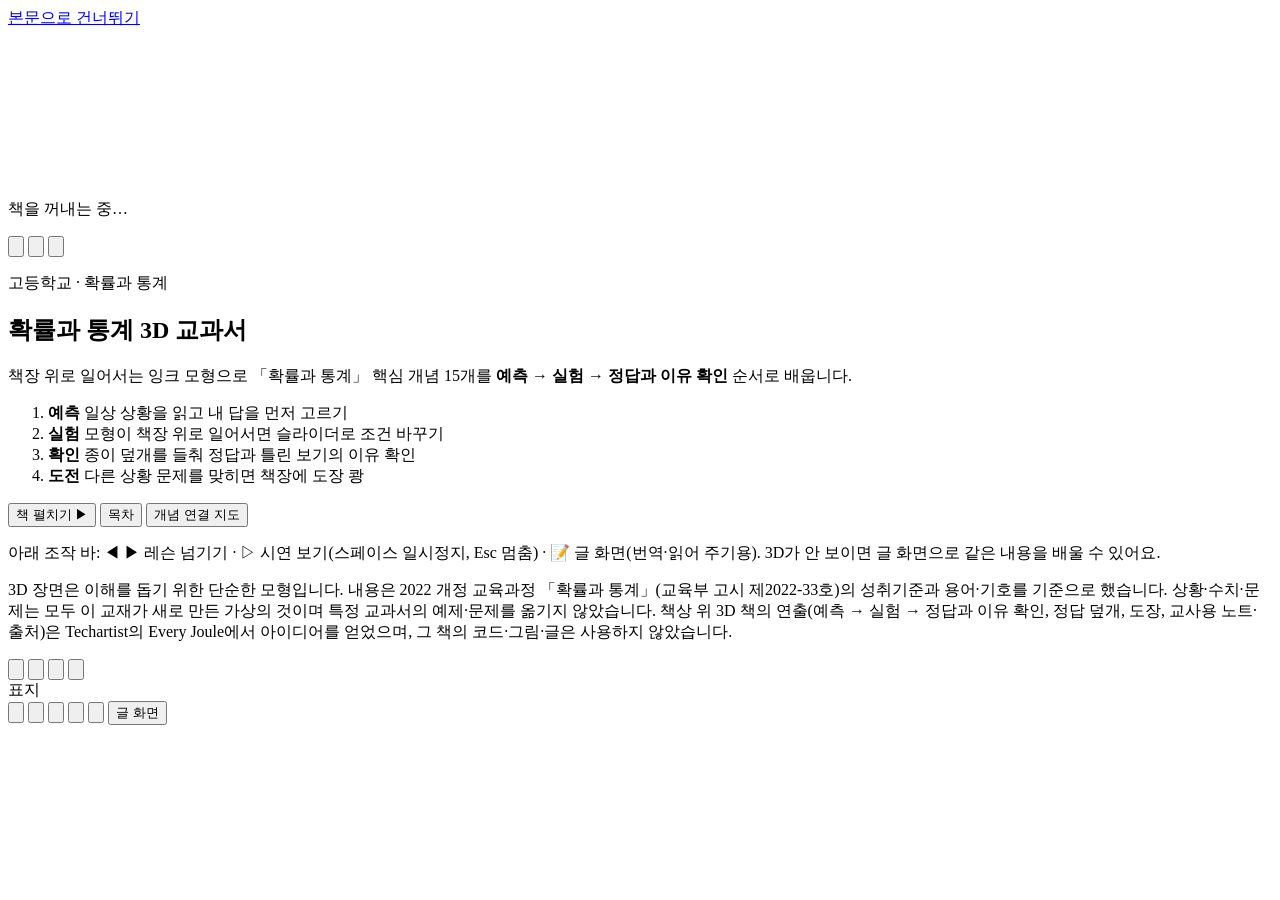
<file: src/shell.html>
<!doctype html>
<html lang="ko">
<head>
<meta charset="utf-8">
<meta name="viewport" content="width=device-width, initial-scale=1">
<title>확률과 통계 3D 교과서</title>
<meta name="description" content="책상 위에 펼친 3D 책에서 2022 개정 교육과정 「확률과 통계」 핵심 개념 15개를 예측 → 실험 → 정답과 이유 확인 순서로 배웁니다.">
<link rel="preconnect" href="https://fonts.googleapis.com">
<link rel="preconnect" href="https://fonts.gstatic.com" crossorigin>
<link rel="stylesheet" href="https://fonts.googleapis.com/css2?family=Nanum+Pen+Script&family=Noto+Sans+KR:wght@400;500;700&family=Noto+Serif+KR:wght@400;700;900&display=swap">
<style>
/*CSS*/
</style>
</head>
<body>
<a class="skip" href="#main">본문으로 건너뛰기</a>

<div id="stage3d">
  <canvas id="scene" tabindex="0" role="img" aria-label="책상 위에 놓인 확률과 통계 3D 교과서. 끌어서 시점을 돌리고, 휠로 확대·축소할 수 있어요."></canvas>
</div>
<p class="loading" id="loading" role="status">책을 꺼내는 중…</p>
<!-- 터치 화면·좁은 화면용 확대·축소 버튼 (두 손가락으로도 됨) -->
<div class="zoomctl glass" id="zoomCtl" role="group" aria-label="3D 확대·축소">
  <button type="button" class="ib" id="zIn" aria-label="확대"><svg viewBox="0 0 24 24" aria-hidden="true"><path d="M12 5v14M5 12h14"/></svg></button>
  <button type="button" class="ib" id="zOut" aria-label="축소"><svg viewBox="0 0 24 24" aria-hidden="true"><path d="M5 12h14"/></svg></button>
  <button type="button" class="ib" id="zHome" aria-label="시점 처음으로"><svg viewBox="0 0 24 24" aria-hidden="true"><path d="M4 12a8 8 0 1 0 3-6.2M4 4v5h5"/></svg></button>
</div>

<main id="main">
  <!-- 표지 카드 -->
  <section id="cover" class="glass panel coverCard" aria-labelledby="coverH">
    <p class="kicker">고등학교 · 확률과 통계</p>
    <h1 id="coverH">확률과 통계 <span>3D 교과서</span></h1>
    <p class="lead">책장 위로 일어서는 잉크 모형으로 「확률과 통계」 핵심 개념 15개를 <b>예측 → 실험 → 정답과 이유 확인</b> 순서로 배웁니다.</p>
    <ol class="how">
      <li><b>예측</b> 일상 상황을 읽고 내 답을 먼저 고르기</li>
      <li><b>실험</b> 모형이 책장 위로 일어서면 슬라이더로 조건 바꾸기</li>
      <li><b>확인</b> 종이 덮개를 들춰 정답과 틀린 보기의 이유 확인</li>
      <li><b>도전</b> 다른 상황 문제를 맞히면 책장에 도장 쾅</li>
    </ol>
    <div class="row wrap">
      <button type="button" class="btn primary" id="btnOpen">책 펼치기 ▶</button>
      <button type="button" class="btn ghost" id="btnCoverToc">목차</button>
      <button type="button" class="btn ghost" id="btnCoverGraph">개념 연결 지도</button>
    </div>
    <p class="note">아래 조작 바: ◀ ▶ 레슨 넘기기 · ▷ 시연 보기(스페이스 일시정지, Esc 멈춤) · 📝 글 화면(번역·읽어 주기용). 3D가 안 보이면 글 화면으로 같은 내용을 배울 수 있어요.</p>
  </section>

  <!-- 레슨 -->
  <article id="lesson" hidden aria-labelledby="lTitle">
    <header class="lhead">
      <p class="kicker" id="unitTag"></p>
      <h1 id="lTitle" tabindex="-1"></h1>
      <p class="concept" id="lConcept"></p>
      <ol class="steps" id="steps" aria-label="학습 단계"><li>예측</li><li>실험</li><li>정답</li><li>도전</li><li>완료</li></ol>
    </header>

    <section id="pPredict" class="glass panel side" aria-labelledby="hPred">
      <button type="button" class="x" data-close aria-label="창 닫기">✕</button>
      <p class="kicker" id="hPred">① 예측</p>
      <p class="situation" id="situation"></p>
      <details class="terms"><summary>용어 풀이</summary><dl id="terms"></dl></details>
      <fieldset class="q"><legend id="predQ"></legend><div id="predOpts"></div></fieldset>
      <div class="row wrap"><button type="button" class="btn primary" id="btnStart" disabled>이 답으로 실험 시작 ▶</button><span class="hint" id="startHint" role="status"></span></div>
    </section>

    <section id="pTry" class="glass panel try" aria-labelledby="hTry">
      <div class="lock" data-lock>먼저 예측을 고르고 <b>실험 시작</b>을 누르면 열려요.</div>
      <div class="body">
        <div class="tryhead"><p class="kicker" id="hTry">② 실험</p><button type="button" class="btn ghost sm" id="btnTryMin" aria-expanded="true">접기</button></div>
        <div class="tryfold" id="tryFold">
          <label for="slider" id="sliderLabel"></label>
          <div class="sliderrow"><input type="range" id="slider"><output id="sliderOut" for="slider" aria-live="polite"></output></div>
          <div class="row wrap">
            <button type="button" class="btn ghost sm" id="btnReset">↺ 처음으로</button>
            <button type="button" class="btn ghost sm" id="btnPause" aria-pressed="false">⏸ 움직임 멈춤</button>
            <span id="actions" class="row wrap"></span>
          </div>
          <div class="keybox" id="keyBox" aria-live="polite"></div>
          <table class="readout" aria-live="polite"><caption>계산 결과</caption><tbody id="readout"></tbody></table>
          <div class="legend" id="legend"></div>
          <details class="fig2d"><summary>2D 그림과 생략한 조건</summary><svg id="svgFig" viewBox="0 0 420 220" role="img" aria-label=""></svg><p class="small" id="omitted"></p></details>
          <div class="row"><button type="button" class="btn primary" id="btnToFlap">덮개 들춰 정답 보기 ▶</button></div>
        </div>
      </div>
    </section>

    <section id="pAnswer" class="glass panel side" aria-labelledby="hAns">
      <button type="button" class="x" data-close aria-label="창 닫기">✕</button>
      <p class="kicker" id="hAns">③ 정답과 이유</p>
      <div class="lock" data-lock>실험을 시작하면 정답 덮개를 들출 수 있어요.</div>
      <button type="button" class="flapHtml" id="btnReveal"><span class="ftxt">종이 덮개를 들춰 정답 보기</span><span class="fsub">내 예측을 정했다면 눌러 보세요.</span></button>
      <div id="answerBox" aria-live="polite"></div>
      <div class="row wrap" id="ansNext" hidden>
        <button type="button" class="btn primary" id="btnToApply">도전 문제 풀기 ▶</button>
        <button type="button" class="btn ghost sm" data-teacher="t">교사용 노트</button>
        <button type="button" class="btn ghost sm" data-teacher="s">근거·출처</button>
      </div>
    </section>

    <section id="pApply" class="glass panel side" aria-labelledby="hApp">
      <button type="button" class="x" data-close aria-label="창 닫기">✕</button>
      <p class="kicker" id="hApp">④ 도전 — 다른 상황에 적용하기</p>
      <div class="lock" data-lock>정답 덮개를 들추면 도전 문제가 열려요.</div>
      <div class="body">
        <fieldset class="q"><legend id="aQ"></legend><div id="aOpts"></div></fieldset>
        <div class="row"><button type="button" class="btn primary" id="btnCheck" disabled>확인하기</button></div>
        <div id="aResult" hidden aria-live="polite"></div>
      </div>
    </section>

    <section id="pTeacher" class="glass panel side wide" aria-labelledby="hTea">
      <button type="button" class="x" data-close aria-label="창 닫기">✕</button>
      <p class="kicker" id="hTea">교사용 노트 · 근거와 출처</p>
      <div class="lock" data-lock>정답 덮개를 들추면 열려요.</div>
      <div class="body">
        <div class="tabs" role="tablist"><button type="button" role="tab" id="tabT" aria-selected="true" aria-controls="teacherBox">교사용 노트</button><button type="button" role="tab" id="tabS" aria-selected="false" aria-controls="sourceBox">근거·출처</button></div>
        <div id="teacherBox" role="tabpanel" aria-labelledby="tabT"></div>
        <div id="sourceBox" role="tabpanel" aria-labelledby="tabS" hidden></div>
      </div>
    </section>
  </article>

  <footer class="foot" id="foot">
    <p>3D 장면은 이해를 돕기 위한 단순한 모형입니다. 내용은 2022 개정 교육과정 「확률과 통계」(교육부 고시 제2022-33호)의 성취기준과 용어·기호를 기준으로 했습니다. 상황·수치·문제는 모두 이 교재가 새로 만든 가상의 것이며 특정 교과서의 예제·문제를 옮기지 않았습니다. 책상 위 3D 책의 연출(예측 → 실험 → 정답과 이유 확인, 정답 덮개, 도장, 교사용 노트·출처)은 Techartist의 Every Joule에서 아이디어를 얻었으며, 그 책의 코드·그림·글은 사용하지 않았습니다.</p>
  </footer>
</main>

<nav id="toc" class="glass drawer" aria-label="목차" hidden>
  <div class="row between"><h2>목차</h2><button type="button" class="x" id="tocClose" aria-label="목차 닫기">✕</button></div>
  <a href="#/" class="tocCover">표지</a>
  <div id="tocList"></div>
</nav>

<section id="graph" class="glass graphPanel" role="dialog" aria-labelledby="graphH" hidden>
  <div class="ghead"><p class="kicker">연결</p><h2 id="graphH">개념 연결 지도</h2>
    <p class="glegend" aria-hidden="true"><span class="lg u0"></span>경우의 수 <span class="lg u1"></span>확률 <span class="lg u2"></span>통계 <span class="lg c"></span>공통 개념 <span class="lg d"></span>도장 받은 레슨</p>
    <button type="button" class="x" id="graphClose" aria-label="연결 지도 닫기">✕</button></div>
  <div class="gbody"><svg id="gSvg" class="gsvg" role="group" aria-label="레슨과 공통 개념을 선으로 이은 지도. 레슨 점을 누르면 그 레슨으로 들어갑니다."></svg><div class="ginfo" id="gInfo" aria-live="polite"></div></div>
  <details class="glist"><summary>목록으로 보기</summary><div id="gList"></div></details>
</section>

<div class="pill glass" id="pill" role="toolbar" aria-label="책 조작">
  <button type="button" class="ib" id="btnToc" aria-label="목차" aria-expanded="false" aria-controls="toc"><svg viewBox="0 0 24 24" aria-hidden="true"><path d="M4 7h16M4 12h16M4 17h16"/></svg></button>
  <button type="button" class="ib" id="btnGraph" aria-label="개념 연결 지도" aria-expanded="false" aria-controls="graph"><svg viewBox="0 0 24 24" aria-hidden="true"><path d="M7.6 8.6l3.3 6.2M16.4 8.1l-3.2 6.7M8.3 6.8l7.4-.6"/><circle cx="6" cy="7" r="2.2"/><circle cx="18" cy="6" r="2.2"/><circle cx="12" cy="17.5" r="2.8" class="fill"/></svg></button>
  <button type="button" class="ib" id="btnPrev" aria-label="이전 레슨"><svg viewBox="0 0 24 24" aria-hidden="true"><path d="M15 5l-7 7 7 7"/></svg></button>
  <button type="button" class="ib" id="btnDemo" aria-label="시연 보기" aria-pressed="false"><svg viewBox="0 0 24 24" aria-hidden="true" id="icoDemo"><path d="M8 5l11 7-11 7z" class="fill"/></svg></button>
  <div class="cap" id="cap" role="status" aria-live="polite"><span class="num" id="capNum"></span><span class="txt" id="capTxt">표지</span><span class="dots" id="capDots" aria-hidden="true"></span></div>
  <button type="button" class="ib" id="btnNext" aria-label="다음 레슨"><svg viewBox="0 0 24 24" aria-hidden="true"><path d="M9 5l7 7-7 7"/></svg></button>
  <span class="sep" aria-hidden="true"></span>
  <button type="button" class="ib" id="btnSound" aria-label="소리 켜기" aria-pressed="false"><svg viewBox="0 0 24 24" aria-hidden="true"><path d="M4 10h4l5-4v12l-5-4H4z" class="fill"/><path id="sndWave" d="M16 9l5 6M21 9l-5 6"/></svg></button>
  <button type="button" class="ib" id="btnTheme" aria-label="밝게/어둡게"><svg viewBox="0 0 24 24" aria-hidden="true"><circle cx="12" cy="12" r="8"/><path d="M12 4a8 8 0 0 1 0 16z" class="fill"/></svg></button>
  <button type="button" class="ib" id="btnStill" aria-label="움직임 줄이기" aria-pressed="false"><svg viewBox="0 0 24 24" aria-hidden="true"><path d="M4 16c2-6 6-9 9-9s5 3 6 5M3 19h18"/><circle cx="17" cy="9" r="1.2" class="fill"/></svg></button>
  <button type="button" class="ib" id="btnTeach" aria-label="교사용 노트"><svg viewBox="0 0 24 24" aria-hidden="true"><path d="M2 9l10-5 10 5-10 5z"/><path d="M6 11v5c3 2 9 2 12 0v-5"/></svg></button>
  <button type="button" class="ib wide" id="btnMode" aria-label="글 화면으로 바꾸기"><span id="modeTxt">글 화면</span></button>
</div>
<p class="toast" id="toast" role="status" aria-live="polite"></p>
<noscript><p style="padding:16px">이 페이지는 JavaScript가 필요합니다.</p></noscript>

<script>
/*JS*/
</script>
</body>
</html>
</file>
